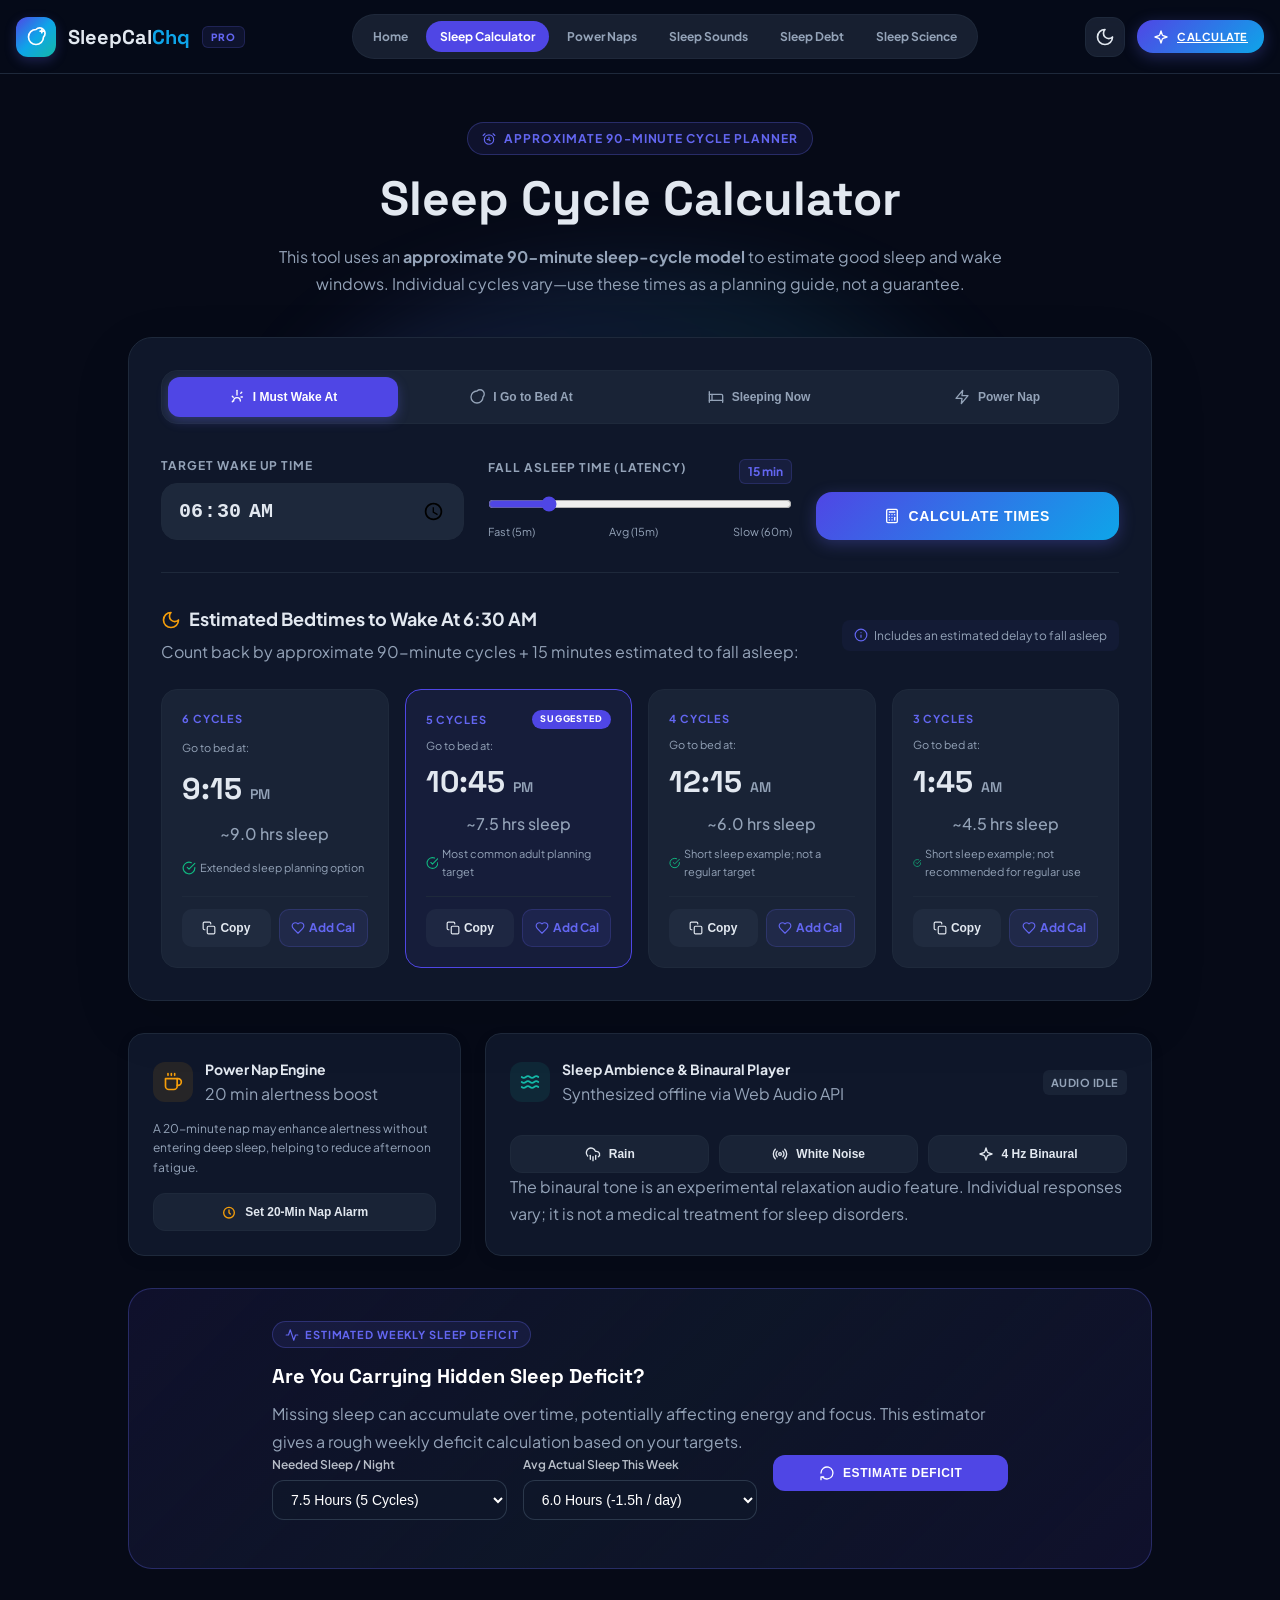
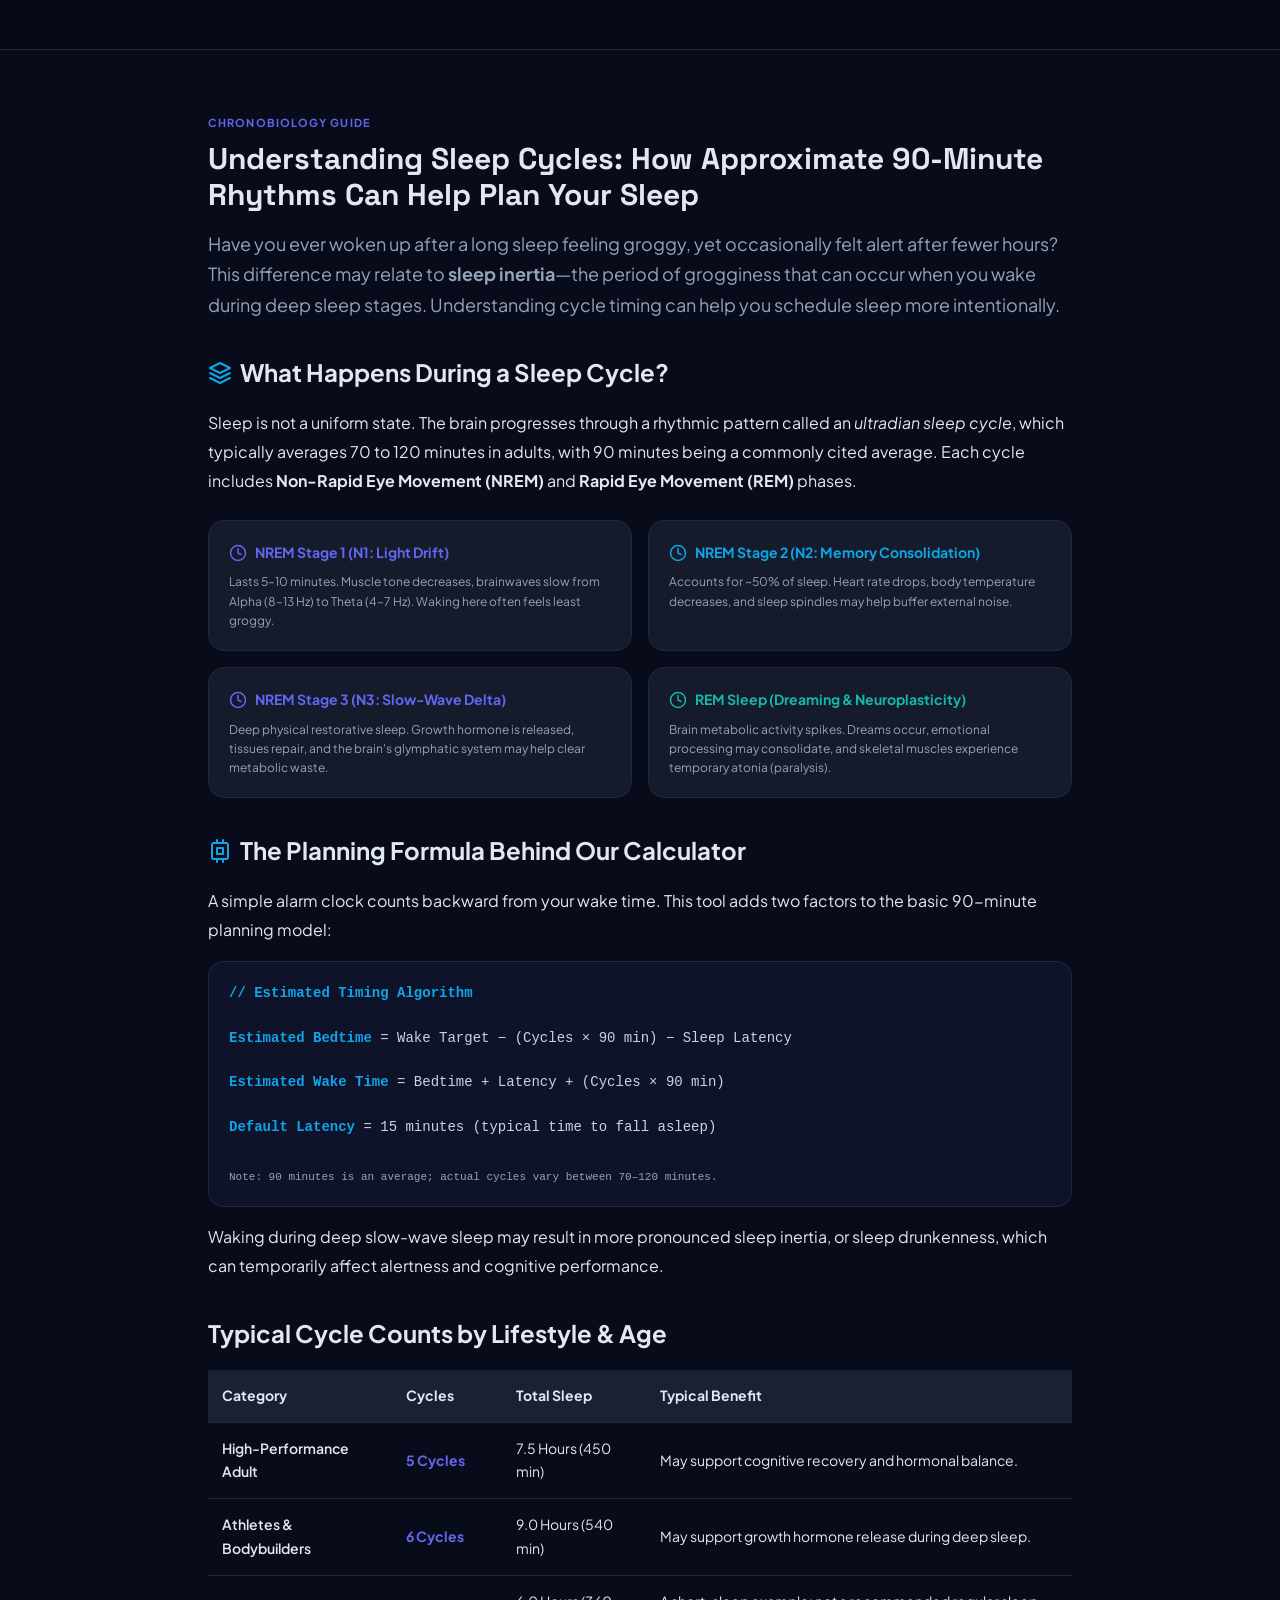
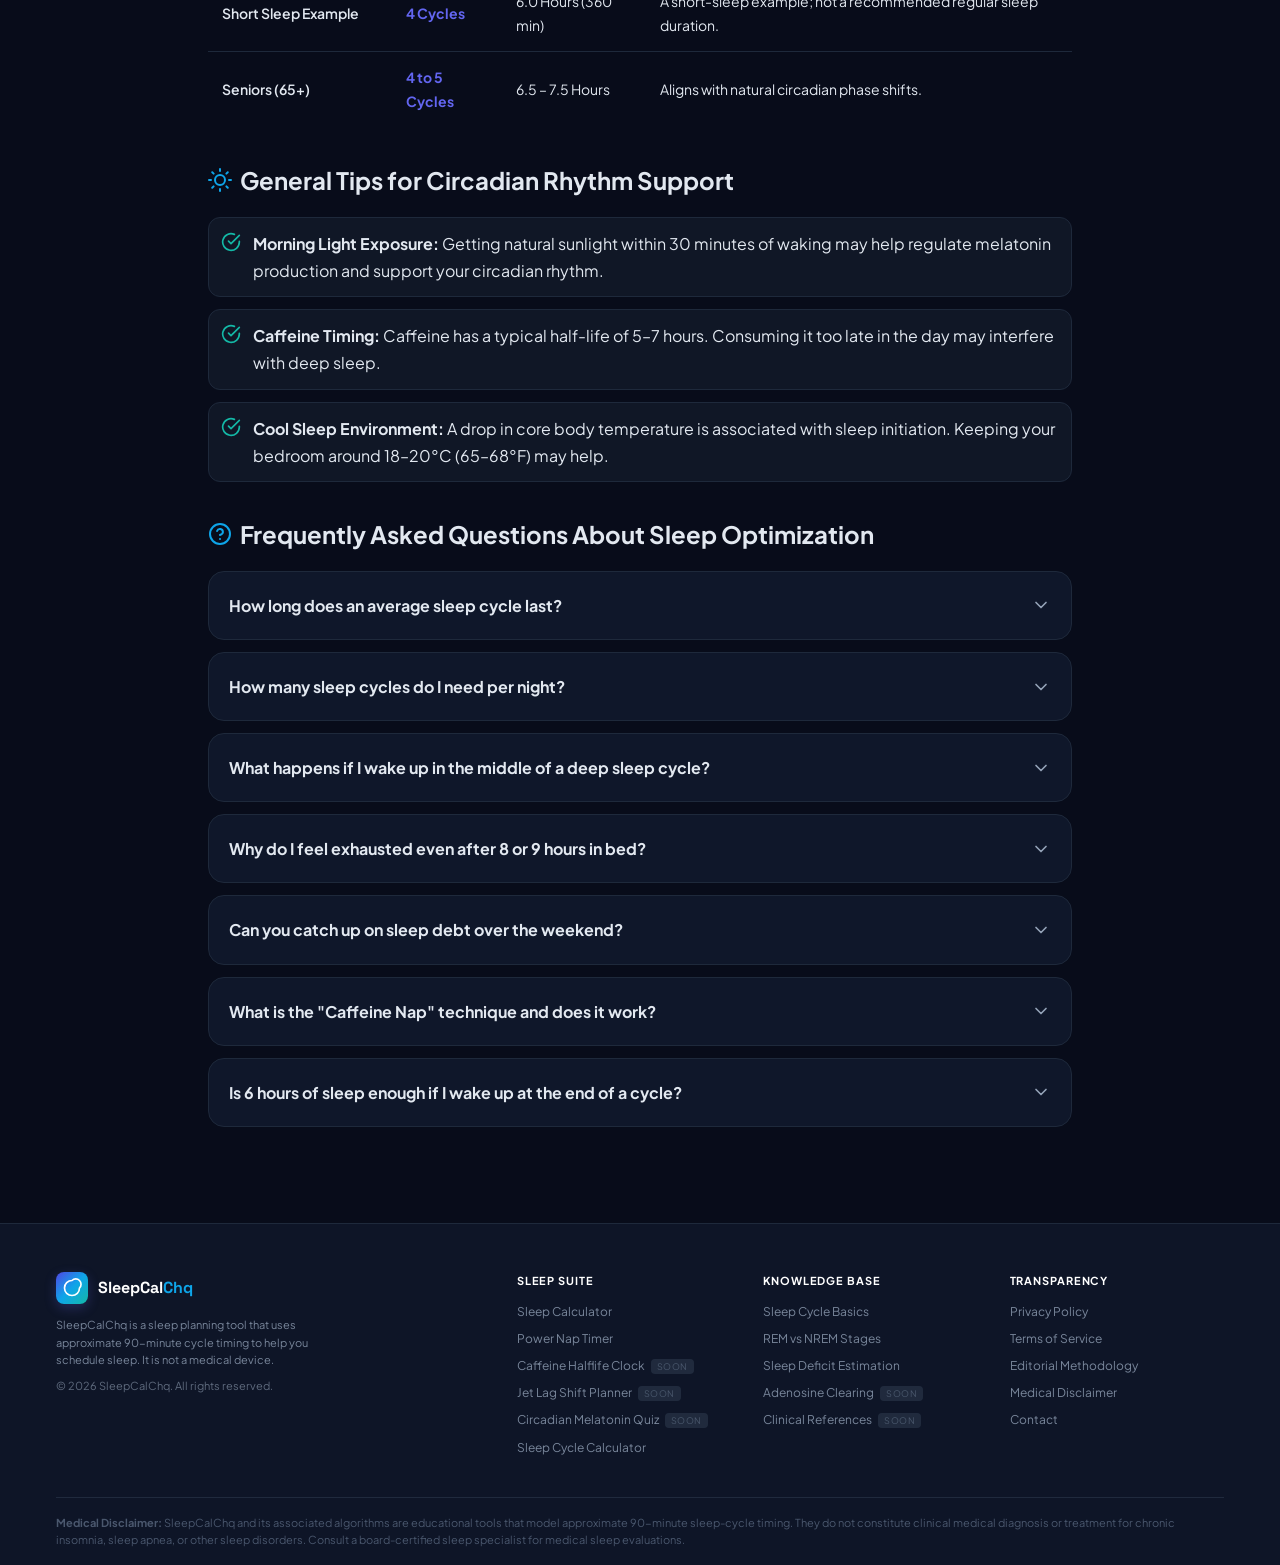
<file: index.html>
<!DOCTYPE html>
<html lang="en" class="dark">
<head>
    <meta charset="UTF-8">
    <meta name="viewport" content="width=device-width, initial-scale=1.0">
    <title>Sleep Cycle Calculator | Bedtime & Wake Up Time Calculator</title>
    <meta name="description" content="Use a sleep cycle calculator to estimate bedtime and wake-up times with an approximate 90-minute sleep-cycle model. Plan your sleep schedule with practical timing estimates.">
    <meta name="keywords" content="sleep cycle calculator, 90 minute sleep cycle, REM sleep calculator, best time to wake up, what time should I go to sleep, sleep debt calculator, circadian rhythm calculator">
    <link rel="canonical" href="https://sleepcalchq.com/">

<!-- Google tag (gtag.js) -->
<script async src="https://www.googletagmanager.com/gtag/js?id=G-QRT7QBW2EH"></script>
<script>
  window.dataLayer = window.dataLayer || [];
  function gtag(){dataLayer.push(arguments);}
  gtag('js', new Date());

  gtag('config', 'G-QRT7QBW2EH');
</script>
    
    <!-- Open Graph / Social Meta -->
    <meta property="og:type" content="website">
    <meta property="og:title" content="Sleep Cycle Calculator | Bedtime & Wake Up Time Calculator">
    <meta property="og:description" content="Use a sleep cycle calculator to estimate bedtime and wake-up times with an approximate 90-minute sleep-cycle model. Plan your sleep schedule with practical timing estimates.">
    <meta property="og:url" content="https://sleepcalchq.com/">
    <meta property="og:image" content="https://sleepcalchq.com/assets/og-preview.png">
    <meta property="og:image:width" content="1200">
    <meta property="og:image:height" content="630">

    <!-- Twitter Card -->
    <meta name="twitter:card" content="summary_large_image">
    <meta name="twitter:title" content="Sleep Cycle Calculator | Bedtime & Wake Up Time Calculator">
    <meta name="twitter:description" content="Use a sleep cycle calculator to estimate bedtime and wake-up times with an approximate 90-minute sleep-cycle model. Plan your sleep schedule with practical timing estimates.">
    <meta name="twitter:image" content="https://sleepcalchq.com/assets/og-preview.png">

    <!-- Favicon (Data URI SVG) -->
    <link rel="icon" type="image/svg+xml" href="data:image/svg+xml,%3Csvg xmlns='http://www.w3.org/2000/svg' viewBox='0 0 24 24' fill='%230284c7'%3E%3Cpath d='M12 3a6 6 0 0 1 9 9 9 9 0 1 1-9-9Z'/%3E%3C/svg%3E">

    <!-- Google Fonts -->
    <link rel="preconnect" href="https://fonts.googleapis.com">
    <link rel="preconnect" href="https://fonts.gstatic.com" crossorigin>
    <link href="https://fonts.googleapis.com/css2?family=Plus+Jakarta+Sans:wght@300;400;500;600;700;800&family=Space+Grotesk:wght@500;700&display=swap" rel="stylesheet">

    <!-- External CSS -->
    <link rel="stylesheet" href="/assets/css/main.css">

    <!-- Inline style for menu fixes (needed for mobile display) -->
    <style>
        /* ===== Home link visibility (Desktop & Mobile) ===== */
        .nav-desktop a[href="/"],
        .mobile-menu a[href="/"] {
            display: inline-flex !important;
            visibility: visible !important;
        }

        /* ===== Mobile menu styling ===== */
        .mobile-menu {
            display: none;
            position: fixed;
            top: 60px;
            left: 0;
            right: 0;
            background: #0f172a;
            padding: 1rem;
            z-index: 9999;
            flex-direction: column;
            gap: 0.5rem;
            border-bottom: 1px solid rgba(148, 163, 184, 0.2);
            box-shadow: 0 8px 24px rgba(0, 0, 0, 0.3);
        }
        .mobile-menu.active {
            display: flex;
        }
        .mobile-menu a {
            color: #e2e8f0;
            padding: 0.75rem 1rem;
            text-decoration: none;
            border-radius: 8px;
            font-size: 0.875rem;
            font-weight: 500;
        }
        .mobile-menu a:hover {
            background: rgba(148, 163, 184, 0.1);
        }

        /* Desktop: hide mobile button & menu */
        @media (min-width: 769px) {
            .mobile-menu-btn {
                display: none !important;
            }
            .mobile-menu {
                display: none !important;
            }
        }
        /* Mobile: hide desktop nav, show hamburger */
        @media (max-width: 768px) {
            .nav-desktop {
                display: none !important;
            }
            .mobile-menu-btn {
                display: inline-flex !important;
            }
        }
    </style>

    <!-- JSON-LD Advanced Schema (fixed with proper closing) -->
    <script type="application/ld+json">
        {
            "@context": "https://schema.org",
            "@graph": [{
                "@type": "WebApplication",
                "name": "SleepCalChq",
                "url": "https://sleepcalchq.com/",
                "applicationCategory": "HealthApplication",
                "operatingSystem": "All",
                "offers": {
                    "@type": "Offer",
                    "price": "0",
                    "priceCurrency": "USD"
                },
                "featureList": [
                    "90-minute sleep cycle estimator",
                    "Wake time bedtime planner",
                    "Power nap optimizer",
                    "Sleep debt calculator",
                    "Ambient sound synthesizer"
                ],
                "browserRequirements": "Requires JavaScript"
            }, {
                "@type": "WebSite",
                "name": "SleepCalChq",
                "url": "https://sleepcalchq.com/",
                "potentialAction": {
                    "@type": "SearchAction",
                    "target": "https://sleepcalchq.com/?q={search_term_string}",
                    "query-input": "required name=search_term_string"
                }
            }, {
                "@type": "Organization",
                "name": "SleepCalChq",
                "url": "https://sleepcalchq.com/",
                "logo": "https://sleepcalchq.com/assets/logo.png",
                "contactPoint": {
                    "@type": "ContactPoint",
                    "email": "supportsleepcalchq@gmail.com",
                    "contactType": "customer support"
                }
            }, {
                "@type": "BreadcrumbList",
                "itemListElement": [{
                    "@type": "ListItem",
                    "position": 1,
                    "name": "Home",
                    "item": "https://sleepcalchq.com/"
                }, {
                    "@type": "ListItem",
                    "position": 2,
                    "name": "Sleep Cycle Calculator",
                    "item": "https://sleepcalchq.com/#calculator-hub"
                }]
            }, {
                "@type": "FAQPage",
                "mainEntity": [{
                    "@type": "Question",
                    "name": "How long does an average sleep cycle last?",
                    "acceptedAnswer": {
                        "@type": "Answer",
                        "text": "Most people experience ultradian sleep cycles lasting between 70 to 120 minutes, with 90 minutes being a commonly cited average. The exact duration varies from person to person and can change throughout the night."
                    }
                }, {
                    "@type": "Question",
                    "name": "How many sleep cycles do I need per night?",
                    "acceptedAnswer": {
                        "@type": "Answer",
                        "text": "The number of cycles varies by individual. Many adults function best with 5 cycles (approximately 7.5 hours) of sleep. Some people feel refreshed after 4 cycles (6 hours), while athletes or those with high physical demands may require 6 cycles (9 hours)."
                    }
                }, {
                    "@type": "Question",
                    "name": "What happens if I wake up in the middle of a deep sleep cycle?",
                    "acceptedAnswer": {
                        "@type": "Answer",
                        "text": "Waking during deep slow-wave (delta) sleep can cause a phenomenon called sleep inertia — a period of grogginess and cognitive impairment. This occurs because the brain is abruptly interrupted during a high-adenosine state, which may take up to an hour to clear."
                    }
                }, {
                    "@type": "Question",
                    "name": "Why do I feel exhausted even after 8 or 9 hours in bed?",
                    "acceptedAnswer": {
                        "@type": "Answer",
                        "text": "Even with enough total sleep, fragmented sleep cycles, sleep apnea, or frequent mid-cycle awakenings can reduce the quality of sleep. The balance between light, deep, and REM sleep is crucial; waking at the wrong time can leave you feeling unrefreshed."
                    }
                }, {
                    "@type": "Question",
                    "name": "Can you catch up on sleep debt over the weekend?",
                    "acceptedAnswer": {
                        "@type": "Answer",
                        "text": "Partially, but not entirely. Sleeping in on Saturday can recover acute fatigue, but may not reverse long-term metabolic disruption from chronic sleep restriction. A healthier approach is going to bed 45 minutes earlier each night rather than sleeping 3 hours later on weekends."
                    }
                }, {
                    "@type": "Question",
                    "name": "What is the 'Caffeine Nap' technique and does it work?",
                    "acceptedAnswer": {
                        "@type": "Answer",
                        "text": "A caffeine nap involves drinking a shot of espresso and immediately lying down for a 20-minute nap. Caffeine takes roughly 20 to 25 minutes to be absorbed, so it may enhance alertness as you wake before entering deep sleep. Many people find it helpful, though individual responses vary."
                    }
                }, {
                    "@type": "Question",
                    "name": "Is 6 hours of sleep enough if I wake up at the end of a cycle?",
                    "acceptedAnswer": {
                        "@type": "Answer",
                        "text": "Waking at the end of a cycle may reduce morning grogginess compared to waking mid-cycle. However, consistently sleeping only 6 hours over long periods is linked to cumulative sleep deficit and reduced cognitive performance. Most adults generally need at least 7 hours of sleep per night, although individual sleep needs vary. The 7.5-hour setting in this calculator is a practical planning example, not a universal target."
                    }
                }]
            }]
        }
    </script>
</head>
<body class="dark">

    <!-- ===================== Header ===================== -->
    <header class="app-header">
        <div class="header-inner">
            <a href="/" class="logo">
                <div class="logo-icon">
                    <!-- moon-star icon -->
                    <svg xmlns="http://www.w3.org/2000/svg" viewBox="0 0 24 24" fill="none" stroke="currentColor" stroke-width="2" stroke-linecap="round" stroke-linejoin="round"><path d="M12 3a6 6 0 0 1 9 9 9 9 0 1 1-9-9Z"/><path d="M19 3v4"/><path d="M21 5h-4"/></svg>
                </div>
                <div class="logo-text">SleepCal<span>Chq</span></div>
                <span class="logo-badge">Pro</span>
            </a>

            <!-- Fixed: added closing </nav> -->
            <nav class="nav-desktop" id="nav-desktop" aria-label="Main navigation">
                <a href="/">Home</a>
                <a href="#calculator-hub" class="active">Sleep Calculator</a>
                <a href="#nap-optimizer">Power Naps</a>
                <a href="#sound-synthesizer">Sleep Sounds</a>
                <a href="#sleep-debt">Sleep Debt</a>
                <a href="#science-guide">Sleep Science</a>
            </nav>

            <div class="header-actions">
                <button id="theme-toggle" class="header-btn" aria-label="Toggle dark/light theme" aria-expanded="false" aria-controls="theme-icon">
                    <svg id="theme-icon" xmlns="http://www.w3.org/2000/svg" viewBox="0 0 24 24" fill="none" stroke="currentColor" stroke-width="2" stroke-linecap="round" stroke-linejoin="round"><path d="M12 3a6 6 0 0 0 9 9 9 9 0 1 1-9-9Z"/></svg>
                </button>
                <button id="mobile-menu-btn" class="header-btn mobile-menu-btn" aria-label="Open menu" aria-expanded="false" aria-controls="mobile-menu">
                    <svg xmlns="http://www.w3.org/2000/svg" viewBox="0 0 24 24" fill="none" stroke="currentColor" stroke-width="2" stroke-linecap="round" stroke-linejoin="round"><line x1="4" y1="6" x2="20" y2="6"/><line x1="4" y1="12" x2="20" y2="12"/><line x1="4" y1="18" x2="20" y2="18"/></svg>
                </button>
                <a href="#calculator-hub" class="calc-btn" style="width:auto; padding:0.5rem 1rem; font-size:0.6875rem;">
                    <svg xmlns="http://www.w3.org/2000/svg" viewBox="0 0 24 24" fill="none" stroke="currentColor" stroke-width="2" stroke-linecap="round" stroke-linejoin="round"><path d="M12 3l1.9 5.8a2 2 0 0 0 1.3 1.3L21 12l-5.8 1.9a2 2 0 0 0-1.3 1.3L12 21l-1.9-5.8a2 2 0 0 0-1.3-1.3L3 12l5.8-1.9a2 2 0 0 0 1.3-1.3L12 3Z"/></svg>
                    Calculate
                </a>
            </div>
        </div>

        <!-- Mobile Navigation Dropdown -->
        <div id="mobile-menu" class="mobile-menu" aria-label="Mobile navigation">
            <a href="/">Home</a>
            <a href="#calculator-hub">Sleep Calculator</a>
            <a href="#nap-optimizer">Power Naps</a>
            <a href="#sound-synthesizer">Sleep Sounds</a>
            <a href="#sleep-debt">Sleep Debt</a>
            <a href="#science-guide">Sleep Science</a>
        </div>
        
    </header>

    <!-- ===================== Main Content ===================== -->
    <main class="flex-1">

        <!-- Hero + Calculator Section -->
        <section class="hero" id="calculator-hub">
            <div class="container">
                <div class="hero-content">
                    <div class="hero-badge">
                        <svg xmlns="http://www.w3.org/2000/svg" viewBox="0 0 24 24" fill="none" stroke="currentColor" stroke-width="2" stroke-linecap="round" stroke-linejoin="round"><circle cx="12" cy="13" r="8"/><path d="M12 9v4l2 2"/><path d="M5 3L2 6"/><path d="M19 3l3 3"/><path d="M9 13h2"/></svg>
                        Approximate 90-Minute Cycle Planner
                    </div>
                    <h1>Sleep Cycle Calculator</h1>
                    <p>This tool uses an <strong>approximate 90-minute sleep-cycle model</strong> to estimate good sleep and wake windows. Individual cycles vary—use these times as a planning guide, not a guarantee.</p>
                </div>

                <!-- Main Calculator Card -->
                <div class="calculator-card">
                    <!-- Mode Tabs -->
                    <div class="tabs" role="tablist" aria-label="Sleep calculator modes">
                        <button onclick="switchMode('wakeAt')" id="tab-wakeAt" class="tab-btn active" role="tab" aria-selected="true" aria-controls="input-container">
                            <svg xmlns="http://www.w3.org/2000/svg" viewBox="0 0 24 24" fill="none" stroke="currentColor" stroke-width="2" stroke-linecap="round" stroke-linejoin="round"><path d="M17 18a5 5 0 0 0-10 0"/><path d="M12 9V2"/><path d="M4.93 10.93l1.41 1.41"/><path d="M20 12h-2"/><path d="M6.34 17.66l-1.41 1.41"/><path d="M19.07 4.93l-1.41 1.41"/></svg>
                            I Must Wake At
                        </button>
                        <button onclick="switchMode('sleepAt')" id="tab-sleepAt" class="tab-btn" role="tab" aria-selected="false">
                            <svg xmlns="http://www.w3.org/2000/svg" viewBox="0 0 24 24" fill="none" stroke="currentColor" stroke-width="2" stroke-linecap="round" stroke-linejoin="round"><path d="M12 3a6 6 0 0 1 9 9 9 9 0 1 1-9-9Z"/></svg>
                            I Go to Bed At
                        </button>
                        <button onclick="switchMode('sleepNow')" id="tab-sleepNow" class="tab-btn" role="tab" aria-selected="false">
                            <svg xmlns="http://www.w3.org/2000/svg" viewBox="0 0 24 24" fill="none" stroke="currentColor" stroke-width="2" stroke-linecap="round" stroke-linejoin="round"><path d="M2 4v16"/><path d="M2 8h18a2 2 0 0 1 2 2v10"/><path d="M2 17h20"/><path d="M6 8v9"/></svg>
                            Sleeping Now
                        </button>
                        <button onclick="switchMode('napMode')" id="tab-napMode" class="tab-btn" role="tab" aria-selected="false">
                            <svg xmlns="http://www.w3.org/2000/svg" viewBox="0 0 24 24" fill="none" stroke="currentColor" stroke-width="2" stroke-linecap="round" stroke-linejoin="round"><path d="M13 2L3 14h9l-1 8 10-12h-9l1-8z"/></svg>
                            Power Nap
                        </button>
                    </div>

                    <!-- Input Section -->
                    <div id="input-container" class="input-grid">
                        <div id="time-input-wrapper" class="input-group">
                            <label for="target-time" id="time-label">Target Wake Up Time</label>
                            <input type="time" id="target-time" value="06:30" aria-label="Target time">
                        </div>

                        <div class="input-group">
                            <div class="latency-label-row">
                                <label for="latency-slider">Fall Asleep Time (Latency)</label>
                                <span id="latency-val" class="latency-value">15 min</span>
                            </div>
                            <input type="range" id="latency-slider" min="5" max="60" value="15" step="5" class="latency-range" oninput="updateLatency(this.value)" aria-label="Sleep latency minutes">
                            <div class="latency-legend">
                                <span>Fast (5m)</span>
                                <span>Avg (15m)</span>
                                <span>Slow (60m)</span>
                            </div>
                        </div>

                        <div class="input-group">
                            <button onclick="calculateCycles()" class="calc-btn">
                                <svg xmlns="http://www.w3.org/2000/svg" viewBox="0 0 24 24" fill="none" stroke="currentColor" stroke-width="2" stroke-linecap="round" stroke-linejoin="round"><rect x="4" y="2" width="16" height="20" rx="2"/><line x1="8" y1="6" x2="16" y2="6"/><line x1="16" y1="14" x2="16" y2="18"/><path d="M8 10h.01"/><path d="M12 10h.01"/><path d="M16 10h.01"/><path d="M8 14h.01"/><path d="M12 14h.01"/><path d="M8 18h.01"/><path d="M12 18h.01"/></svg>
                                Calculate Times
                            </button>
                        </div>
                    </div>

                    <!-- Results Area -->
                    <div id="results-area" class="results-area">
                        <div class="results-header">
                            <div>
                                <h3 id="results-title" class="results-title">
                                    <svg xmlns="http://www.w3.org/2000/svg" viewBox="0 0 24 24" fill="none" stroke="currentColor" stroke-width="2" stroke-linecap="round" stroke-linejoin="round"><path d="M12 3l1.9 5.8a2 2 0 0 0 1.3 1.3L21 12l-5.8 1.9a2 2 0 0 0-1.3 1.3L12 21l-1.9-5.8a2 2 0 0 0-1.3-1.3L3 12l5.8-1.9a2 2 0 0 0 1.3-1.3L12 3Z"/></svg>
                                    Estimated Times to Sleep
                                </h3>
                                <p id="results-subtitle" class="results-subtitle">
                                    These are estimates based on an approximate 90-minute cycle model. Actual cycles vary.
                                </p>
                            </div>
                            <span class="results-info">
                                <svg xmlns="http://www.w3.org/2000/svg" viewBox="0 0 24 24" fill="none" stroke="currentColor" stroke-width="2" stroke-linecap="round" stroke-linejoin="round"><circle cx="12" cy="12" r="10"/><path d="M12 16v-4"/><path d="M12 8h.01"/></svg>
                                Includes an estimated delay to fall asleep
                            </span>
                        </div>

                        <div id="cards-grid" class="cards-grid"></div>
                    </div>
                </div>

                <!-- Quick Tools Grid -->
                <div class="quick-tools">

                    <!-- Power Nap Card -->
                    <div id="nap-optimizer" class="tool-card">
                        <div class="tool-card-header">
                            <div class="tool-icon" style="background: rgba(245, 158, 11, 0.1); color: var(--amber);">
                                <svg xmlns="http://www.w3.org/2000/svg" viewBox="0 0 24 24" fill="none" stroke="currentColor" stroke-width="2" stroke-linecap="round" stroke-linejoin="round"><path d="M17 8h1a4 4 0 0 1 0 8h-1"/><path d="M3 8h14v9a4 4 0 0 1-4 4H7a4 4 0 0 1-4-4Z"/><line x1="6" y1="2" x2="6" y2="4"/><line x1="10" y1="2" x2="10" y2="4"/><line x1="14" y1="2" x2="14" y2="4"/></svg>
                            </div>
                            <div>
                                <h4 class="tool-title">Power Nap Engine</h4>
                                <p class="tool-subtitle">20 min alertness boost</p>
                            </div>
                        </div>
                        <p style="font-size:0.75rem; color:var(--text-muted); line-height:1.6; margin-bottom:1rem;">
                            A 20-minute nap may enhance alertness without entering deep sleep, helping to reduce afternoon fatigue.
                        </p>
                        <button onclick="startQuickNap(20)" class="tool-btn">
                            <svg xmlns="http://www.w3.org/2000/svg" viewBox="0 0 24 24" fill="none" stroke="currentColor" stroke-width="2" stroke-linecap="round" stroke-linejoin="round"><circle cx="12" cy="13" r="8"/><path d="M12 9v4l2 2"/></svg>
                            Set 20-Min Nap Alarm
                        </button>
                    </div>

                    <!-- Ambient Sound Synthesizer -->
                    <div id="sound-synthesizer" class="tool-card" style="grid-column: span 1;">
                        <div style="display:flex; flex-direction:column; gap:0.5rem; margin-bottom:0.75rem;">
                            <div class="tool-card-header">
                                <div class="tool-icon" style="background: rgba(20, 184, 166, 0.1); color: var(--teal);">
                                    <svg xmlns="http://www.w3.org/2000/svg" viewBox="0 0 24 24" fill="none" stroke="currentColor" stroke-width="2" stroke-linecap="round" stroke-linejoin="round"><path d="M2 6c.6.5 1.2 1 2.5 1C7 7 7 5 9.5 5c2.6 0 2.4 2 5 2 2.5 0 2.5-2 5-2 1.3 0 1.9.5 2.5 1"/><path d="M2 12c.6.5 1.2 1 2.5 1 2.5 0 2.5-2 5-2 2.6 0 2.4 2 5 2 2.5 0 2.5-2 5-2 1.3 0 1.9.5 2.5 1"/><path d="M2 18c.6.5 1.2 1 2.5 1 2.5 0 2.5-2 5-2 2.6 0 2.4 2 5 2 2.5 0 2.5-2 5-2 1.3 0 1.9.5 2.5 1"/></svg>
                                </div>
                                <div style="display:flex; justify-content:space-between; align-items:center; width:100%;">
                                    <div>
                                        <h4 class="tool-title">Sleep Ambience & Binaural Player</h4>
                                        <p class="tool-subtitle">Synthesized offline via Web Audio API</p>
                                    </div>
                                    <span id="sound-status" class="sound-status">Audio Idle</span>
                                </div>
                            </div>
                        </div>

                        <div class="sound-grid">
                            <button onclick="toggleAudio('rain')" id="btn-sound-rain" class="sound-btn" aria-label="Play rain sounds">
                                <svg xmlns="http://www.w3.org/2000/svg" viewBox="0 0 24 24" fill="none" stroke="currentColor" stroke-width="2" stroke-linecap="round" stroke-linejoin="round"><path d="M20 16.2A4.5 4.5 0 0 0 17.5 8h-1.8A7 7 0 1 0 4 14.9"/><path d="M16 14v6"/><path d="M8 14v6"/><path d="M12 16v6"/></svg>
                                Rain
                            </button>
                            <button onclick="toggleAudio('white')" id="btn-sound-white" class="sound-btn" aria-label="Play white noise">
                                <svg xmlns="http://www.w3.org/2000/svg" viewBox="0 0 24 24" fill="none" stroke="currentColor" stroke-width="2" stroke-linecap="round" stroke-linejoin="round"><circle cx="12" cy="12" r="2"/><path d="M16.24 7.76a6 6 0 0 1 0 8.49m-8.48-.01a6 6 0 0 1 0-8.49m11.31-2.82a10 10 0 0 1 0 14.14m-14.14 0a10 10 0 0 1 0-14.14"/></svg>
                                White Noise
                            </button>
                            <button onclick="toggleAudio('binaural')" id="btn-sound-binaural" class="sound-btn" aria-label="Play binaural beat">
                                <svg xmlns="http://www.w3.org/2000/svg" viewBox="0 0 24 24" fill="none" stroke="currentColor" stroke-width="2" stroke-linecap="round" stroke-linejoin="round"><path d="M12 3l1.9 5.8a2 2 0 0 0 1.3 1.3L21 12l-5.8 1.9a2 2 0 0 0-1.3 1.3L12 21l-1.9-5.8a2 2 0 0 0-1.3-1.3L3 12l5.8-1.9a2 2 0 0 0 1.3-1.3L12 3Z"/></svg>
                                4 Hz Binaural
                            </button>
                        </div>
                        <p class="sound-note">
                            The binaural tone is an experimental relaxation audio feature. Individual responses vary; it is not a medical treatment for sleep disorders.
                        </p>
                    </div>
                </div>

                <!-- Sleep Debt Interactive Widget -->
                <div id="sleep-debt" class="sleep-debt-section">
                    <div class="container-sm" style="max-width:768px; margin:0 auto;">
                        <div class="debt-badge">
                            <svg xmlns="http://www.w3.org/2000/svg" viewBox="0 0 24 24" fill="none" stroke="currentColor" stroke-width="2" stroke-linecap="round" stroke-linejoin="round"><path d="M22 12h-4l-3 9L9 3l-3 9H2"/></svg>
                            Estimated Weekly Sleep Deficit
                        </div>
                        <h3 class="debt-section-title">Are You Carrying Hidden Sleep Deficit?</h3>
                        <p class="debt-section-desc">
                            Missing sleep can accumulate over time, potentially affecting energy and focus. This estimator gives a rough weekly deficit calculation based on your targets.
                        </p>

                        <div class="debt-grid">
                            <div class="debt-field">
                                <label for="debt-needed">Needed Sleep / Night</label>
                                <select id="debt-needed">
                                    <option value="7">7.0 Hours (Standard)</option>
                                    <option value="7.5" selected>7.5 Hours (5 Cycles)</option>
                                    <option value="8">8.0 Hours</option>
                                    <option value="9">9.0 Hours (Athletes/Teens)</option>
                                </select>
                            </div>
                            <div class="debt-field">
                                <label for="debt-actual">Avg Actual Sleep This Week</label>
                                <select id="debt-actual">
                                    <option value="5">5.0 Hours (-2.5h / day)</option>
                                    <option value="6" selected>6.0 Hours (-1.5h / day)</option>
                                    <option value="6.5">6.5 Hours (-1.0h / day)</option>
                                    <option value="7">7.0 Hours</option>
                                </select>
                            </div>
                            <div class="debt-field">
                                <button onclick="calculateSleepDebt()" class="debt-submit">
                                    <svg xmlns="http://www.w3.org/2000/svg" viewBox="0 0 24 24" fill="none" stroke="currentColor" stroke-width="2" stroke-linecap="round" stroke-linejoin="round"><path d="M3 12a9 9 0 1 1 2.64 6.36"/><path d="M3 22v-4h4"/></svg>
                                    Estimate Deficit
                                </button>
                            </div>
                        </div>

                        <div id="debt-result" class="debt-result">
                            <!-- Injected JS Calculation -->
                        </div>
                    </div>
                </div>

            </div>
        </section>

        <!-- ================================================================= -->
        <!-- 3. DEEP HUMAN-WRITTEN SCIENTIFIC ARTICLE GUIDE                    -->
        <!-- ================================================================= -->
        <article id="science-guide" class="article-section">
            <div class="article-container">
                
                <!-- Section 1: Introduction -->
                <header class="article-header">
                    <span class="article-category">Chronobiology Guide</span>
                    <h2 class="article-title">Understanding Sleep Cycles: How Approximate 90-Minute Rhythms Can Help Plan Your Sleep</h2>
                    <p class="article-intro">
                        Have you ever woken up after a long sleep feeling groggy, yet occasionally felt alert after fewer hours? This difference may relate to <strong>sleep inertia</strong>—the period of grogginess that can occur when you wake during deep sleep stages. Understanding cycle timing can help you schedule sleep more intentionally.
                    </p>
                </header>

                <!-- Section 2: Anatomy of Sleep Cycles -->
                <section style="margin-bottom:2rem;">
                    <h3 class="article-section-title">
                        <svg xmlns="http://www.w3.org/2000/svg" viewBox="0 0 24 24" fill="none" stroke="currentColor" stroke-width="2" stroke-linecap="round" stroke-linejoin="round"><path d="M12 2L2 7l10 5 10-5-10-5z"/><path d="M2 17l10 5 10-5"/><path d="M2 12l10 5 10-5"/></svg>
                        What Happens During a Sleep Cycle?
                    </h3>
                    <p class="article-text">
                        Sleep is not a uniform state. The brain progresses through a rhythmic pattern called an <em>ultradian sleep cycle</em>, which typically averages 70 to 120 minutes in adults, with 90 minutes being a commonly cited average. Each cycle includes <strong>Non-Rapid Eye Movement (NREM)</strong> and <strong>Rapid Eye Movement (REM)</strong> phases.
                    </p>

                    <!-- Cycle Stages Card Box -->
                    <div class="cycle-grid">
                        <div class="cycle-card">
                            <div class="cycle-card-header" style="color: var(--violet);">
                                <svg xmlns="http://www.w3.org/2000/svg" viewBox="0 0 24 24" fill="none" stroke="currentColor" stroke-width="2" stroke-linecap="round" stroke-linejoin="round"><circle cx="12" cy="12" r="10"/><path d="M12 6v6l4 2"/></svg>
                                NREM Stage 1 (N1: Light Drift)
                            </div>
                            <p class="cycle-card-desc">
                                Lasts 5–10 minutes. Muscle tone decreases, brainwaves slow from Alpha (8–13 Hz) to Theta (4–7 Hz). Waking here often feels least groggy.
                            </p>
                        </div>
                        <div class="cycle-card">
                            <div class="cycle-card-header" style="color: var(--sky);">
                                <svg xmlns="http://www.w3.org/2000/svg" viewBox="0 0 24 24" fill="none" stroke="currentColor" stroke-width="2" stroke-linecap="round" stroke-linejoin="round"><circle cx="12" cy="12" r="10"/><path d="M12 6v6l4 2"/></svg>
                                NREM Stage 2 (N2: Memory Consolidation)
                            </div>
                            <p class="cycle-card-desc">
                                Accounts for ~50% of sleep. Heart rate drops, body temperature decreases, and sleep spindles may help buffer external noise.
                            </p>
                        </div>
                        <div class="cycle-card">
                            <div class="cycle-card-header" style="color: var(--violet);">
                                <svg xmlns="http://www.w3.org/2000/svg" viewBox="0 0 24 24" fill="none" stroke="currentColor" stroke-width="2" stroke-linecap="round" stroke-linejoin="round"><circle cx="12" cy="12" r="10"/><path d="M12 6v6l4 2"/></svg>
                                NREM Stage 3 (N3: Slow-Wave Delta)
                            </div>
                            <p class="cycle-card-desc">
                                Deep physical restorative sleep. Growth hormone is released, tissues repair, and the brain's glymphatic system may help clear metabolic waste.
                            </p>
                        </div>
                        <div class="cycle-card">
                            <div class="cycle-card-header" style="color: var(--teal);">
                                <svg xmlns="http://www.w3.org/2000/svg" viewBox="0 0 24 24" fill="none" stroke="currentColor" stroke-width="2" stroke-linecap="round" stroke-linejoin="round"><circle cx="12" cy="12" r="10"/><path d="M12 6v6l4 2"/></svg>
                                REM Sleep (Dreaming & Neuroplasticity)
                            </div>
                            <p class="cycle-card-desc">
                                Brain metabolic activity spikes. Dreams occur, emotional processing may consolidate, and skeletal muscles experience temporary atonia (paralysis).
                            </p>
                        </div>
                    </div>
                </section>

                <!-- Section 3: The Math of Waking Up -->
                <section style="margin-bottom:2rem;">
                    <h3 class="article-section-title">
                        <svg xmlns="http://www.w3.org/2000/svg" viewBox="0 0 24 24" fill="none" stroke="currentColor" stroke-width="2" stroke-linecap="round" stroke-linejoin="round"><rect x="4" y="4" width="16" height="16" rx="2"/><rect x="9" y="9" width="6" height="6"/><line x1="9" y1="1" x2="9" y2="4"/><line x1="15" y1="1" x2="15" y2="4"/><line x1="9" y1="20" x2="9" y2="23"/><line x1="15" y1="20" x2="15" y2="23"/></svg>
                        The Planning Formula Behind Our Calculator
                    </h3>
                    <p class="article-text">
                        A simple alarm clock counts backward from your wake time. This tool adds two factors to the basic 90-minute planning model:
                    </p>
                    <div class="formula-box">
                        <strong>// Estimated Timing Algorithm</strong><br><br>
                        <strong>Estimated Bedtime</strong> = Wake Target − (Cycles × 90 min) − Sleep Latency<br><br>
                        <strong>Estimated Wake Time</strong> = Bedtime + Latency + (Cycles × 90 min)<br><br>
                        <strong>Default Latency</strong> = 15 minutes (typical time to fall asleep)<br><br>
                        <p class="formula-note">Note: 90 minutes is an average; actual cycles vary between 70–120 minutes.</p>
                    </div>
                    <p class="article-text">
                        Waking during deep slow-wave sleep may result in more pronounced sleep inertia, or sleep drunkenness, which can temporarily affect alertness and cognitive performance.
                    </p>
                </section>

                <!-- Section 4: Optimal Cycle Matrix Table -->
                <section style="margin-bottom:2rem;">
                    <h3 class="article-section-title">Typical Cycle Counts by Lifestyle & Age</h3>
                    <div class="table-wrap">
                        <table class="comparison-table">
                            <thead>
                                <tr>
                                    <th>Category</th>
                                    <th>Cycles</th>
                                    <th>Total Sleep</th>
                                    <th>Typical Benefit</th>
                                </tr>
                            </thead>
                            <tbody>
                                <tr>
                                    <td>High-Performance Adult</td>
                                    <td class="highlight">5 Cycles</td>
                                    <td>7.5 Hours (450 min)</td>
                                    <td>May support cognitive recovery and hormonal balance.</td>
                                </tr>
                                <tr>
                                    <td>Athletes & Bodybuilders</td>
                                    <td class="highlight">6 Cycles</td>
                                    <td>9.0 Hours (540 min)</td>
                                    <td>May support growth hormone release during deep sleep.</td>
                                </tr>
                                <tr>
                                    <td>Short Sleep Example</td>
                                    <td class="highlight">4 Cycles</td>
                                    <td>6.0 Hours (360 min)</td>
                                    <td>A short-sleep example; not a recommended regular sleep duration.</td>
                                </tr>
                                <tr>
                                    <td>Seniors (65+)</td>
                                    <td class="highlight">4 to 5 Cycles</td>
                                    <td>6.5 – 7.5 Hours</td>
                                    <td>Aligns with natural circadian phase shifts.</td>
                                </tr>
                            </tbody>
                        </table>
                    </div>
                </section>

                <!-- Section 5: Circadian Rhythm Mastery Protocol -->
                <section style="margin-bottom:2rem;">
                    <h3 class="article-section-title">
                        <svg xmlns="http://www.w3.org/2000/svg" viewBox="0 0 24 24" fill="none" stroke="currentColor" stroke-width="2" stroke-linecap="round" stroke-linejoin="round"><circle cx="12" cy="12" r="5"/><line x1="12" y1="1" x2="12" y2="3"/><line x1="12" y1="21" x2="12" y2="23"/><line x1="4.22" y1="4.22" x2="5.64" y2="5.64"/><line x1="18.36" y1="18.36" x2="19.78" y2="19.78"/><line x1="1" y1="12" x2="3" y2="12"/><line x1="21" y1="12" x2="23" y2="12"/><line x1="4.22" y1="19.78" x2="5.64" y2="18.36"/><line x1="18.36" y1="5.64" x2="19.78" y2="4.22"/></svg>
                        General Tips for Circadian Rhythm Support
                    </h3>
                    <ul class="tip-list">
                        <li>
                            <svg xmlns="http://www.w3.org/2000/svg" viewBox="0 0 24 24" fill="none" stroke="currentColor" stroke-width="2" stroke-linecap="round" stroke-linejoin="round"><path d="M22 11.08V12a10 10 0 1 1-5.93-9.14"/><path d="M22 4L12 14.01l-3-3"/></svg>
                            <div><strong>Morning Light Exposure:</strong> Getting natural sunlight within 30 minutes of waking may help regulate melatonin production and support your circadian rhythm.</div>
                        </li>
                        <li>
                            <svg xmlns="http://www.w3.org/2000/svg" viewBox="0 0 24 24" fill="none" stroke="currentColor" stroke-width="2" stroke-linecap="round" stroke-linejoin="round"><path d="M22 11.08V12a10 10 0 1 1-5.93-9.14"/><path d="M22 4L12 14.01l-3-3"/></svg>
                            <div><strong>Caffeine Timing:</strong> Caffeine has a typical half-life of 5–7 hours. Consuming it too late in the day may interfere with deep sleep.</div>
                        </li>
                        <li>
                            <svg xmlns="http://www.w3.org/2000/svg" viewBox="0 0 24 24" fill="none" stroke="currentColor" stroke-width="2" stroke-linecap="round" stroke-linejoin="round"><path d="M22 11.08V12a10 10 0 1 1-5.93-9.14"/><path d="M22 4L12 14.01l-3-3"/></svg>
                            <div><strong>Cool Sleep Environment:</strong> A drop in core body temperature is associated with sleep initiation. Keeping your bedroom around 18–20°C (65–68°F) may help.</div>
                        </li>
                    </ul>
                </section>

                <!-- Section 6: Frequently Asked Questions (Interactive Accordion) -->
                <section style="margin-bottom:2rem;">
                    <h3 class="article-section-title">
                        <svg xmlns="http://www.w3.org/2000/svg" viewBox="0 0 24 24" fill="none" stroke="currentColor" stroke-width="2" stroke-linecap="round" stroke-linejoin="round"><circle cx="12" cy="12" r="10"/><path d="M9.09 9a3 3 0 0 1 5.83 1c0 2-3 3-3 3"/><path d="M12 17h.01"/></svg>
                        Frequently Asked Questions About Sleep Optimization
                    </h3>
                    
                    <div class="faq-list">
                        <details class="faq-item">
                            <summary>
                                <h4>How long does an average sleep cycle last?</h4>
                                <svg class="chevron" xmlns="http://www.w3.org/2000/svg" viewBox="0 0 24 24" fill="none" stroke="currentColor" stroke-width="2" stroke-linecap="round" stroke-linejoin="round"><path d="M6 9l6 6 6-6"/></svg>
                            </summary>
                            <div class="faq-answer">
                                Most people experience ultradian sleep cycles lasting between 70 to 120 minutes, with 90 minutes being a commonly cited average. The exact duration varies from person to person and can change throughout the night.
                            </div>
                        </details>
                        
                        <details class="faq-item">
                            <summary>
                                <h4>How many sleep cycles do I need per night?</h4>
                                <svg class="chevron" xmlns="http://www.w3.org/2000/svg" viewBox="0 0 24 24" fill="none" stroke="currentColor" stroke-width="2" stroke-linecap="round" stroke-linejoin="round"><path d="M6 9l6 6 6-6"/></svg>
                            </summary>
                            <div class="faq-answer">
                                The number of cycles varies by individual. Many adults function best with 5 cycles (approximately 7.5 hours) of sleep. Some people feel refreshed after 4 cycles (6 hours), while athletes or those with high physical demands may require 6 cycles (9 hours).
                            </div>
                        </details>

                        <details class="faq-item">
                            <summary>
                                <h4>What happens if I wake up in the middle of a deep sleep cycle?</h4>
                                <svg class="chevron" xmlns="http://www.w3.org/2000/svg" viewBox="0 0 24 24" fill="none" stroke="currentColor" stroke-width="2" stroke-linecap="round" stroke-linejoin="round"><path d="M6 9l6 6 6-6"/></svg>
                            </summary>
                            <div class="faq-answer">
                                Waking during deep slow-wave (delta) sleep can cause a phenomenon called sleep inertia — a period of grogginess and cognitive impairment. This occurs because the brain is abruptly interrupted during a high-adenosine state, which may take up to an hour to clear.
                            </div>
                        </details>

                        <details class="faq-item">
                            <summary>
                                <h4>Why do I feel exhausted even after 8 or 9 hours in bed?</h4>
                                <svg class="chevron" xmlns="http://www.w3.org/2000/svg" viewBox="0 0 24 24" fill="none" stroke="currentColor" stroke-width="2" stroke-linecap="round" stroke-linejoin="round"><path d="M6 9l6 6 6-6"/></svg>
                            </summary>
                            <div class="faq-answer">
                                Even with enough total sleep, fragmented sleep cycles, sleep apnea, or frequent mid-cycle awakenings can reduce the quality of sleep. The balance between light, deep, and REM sleep is crucial; waking at the wrong time can leave you feeling unrefreshed.
                            </div>
                        </details>

                        <details class="faq-item">
                            <summary>
                                <h4>Can you catch up on sleep debt over the weekend?</h4>
                                <svg class="chevron" xmlns="http://www.w3.org/2000/svg" viewBox="0 0 24 24" fill="none" stroke="currentColor" stroke-width="2" stroke-linecap="round" stroke-linejoin="round"><path d="M6 9l6 6 6-6"/></svg>
                            </summary>
                            <div class="faq-answer">
                                Partially, but not entirely. Sleeping in on Saturday can recover acute fatigue, but may not reverse long-term metabolic disruption from chronic sleep restriction. A healthier approach is going to bed 45 minutes earlier each night rather than sleeping 3 hours later on weekends.
                            </div>
                        </details>

                        <details class="faq-item">
                            <summary>
                                <h4>What is the "Caffeine Nap" technique and does it work?</h4>
                                <svg class="chevron" xmlns="http://www.w3.org/2000/svg" viewBox="0 0 24 24" fill="none" stroke="currentColor" stroke-width="2" stroke-linecap="round" stroke-linejoin="round"><path d="M6 9l6 6 6-6"/></svg>
                            </summary>
                            <div class="faq-answer">
                                A caffeine nap involves drinking a shot of espresso and immediately lying down for a 20-minute nap. Caffeine takes roughly 20 to 25 minutes to be absorbed, so it may enhance alertness as you wake before entering deep sleep. Many people find it helpful, though individual responses vary.
                            </div>
                        </details>

                        <details class="faq-item">
                            <summary>
                                <h4>Is 6 hours of sleep enough if I wake up at the end of a cycle?</h4>
                                <svg class="chevron" xmlns="http://www.w3.org/2000/svg" viewBox="0 0 24 24" fill="none" stroke="currentColor" stroke-width="2" stroke-linecap="round" stroke-linejoin="round"><path d="M6 9l6 6 6-6"/></svg>
                            </summary>
                            <div class="faq-answer">
                                Waking at the end of a cycle may reduce morning grogginess compared to waking mid-cycle. However, consistently sleeping only 6 hours over long periods is linked to cumulative sleep deficit and reduced cognitive performance. Most adults generally need at least 7 hours of sleep per night, although individual sleep needs vary. The 7.5-hour setting in this calculator is a practical planning example, not a universal target.
                            </div>
                        </details>
                    </div>
                </section>
            </div>
        </article>
    </main>

    <!-- ===================== Footer ===================== -->
    <footer class="app-footer">
        <div class="container">
            <div class="footer-grid">
                <div>
                    <div class="footer-brand">
                        <div class="logo-icon">
                            <svg xmlns="http://www.w3.org/2000/svg" viewBox="0 0 24 24" fill="none" stroke="currentColor" stroke-width="2" stroke-linecap="round" stroke-linejoin="round"><path d="M12 3a6 6 0 0 1 9 9 9 9 0 1 1-9-9Z"/></svg>
                        </div>
                        <div class="footer-brand-text">SleepCal<span>Chq</span></div>
                    </div>
                    <p class="footer-desc">
                        SleepCalChq is a sleep planning tool that uses approximate 90-minute cycle timing to help you schedule sleep. It is not a medical device.
                    </p>
                    <p style="font-size:0.6875rem; color:rgba(148,163,184,0.6); margin-top:0.5rem;">
                        &copy; 2026 SleepCalChq. All rights reserved.
                    </p>
                </div>

                <div class="footer-column">
                    <h5>Sleep Suite</h5>
                    <ul id="footer-tools">
                        <li><a href="#calculator-hub">Sleep Calculator</a></li>
                        <li><a href="#nap-optimizer">Power Nap Timer</a></li>
                        <li><a href="#" onclick="openModal('caffeine'); return false;">Caffeine Halflife Clock <span class="coming-soon"><span>Soon</span></span></a></li>
                        <li><a href="#" onclick="openModal('jetlag'); return false;">Jet Lag Shift Planner <span class="coming-soon"><span>Soon</span></span></a></li>
                        <li><a href="#" onclick="openModal('melatonin'); return false;">Circadian Melatonin Quiz <span class="coming-soon"><span>Soon</span></span></a></li>
                    </ul>
                </div>

                <div class="footer-column">
                    <h5>Knowledge Base</h5>
                    <ul>
                        <li><a href="#science-guide">Sleep Cycle Basics</a></li>
                        <li><a href="#science-guide">REM vs NREM Stages</a></li>
                        <li><a href="#sleep-debt">Sleep Deficit Estimation</a></li>
                        <li><a href="#" onclick="openModal('adenosine'); return false;">Adenosine Clearing <span class="coming-soon"><span>Soon</span></span></a></li>
                        <li><a href="#" onclick="openModal('clinical'); return false;">Clinical References <span class="coming-soon"><span>Soon</span></span></a></li>
                    </ul>
                </div>

                <div class="footer-column">
                    <h5>Transparency</h5>
                    <ul>
                        <li><a href="#" onclick="openModal('privacy'); return false;">Privacy Policy</a></li>
                        <li><a href="#" onclick="openModal('terms'); return false;">Terms of Service</a></li>
                        <li><a href="#" onclick="openModal('methodology'); return false;">Editorial Methodology</a></li>
                        <li><a href="#" onclick="openModal('medical'); return false;">Medical Disclaimer</a></li>
                        <li><a href="#" onclick="openModal('contact'); return false;">Contact</a></li>
                    </ul>
                </div>
            </div>

            <div class="footer-bottom">
                <p>
                    <strong>Medical Disclaimer:</strong> SleepCalChq and its associated algorithms are educational tools that model approximate 90-minute sleep-cycle timing. They do not constitute clinical medical diagnosis or treatment for chronic insomnia, sleep apnea, or other sleep disorders. Consult a board-certified sleep specialist for medical sleep evaluations.
                </p>
            </div>
        </div>
    </footer>

    <!-- ===================== Modals ===================== -->
    <div id="modal-overlay" class="modal-overlay" aria-hidden="true">
        <div class="modal-content" role="dialog" aria-modal="true" aria-label="Modal">
            <button class="modal-close" onclick="closeModal()" aria-label="Close modal">×</button>
            <div id="modal-body">
                <!-- Dynamic content injected via JS -->
            </div>
        </div>
    </div>

    <!-- ===================== External JavaScript ===================== -->
    <script src="/assets/js/main.js"></script>

    <!-- Inline script for mobile menu toggle -->
    <script>
        document.addEventListener('DOMContentLoaded', function() {
            var menuBtn = document.getElementById('mobile-menu-btn');
            var mobileMenu = document.getElementById('mobile-menu');

            if (menuBtn && mobileMenu) {
                menuBtn.addEventListener('click', function(e) {
                    e.stopPropagation();
                    var isExpanded = menuBtn.getAttribute('aria-expanded') === 'true';
                    menuBtn.setAttribute('aria-expanded', !isExpanded);
                    mobileMenu.classList.toggle('active');
                });

                // Close when clicking outside
                document.addEventListener('click', function(event) {
                    if (!event.target.closest('.header-inner') && !event.target.closest('#mobile-menu')) {
                        mobileMenu.classList.remove('active');
                        menuBtn.setAttribute('aria-expanded', 'false');
                    }
                });
            }
        });
    </script>
</body>
</html>
</file>
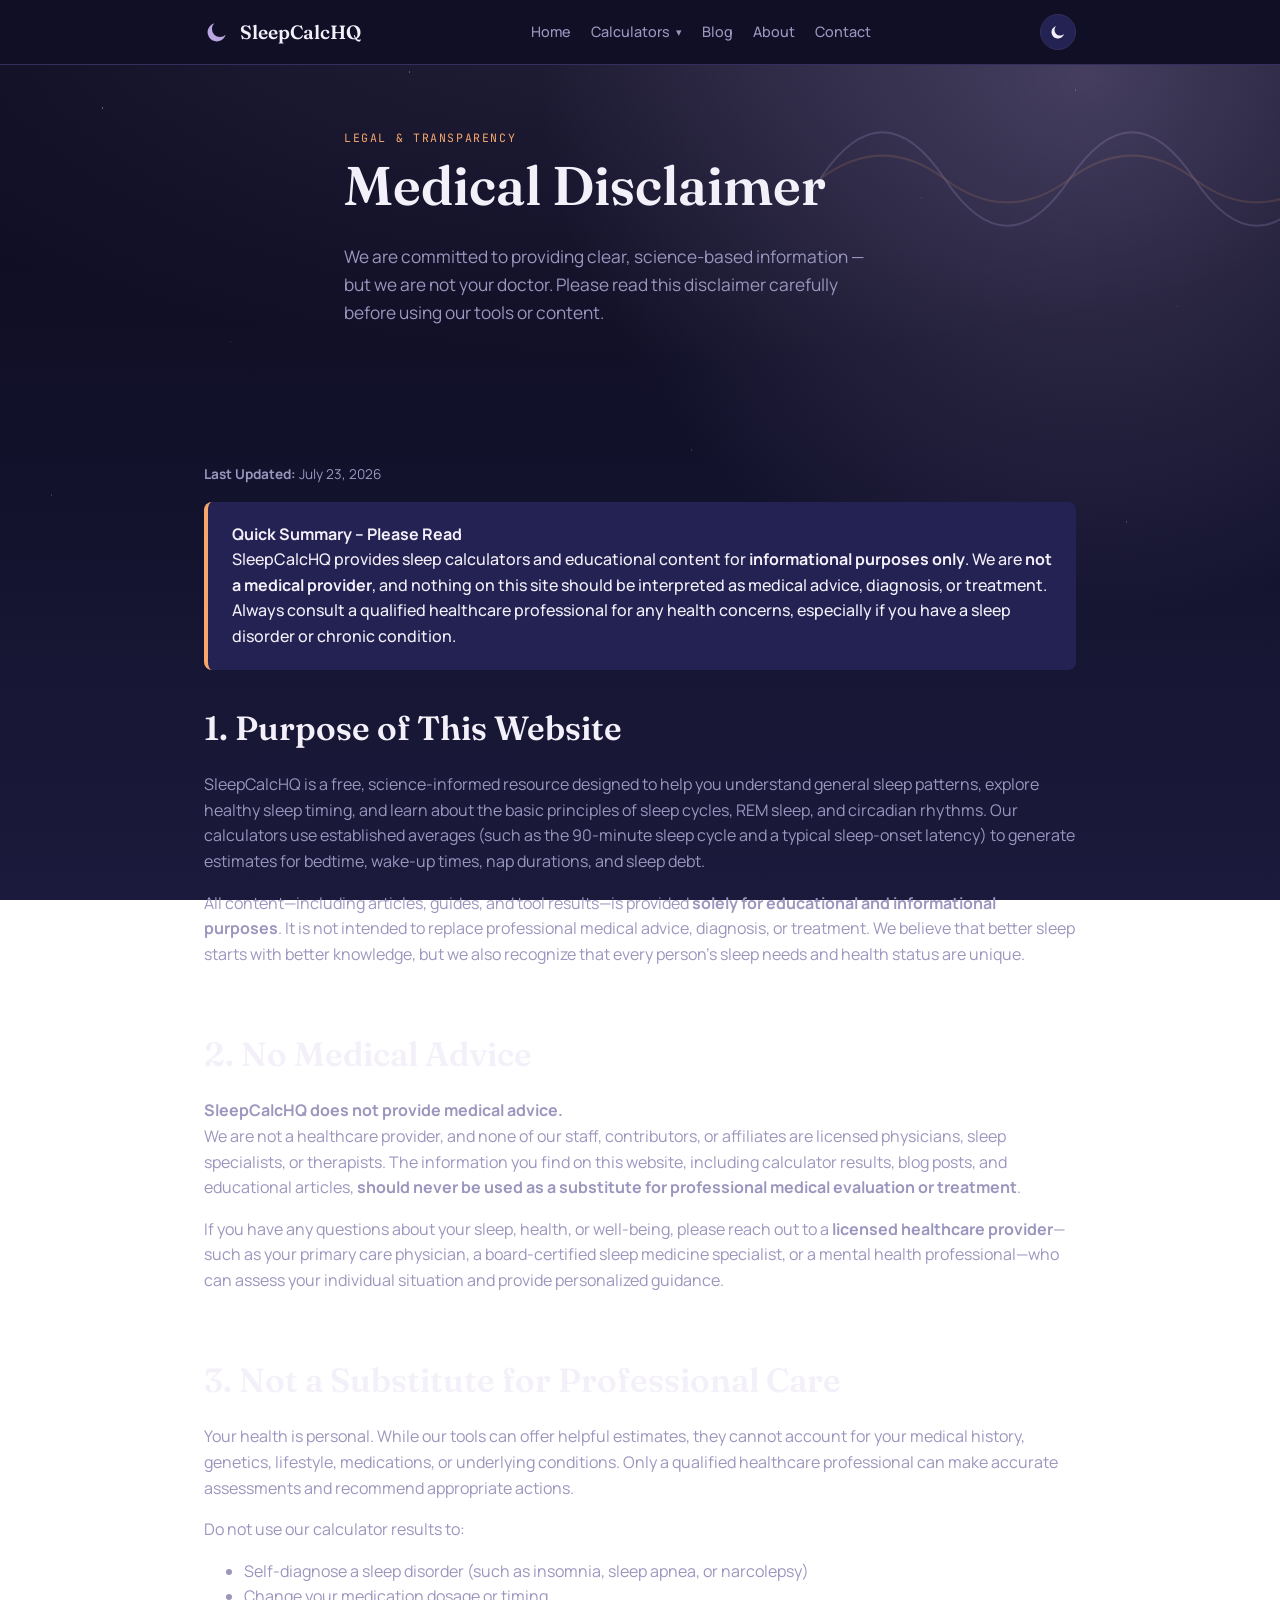
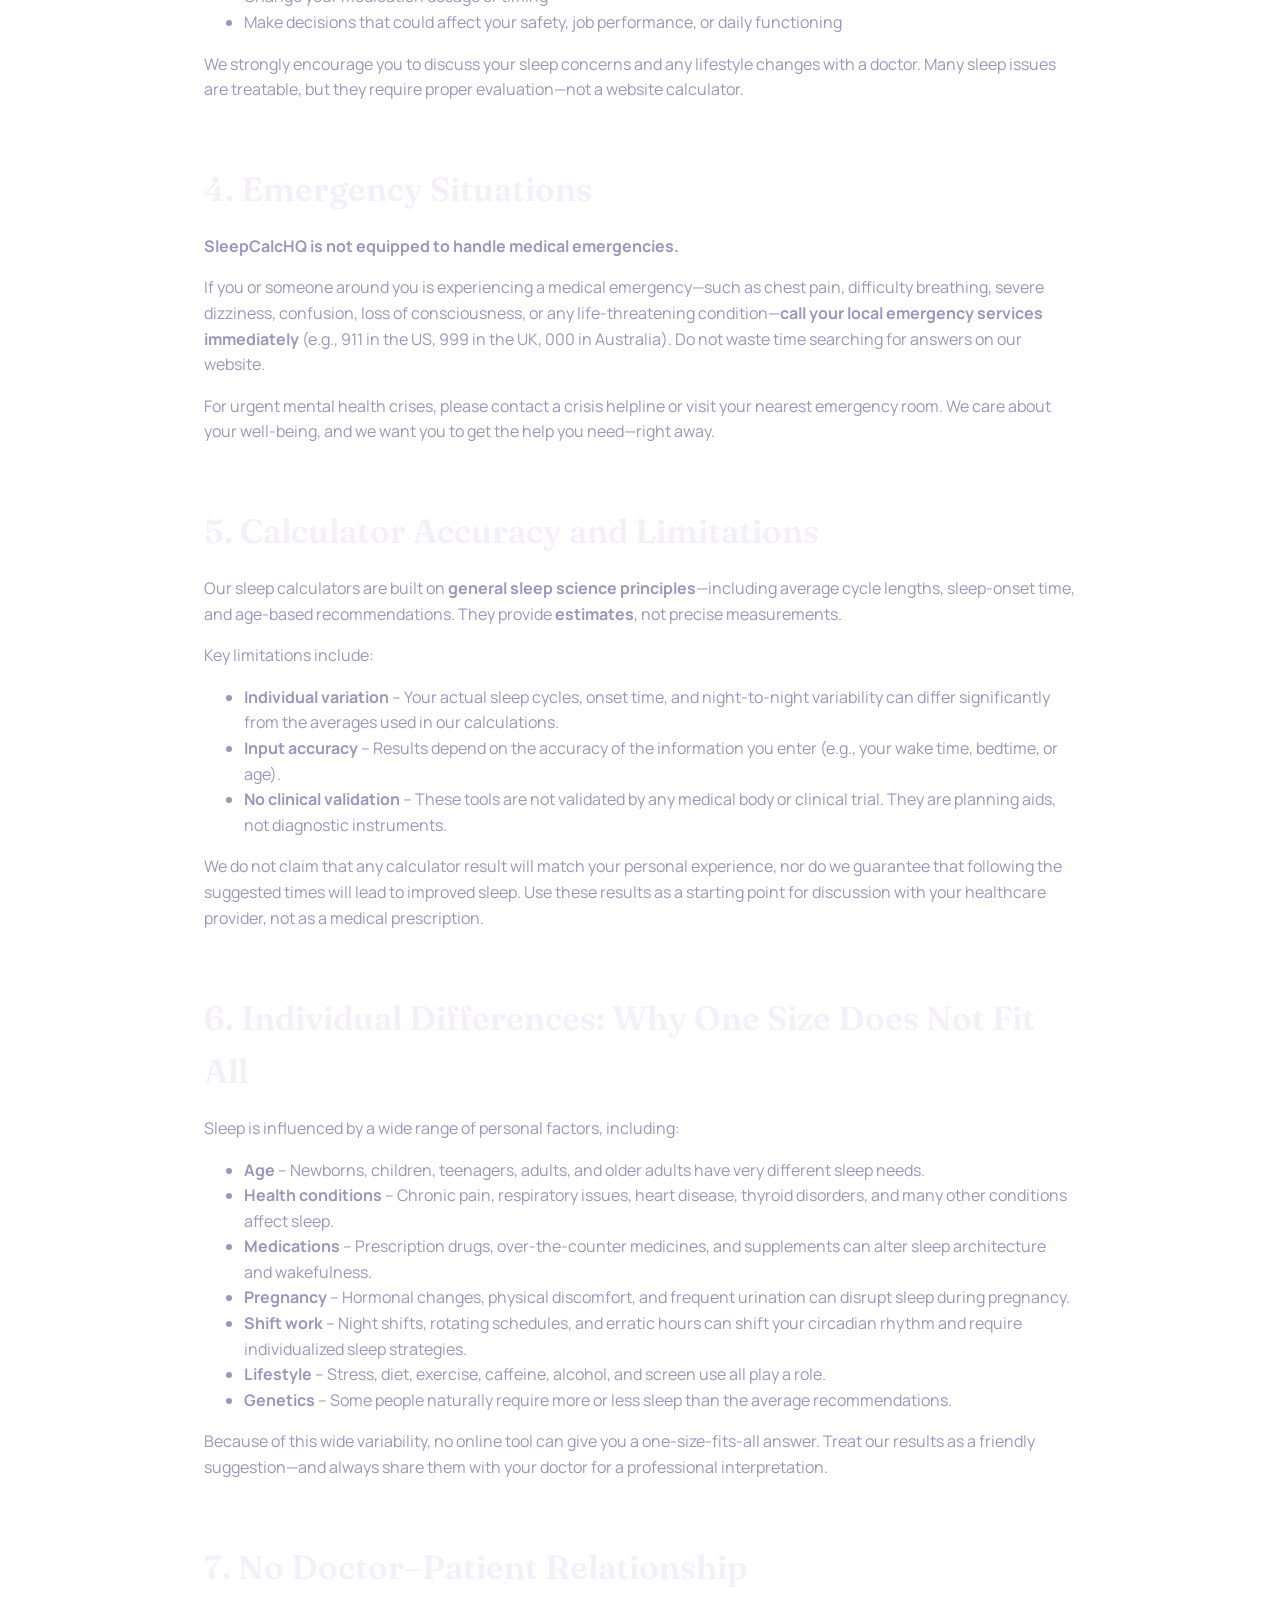
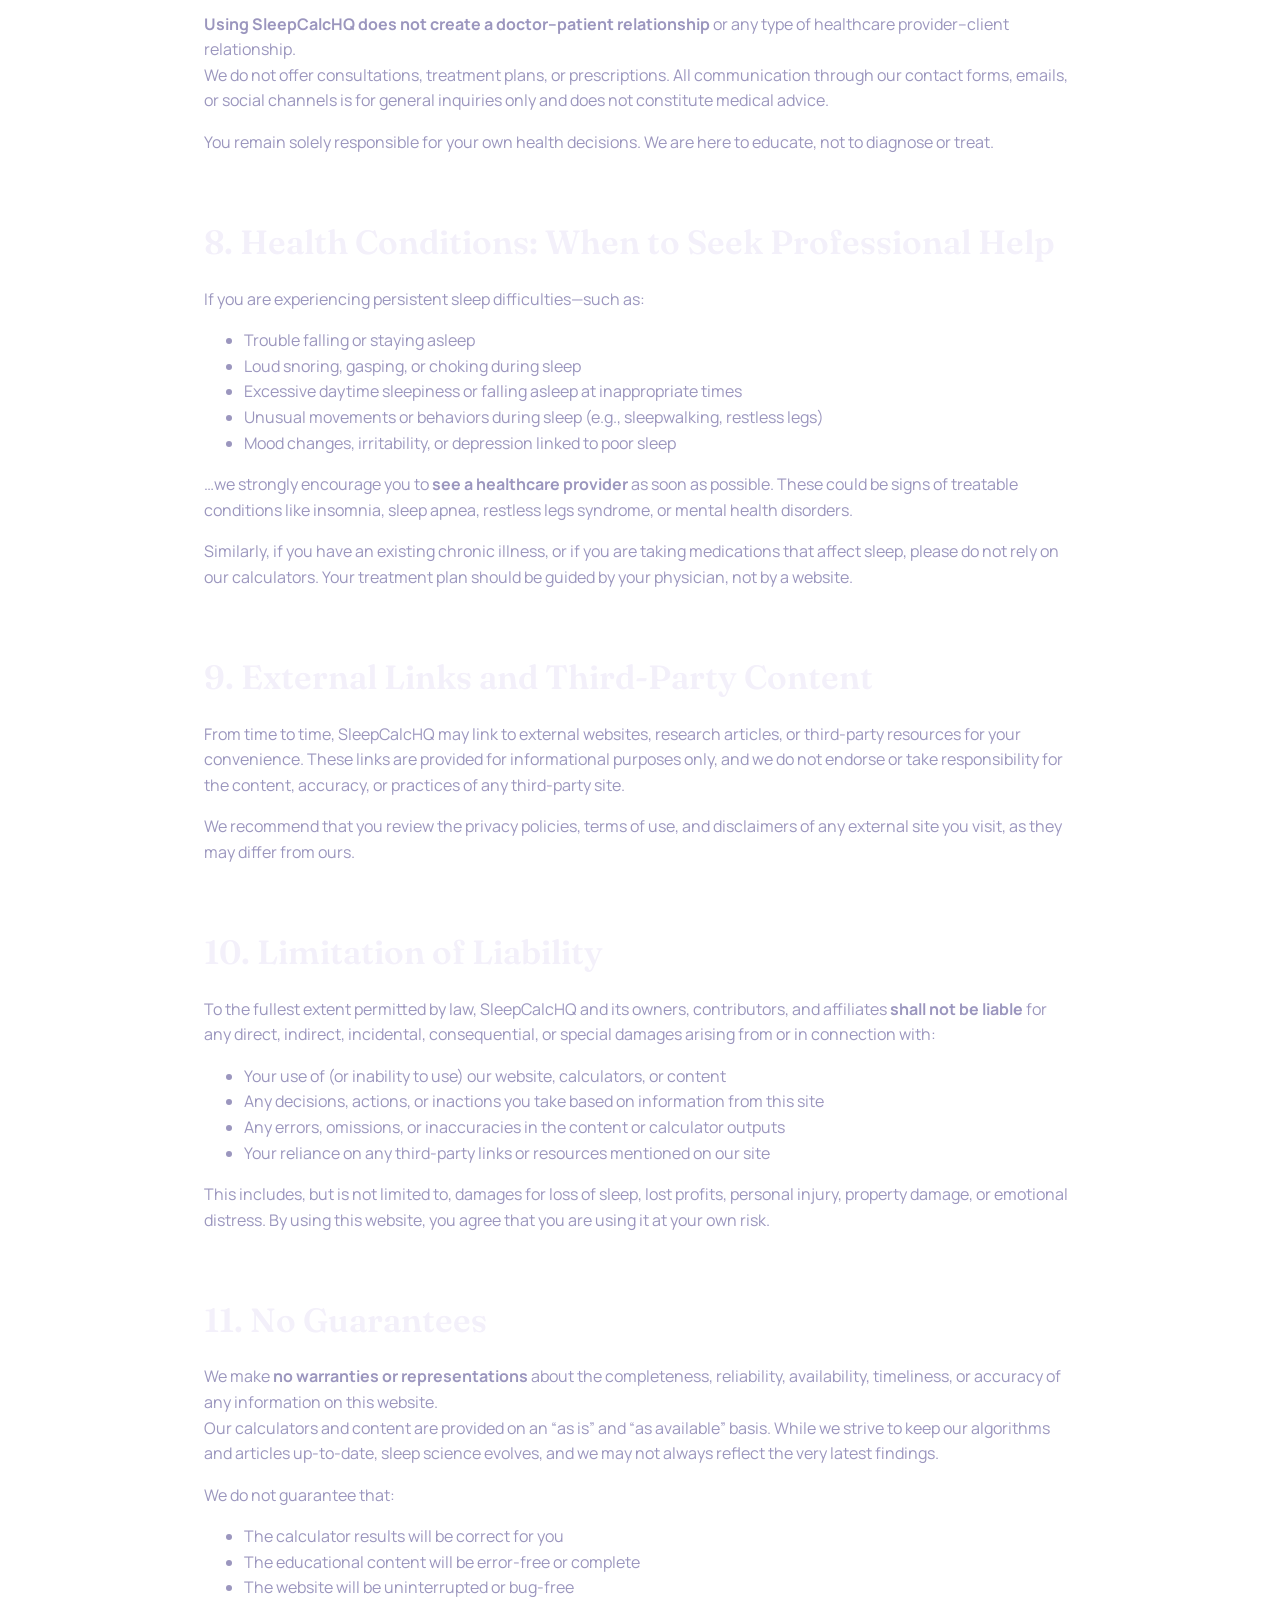
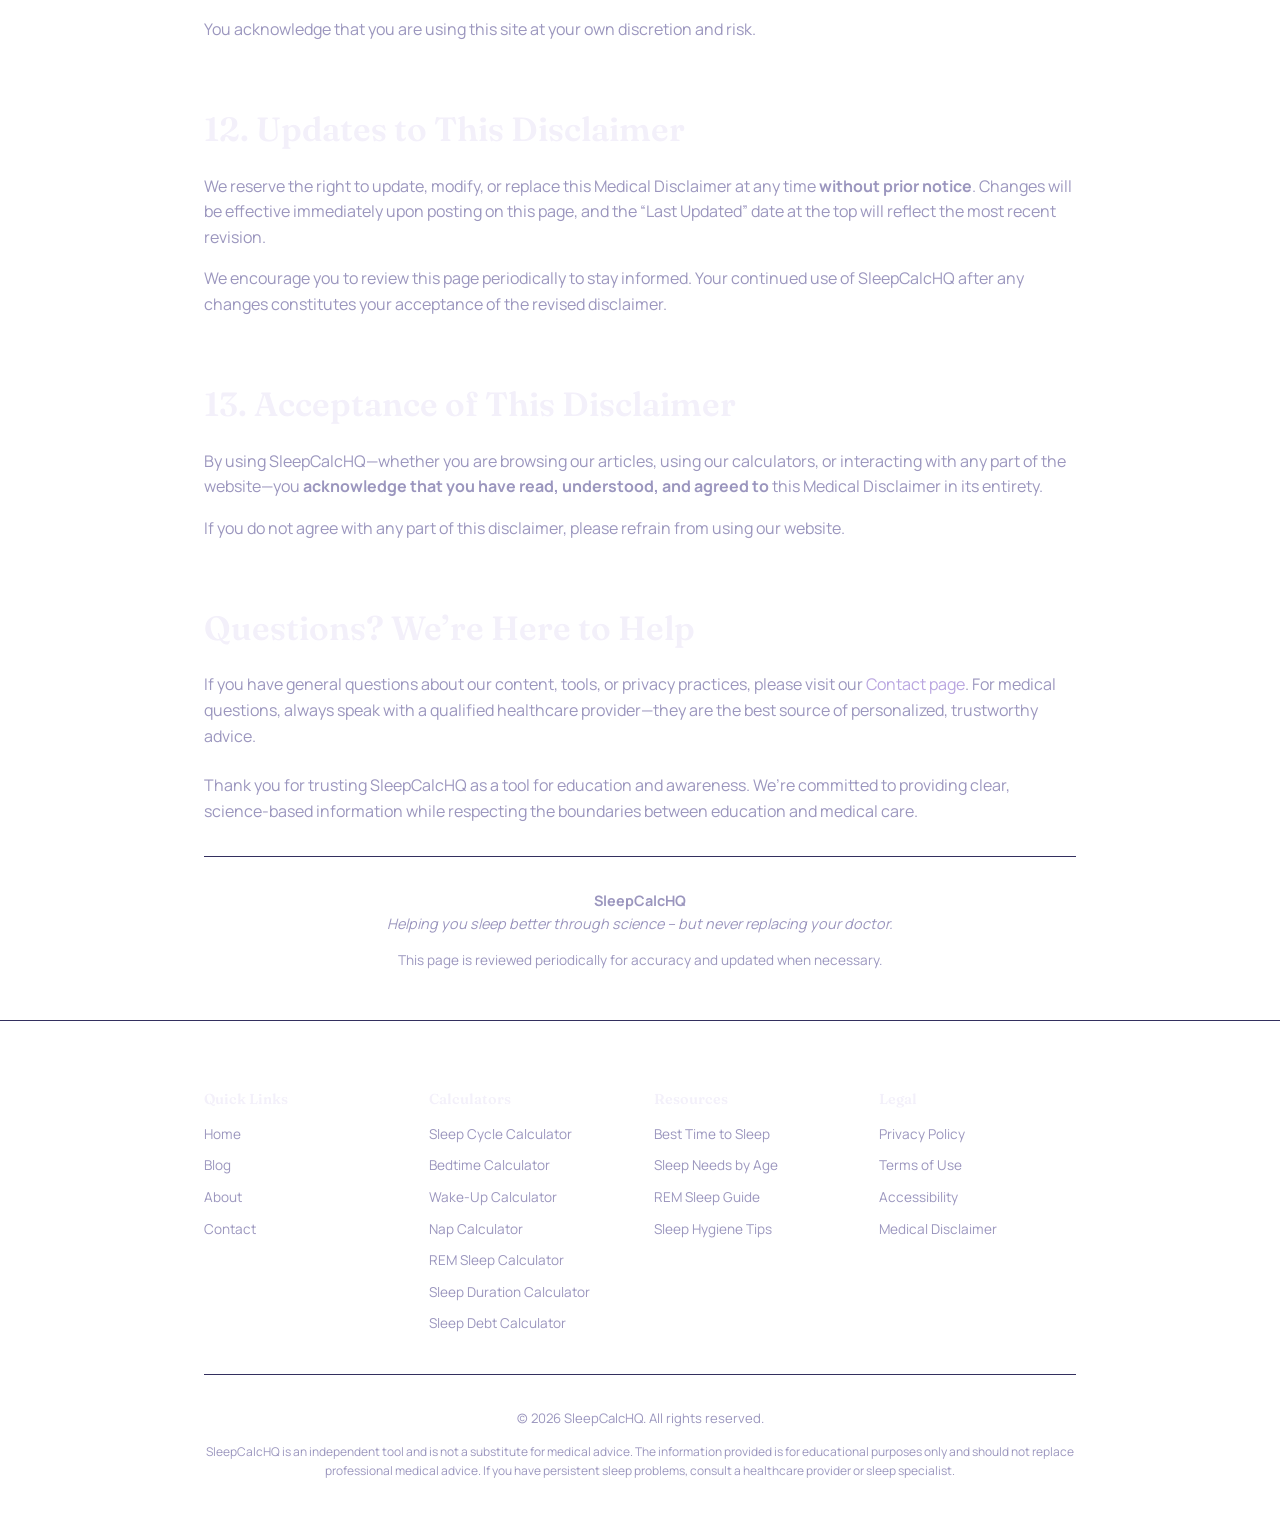
<file: medical-disclaimer/index.html>
<!DOCTYPE html>
<html lang="en">
<head>
    <meta charset="UTF-8">
    <meta name="viewport" content="width=device-width, initial-scale=1.0">
    <title>Medical Disclaimer | SleepCalcHQ</title>
    <meta name="description" content="Read the official medical disclaimer for SleepCalcHQ. Our sleep calculators and content are for educational purposes only and do not replace professional medical advice.">
    <meta name="robots" content="index, follow">
    <link rel="canonical" href="https://sleepcalchq.com/medical-disclaimer/">

    <meta property="og:type" content="website">
    <meta property="og:title" content="Medical Disclaimer | SleepCalcHQ">
    <meta property="og:description" content="Read the official medical disclaimer for SleepCalcHQ. Our sleep calculators and content are for educational purposes only and do not replace professional medical advice.">
    <meta property="og:url" content="https://sleepcalchq.com/medical-disclaimer/">
    <meta property="og:image" content="https://sleepcalchq.com/assets/og-image.jpg">
    <meta name="twitter:card" content="summary_large_image">
    <meta name="twitter:title" content="Medical Disclaimer | SleepCalcHQ">
    <meta name="twitter:description" content="Read the official medical disclaimer for SleepCalcHQ. Our sleep calculators and content are for educational purposes only and do not replace professional medical advice.">
    <meta name="twitter:image" content="https://sleepcalchq.com/assets/og-image.jpg">

    <!-- Favicon -->
    <link rel="icon" href="data:image/svg+xml,%3Csvg xmlns='http://www.w3.org/2000/svg' viewBox='0 0 24 24'%3E%3Cpath d='M20 14.5A8.5 8.5 0 1 1 9.5 4a7 7 0 0 0 10.5 10.5Z' fill='%23B9A6E0'/%3E%3C/svg%3E">

    <link rel="preconnect" href="https://fonts.googleapis.com">
    <link rel="preconnect" href="https://fonts.gstatic.com" crossorigin>
    <link href="https://fonts.googleapis.com/css2?family=Fraunces:opsz,wght@9..144,400;9..144,500;9..144,600;9..144,700&family=Manrope:wght@400;500;600;700;800&family=JetBrains+Mono:wght@400;500;700&display=swap" rel="stylesheet">

    <!-- Schema.org Organization -->
    <script type="application/ld+json">
        {
            "@context": "https://schema.org",
            "@type": "Organization",
            "name": "SleepCalcHQ",
            "url": "https://sleepcalchq.com/",
            "logo": "https://sleepcalchq.com/assets/og-image.jpg",
            "description": "Free sleep calculators and evidence-based sleep education. Helping you sleep better through science-backed tools.",
            "sameAs": []
        }
    </script>

    <style>
        :root {
            --midnight: #100F26;
            --panel: #1B1A3C;
            --panel-soft: #242252;
            --lavender: #B9A6E0;
            --lavender-dim: #8B7BB8;
            --peach: #F5A76C;
            --starlight: #F3F0FA;
            --mist: #9B96BE;
            --line: #332F5E;
            --good: #7FD9B9;
            --radius: 18px;
            --serif: 'Fraunces', serif;
            --sans: 'Manrope', sans-serif;
            --mono: 'JetBrains Mono', monospace;
        }
        * {
            box-sizing: border-box;
        }
        html {
            scroll-behavior: smooth;
        }
        html.light-mode body {
            --midnight: #F7F5FC;
            --panel: #FFFFFF;
            --panel-soft: #F0EDF8;
            --lavender: #7C63B0;
            --lavender-dim: #9B87C4;
            --peach: #E08A4B;
            --starlight: #1F1B33;
            --mist: #6B6584;
            --line: #E0DBEF;
            --good: #2F9C74;
        }
        html.light-mode body input[type="time"]::-webkit-calendar-picker-indicator {
            filter: invert(0.2);
        }
        body {
            margin: 0;
            background:
                radial-gradient(1.4px 1.4px at 8% 12%, rgba(243, 240, 250, 0.85), transparent 60%),
                radial-gradient(1px 1px at 18% 38%, rgba(243, 240, 250, 0.6), transparent 60%),
                radial-gradient(1.3px 1.3px at 32% 8%, rgba(243, 240, 250, 0.8), transparent 60%),
                radial-gradient(1px 1px at 46% 28%, rgba(243, 240, 250, 0.55), transparent 60%),
                radial-gradient(1.4px 1.4px at 60% 6%, rgba(243, 240, 250, 0.8), transparent 60%),
                radial-gradient(1px 1px at 72% 22%, rgba(243, 240, 250, 0.6), transparent 60%),
                radial-gradient(1.3px 1.3px at 84% 10%, rgba(243, 240, 250, 0.75), transparent 60%),
                radial-gradient(1px 1px at 92% 34%, rgba(243, 240, 250, 0.55), transparent 60%),
                radial-gradient(1.3px 1.3px at 4% 55%, rgba(243, 240, 250, 0.65), transparent 60%),
                radial-gradient(1px 1px at 26% 62%, rgba(243, 240, 250, 0.5), transparent 60%),
                radial-gradient(1.3px 1.3px at 54% 50%, rgba(243, 240, 250, 0.6), transparent 60%),
                radial-gradient(1px 1px at 68% 68%, rgba(243, 240, 250, 0.5), transparent 60%),
                radial-gradient(1.3px 1.3px at 88% 58%, rgba(243, 240, 250, 0.6), transparent 60%),
                radial-gradient(ellipse 80% 50% at 50% -10%, rgba(185, 166, 224, 0.16), transparent),
                radial-gradient(circle at 85% 8%, rgba(185, 166, 224, 0.28), transparent 40%),
                linear-gradient(180deg, #0b0a1e 0%, #100F26 35%, #1b1a3c 100%);
            background-attachment: fixed;
            color: var(--starlight);
            font-family: var(--sans);
            line-height: 1.6;
            -webkit-font-smoothing: antialiased;
            transition: background .4s ease;
        }
        html.light-mode body {
            background:
                radial-gradient(circle at 50% 105%, rgba(224, 138, 75, 0.55), transparent 55%),
                radial-gradient(circle at 50% 100%, rgba(255, 201, 140, 0.4), transparent 45%),
                linear-gradient(180deg, #FCE9D8 0%, #FBDFC4 30%, #F6CBA0 55%, #EFB07F 100%);
            background-attachment: fixed;
        }
        img,
        svg {
            max-width: 100%;
            display: block;
        }
        a {
            color: var(--lavender);
            text-decoration: none;
            transition: color .2s ease;
        }
        a:hover {
            color: var(--peach);
        }
        .wrap {
            max-width: 920px;
            margin: 0 auto;
            padding: 0 24px;
        }
        .eyebrow {
            font-family: var(--mono);
            font-size: 0.72rem;
            letter-spacing: 0.14em;
            text-transform: uppercase;
            color: var(--peach);
            margin: 0 0 10px;
        }
        h1,
        h2,
        h3 {
            font-family: var(--serif);
            font-weight: 600;
            color: var(--starlight);
            margin: 0 0 0.5em;
        }
        h1 {
            font-size: clamp(2.1rem, 5vw, 3.4rem);
            line-height: 1.08;
            font-weight: 600;
        }
        h2 {
            font-size: clamp(1.5rem, 3.4vw, 2.1rem);
            margin-top: 1.5em;
        }
        h3 {
            font-size: 1.15rem;
            font-weight: 600;
            margin-top: 1em;
        }
        p {
            color: var(--mist);
            margin-bottom: 1em;
        }
        .card {
            background: var(--panel);
            border: 1px solid var(--line);
            border-radius: var(--radius);
        }

        /* NAV */
        header.site {
            padding: 14px 0;
            border-bottom: 1px solid var(--line);
            position: sticky;
            top: 0;
            z-index: 100;
            background: var(--midnight);
            backdrop-filter: blur(8px);
        }
        html.light-mode body header.site {
            background: #F7F5FC;
        }
        .nav-row {
            display: flex;
            align-items: center;
            justify-content: space-between;
        }
        .brand {
            display: flex;
            align-items: center;
            gap: 10px;
            font-family: var(--serif);
            font-weight: 600;
            font-size: 1.2rem;
            color: var(--starlight);
        }
        .brand .moon {
            width: 26px;
            height: 26px;
        }
        .nav-links {
            display: flex;
            align-items: center;
            gap: 20px;
            list-style: none;
            margin: 0;
            padding: 0;
            font-size: 0.9rem;
            font-weight: 500;
        }
        .nav-links a {
            color: var(--mist);
            transition: color .2s ease;
        }
        .nav-links a:hover {
            color: var(--starlight);
        }
        .nav-links .dropdown {
            position: relative;
        }
        .nav-links .dropdown>a {
            display: flex;
            align-items: center;
            gap: 4px;
            cursor: pointer;
        }
        .nav-links .dropdown>a::after {
            content: '▾';
            font-size: 0.7rem;
            margin-left: 2px;
            transition: transform .2s;
        }
        .nav-links .dropdown:hover>a::after {
            transform: rotate(180deg);
        }
        .dropdown-menu {
            display: none;
            position: absolute;
            top: 100%;
            left: 50%;
            transform: translateX(-50%);
            background: var(--panel);
            border: 1px solid var(--line);
            border-radius: 12px;
            padding: 8px 0;
            min-width: 200px;
            box-shadow: 0 8px 32px rgba(0, 0, 0, 0.5);
            z-index: 200;
            margin-top: 8px;
        }
        .dropdown:hover .dropdown-menu {
            display: block;
        }
        .dropdown-menu li {
            list-style: none;
            padding: 0;
            margin: 0;
        }
        .dropdown-menu a {
            display: block;
            padding: 8px 18px;
            color: var(--mist);
            font-size: 0.85rem;
            transition: background .2s ease, color .2s ease;
        }
        .dropdown-menu a:hover {
            background: var(--panel-soft);
            color: var(--starlight);
        }
        .nav-right {
            display: flex;
            align-items: center;
            gap: 14px;
        }
        .theme-toggle {
            background: var(--panel-soft);
            border: 1px solid var(--line);
            color: var(--starlight);
            width: 36px;
            height: 36px;
            border-radius: 50%;
            display: flex;
            align-items: center;
            justify-content: center;
            cursor: pointer;
            transition: background .2s ease;
            flex-shrink: 0;
        }
        .theme-toggle:hover {
            background: var(--panel);
        }
        .mobile-menu-btn {
            display: none;
            background: transparent;
            border: none;
            color: var(--starlight);
            font-size: 1.5rem;
            cursor: pointer;
            padding: 4px;
        }

        /* HERO */
        .hero {
            padding: 64px 0 48px;
            position: relative;
            overflow: hidden;
        }
        .hero-wave {
            position: absolute;
            top: 10px;
            right: -60px;
            opacity: 0.35;
            width: 520px;
            pointer-events: none;
        }
        .hero-inner {
            position: relative;
            z-index: 1;
            max-width: 640px;
        }
        .hero p.lead {
            font-size: 1.08rem;
            max-width: 520px;
            margin-bottom: 28px;
        }

        /* DISCLAIMER CONTENT */
        .disclaimer-content {
            padding: 48px 0;
        }
        .disclaimer-content .summary-box {
            background: var(--panel-soft);
            border-left: 4px solid var(--peach);
            padding: 20px 24px;
            margin-bottom: 32px;
            border-radius: 8px;
        }
        .disclaimer-content .summary-box p {
            margin: 0;
            color: var(--starlight);
            font-weight: 500;
        }
        .disclaimer-content .last-updated {
            font-size: 0.85rem;
            color: var(--mist);
            margin-bottom: 16px;
        }
        .disclaimer-content h2 {
            margin-top: 1.8em;
        }
        .disclaimer-content h2:first-of-type {
            margin-top: 0;
        }
        .disclaimer-content h3 {
            margin-top: 1.2em;
        }
        .disclaimer-content p:last-child {
            margin-bottom: 0;
        }

        /* FOOTER */
        footer {
            padding: 48px 0 24px;
            border-top: 1px solid var(--line);
        }
        .footer-grid {
            display: grid;
            grid-template-columns: repeat(auto-fit, minmax(160px, 1fr));
            gap: 28px;
            margin-bottom: 32px;
        }
        .footer-col h4 {
            font-family: var(--serif);
            font-size: 0.9rem;
            font-weight: 600;
            color: var(--starlight);
            margin-bottom: 10px;
        }
        .footer-col ul {
            list-style: none;
            padding: 0;
            margin: 0;
        }
        .footer-col ul li {
            margin-bottom: 6px;
        }
        .footer-col ul a {
            font-size: 0.85rem;
            color: var(--mist);
            transition: color .2s ease;
        }
        .footer-col ul a:hover {
            color: var(--starlight);
        }
        .footer-bottom {
            text-align: center;
            padding-top: 20px;
            border-top: 1px solid var(--line);
            font-size: 0.82rem;
            color: var(--mist);
        }

        @media (max-width: 768px) {
            .nav-links {
                display: none;
                flex-direction: column;
                align-items: flex-start;
                gap: 12px;
                padding: 16px 0;
                width: 100%;
            }
            .nav-links.open {
                display: flex;
            }
            .nav-row {
                flex-wrap: wrap;
            }
            .nav-right {
                margin-left: auto;
            }
            .mobile-menu-btn {
                display: block;
            }
            .dropdown-menu {
                position: static;
                transform: none;
                box-shadow: none;
                background: var(--panel-soft);
                border-radius: 8px;
                margin-top: 4px;
                padding: 4px 0;
            }
            .dropdown:hover .dropdown-menu {
                display: none;
            }
            .dropdown.open .dropdown-menu {
                display: block;
            }
            .dropdown.open>a::after {
                transform: rotate(180deg);
            }
            .hero-wave {
                display: none;
            }
        }
        @media (max-width: 480px) {
            .footer-grid {
                grid-template-columns: 1fr 1fr;
            }
        }

        /* PRINT */
        @media print {
            body {
                background: #ffffff !important;
                color: #000000 !important;
                -webkit-print-color-adjust: exact !important;
                print-color-adjust: exact !important;
            }
            .wrap {
                max-width: 100% !important;
                padding: 0 10px !important;
            }
            .nav-links,
            .dropdown-menu,
            .theme-toggle,
            .mobile-menu-btn,
            .hero-wave {
                display: none !important;
            }
            .card {
                border: 1px solid #ccc !important;
                box-shadow: none !important;
                background: #ffffff !important;
            }
            h1,
            h2,
            h3,
            p,
            th,
            td,
            .brand {
                color: #000000 !important;
            }
            .brand .moon {
                fill: #000000 !important;
            }
            footer {
                border-top: 1px solid #ccc !important;
            }
        }
    </style>

    <!-- Theme initialization – prevents FOUC -->
    <script>
        (function() {
            try {
                if (localStorage.getItem('SleepCalcHQ_theme') === 'light') {
                    document.documentElement.classList.add('light-mode');
                }
            } catch (e) {}
        })();
    </script>
</head>

<body>
    <a href="#main-content" style="position:absolute;left:-9999px;top:0;background:var(--peach);color:#2A1B0E;padding:10px 16px;border-radius:8px;z-index:100;" onfocus="this.style.left='16px';this.style.top='16px';" onblur="this.style.left='-9999px';">Skip to main content</a>

    <header class="site">
        <div class="wrap nav-row">
            <div class="brand">
                <svg class="moon" viewBox="0 0 24 24" fill="none" aria-hidden="true" focusable="false"><path d="M20 14.5A8.5 8.5 0 1 1 9.5 4a7 7 0 0 0 10.5 10.5Z" fill="#B9A6E0"/></svg>
                SleepCalcHQ
            </div>
            <button class="mobile-menu-btn" id="mobileMenuBtn" aria-label="Toggle navigation menu" aria-expanded="false">☰</button>
            <ul class="nav-links" id="navLinks" role="navigation" aria-label="Main navigation">
                <li><a href="/">Home</a></li>
                <li class="dropdown">
                    <a href="#" aria-haspopup="true" aria-expanded="false">Calculators</a>
                    <ul class="dropdown-menu" role="menu">
                        <li><a href="/sleep-cycle-calculator">Sleep Cycle Calculator</a></li>
                        <li><a href="/bedtime-calculator">Bedtime Calculator</a></li>
                        <li><a href="/wake-up-calculator">Wake-Up Calculator</a></li>
                        <li><a href="/nap-calculator">Nap Calculator</a></li>
                        <li><a href="/rem-sleep-calculator">REM Sleep Calculator</a></li>
                        <li><a href="/sleep-duration-calculator">Sleep Duration Calculator</a></li>
                        <li><a href="/sleep-debt-calculator">Sleep Debt Calculator</a></li>
                    </ul>
                </li>
                <li><a href="/blog">Blog</a></li>
                <li><a href="/about">About</a></li>
                <li><a href="/contact">Contact</a></li>
            </ul>
            <div class="nav-right">
                <button id="themeToggle" class="theme-toggle" onclick="toggleTheme()" aria-label="Switch to light mode" aria-pressed="false">
                    <svg id="themeIcon" width="18" height="18" viewBox="0 0 24 24" fill="none" aria-hidden="true"><path d="M20 14.5A8.5 8.5 0 1 1 9.5 4a7 7 0 0 0 10.5 10.5Z" fill="currentColor"/></svg>
                </button>
            </div>
        </div>
    </header>

    <main id="main-content">

        <section class="hero">
            <div class="wrap hero-inner">
                <p class="eyebrow">Legal &amp; Transparency</p>
                <h1>Medical Disclaimer</h1>
                <p class="lead">We are committed to providing clear, science‑based information — but we are not your doctor. Please read this disclaimer carefully before using our tools or content.</p>
            </div>
            <svg class="hero-wave" viewBox="0 0 500 200" xmlns="http://www.w3.org/2000/svg" aria-hidden="true" focusable="false">
                <path d="M0 100 C 40 40, 80 40, 120 100 C 160 160, 200 160, 240 100 C 280 40, 320 40, 360 100 C 400 160, 440 160, 480 100" stroke="#B9A6E0" stroke-width="2" fill="none" opacity="0.6"/>
                <path d="M0 100 C 40 70, 80 70, 120 100 C 160 130, 200 130, 240 100 C 280 70, 320 70, 360 100 C 400 130, 440 130, 480 100" stroke="#F5A76C" stroke-width="2" fill="none" opacity="0.4"/>
            </svg>
        </section>

        <section class="disclaimer-content">
            <div class="wrap">

                <p class="last-updated"><strong>Last Updated:</strong> July 23, 2026</p>

                <div class="summary-box">
                    <p><strong>Quick Summary – Please Read</strong><br>
                    SleepCalcHQ provides sleep calculators and educational content for <strong>informational purposes only</strong>. We are <strong>not a medical provider</strong>, and nothing on this site should be interpreted as medical advice, diagnosis, or treatment. Always consult a qualified healthcare professional for any health concerns, especially if you have a sleep disorder or chronic condition.</p>
                </div>

                <h2>1. Purpose of This Website</h2>
                <p>SleepCalcHQ is a free, science‑informed resource designed to help you understand general sleep patterns, explore healthy sleep timing, and learn about the basic principles of sleep cycles, REM sleep, and circadian rhythms. Our calculators use established averages (such as the 90‑minute sleep cycle and a typical sleep‑onset latency) to generate estimates for bedtime, wake‑up times, nap durations, and sleep debt.</p>
                <p>All content—including articles, guides, and tool results—is provided <strong>solely for educational and informational purposes</strong>. It is not intended to replace professional medical advice, diagnosis, or treatment. We believe that better sleep starts with better knowledge, but we also recognize that every person’s sleep needs and health status are unique.</p>

                <h2>2. No Medical Advice</h2>
                <p><strong>SleepCalcHQ does not provide medical advice.</strong><br>
                We are not a healthcare provider, and none of our staff, contributors, or affiliates are licensed physicians, sleep specialists, or therapists. The information you find on this website, including calculator results, blog posts, and educational articles, <strong>should never be used as a substitute for professional medical evaluation or treatment</strong>.</p>
                <p>If you have any questions about your sleep, health, or well‑being, please reach out to a <strong>licensed healthcare provider</strong>—such as your primary care physician, a board‑certified sleep medicine specialist, or a mental health professional—who can assess your individual situation and provide personalized guidance.</p>

                <h2>3. Not a Substitute for Professional Care</h2>
                <p>Your health is personal. While our tools can offer helpful estimates, they cannot account for your medical history, genetics, lifestyle, medications, or underlying conditions. Only a qualified healthcare professional can make accurate assessments and recommend appropriate actions.</p>
                <p>Do not use our calculator results to:</p>
                <ul style="color:var(--mist);margin-bottom:1em;">
                    <li>Self‑diagnose a sleep disorder (such as insomnia, sleep apnea, or narcolepsy)</li>
                    <li>Change your medication dosage or timing</li>
                    <li>Make decisions that could affect your safety, job performance, or daily functioning</li>
                </ul>
                <p>We strongly encourage you to discuss your sleep concerns and any lifestyle changes with a doctor. Many sleep issues are treatable, but they require proper evaluation—not a website calculator.</p>

                <h2>4. Emergency Situations</h2>
                <p><strong>SleepCalcHQ is not equipped to handle medical emergencies.</strong></p>
                <p>If you or someone around you is experiencing a medical emergency—such as chest pain, difficulty breathing, severe dizziness, confusion, loss of consciousness, or any life‑threatening condition—<strong>call your local emergency services immediately</strong> (e.g., 911 in the US, 999 in the UK, 000 in Australia). Do not waste time searching for answers on our website.</p>
                <p>For urgent mental health crises, please contact a crisis helpline or visit your nearest emergency room. We care about your well‑being, and we want you to get the help you need—right away.</p>

                <h2>5. Calculator Accuracy and Limitations</h2>
                <p>Our sleep calculators are built on <strong>general sleep science principles</strong>—including average cycle lengths, sleep‑onset time, and age‑based recommendations. They provide <strong>estimates</strong>, not precise measurements.</p>
                <p>Key limitations include:</p>
                <ul style="color:var(--mist);margin-bottom:1em;">
                    <li><strong>Individual variation</strong> – Your actual sleep cycles, onset time, and night‑to‑night variability can differ significantly from the averages used in our calculations.</li>
                    <li><strong>Input accuracy</strong> – Results depend on the accuracy of the information you enter (e.g., your wake time, bedtime, or age).</li>
                    <li><strong>No clinical validation</strong> – These tools are not validated by any medical body or clinical trial. They are planning aids, not diagnostic instruments.</li>
                </ul>
                <p>We do not claim that any calculator result will match your personal experience, nor do we guarantee that following the suggested times will lead to improved sleep. Use these results as a starting point for discussion with your healthcare provider, not as a medical prescription.</p>

                <h2>6. Individual Differences: Why One Size Does Not Fit All</h2>
                <p>Sleep is influenced by a wide range of personal factors, including:</p>
                <ul style="color:var(--mist);margin-bottom:1em;">
                    <li><strong>Age</strong> – Newborns, children, teenagers, adults, and older adults have very different sleep needs.</li>
                    <li><strong>Health conditions</strong> – Chronic pain, respiratory issues, heart disease, thyroid disorders, and many other conditions affect sleep.</li>
                    <li><strong>Medications</strong> – Prescription drugs, over‑the‑counter medicines, and supplements can alter sleep architecture and wakefulness.</li>
                    <li><strong>Pregnancy</strong> – Hormonal changes, physical discomfort, and frequent urination can disrupt sleep during pregnancy.</li>
                    <li><strong>Shift work</strong> – Night shifts, rotating schedules, and erratic hours can shift your circadian rhythm and require individualized sleep strategies.</li>
                    <li><strong>Lifestyle</strong> – Stress, diet, exercise, caffeine, alcohol, and screen use all play a role.</li>
                    <li><strong>Genetics</strong> – Some people naturally require more or less sleep than the average recommendations.</li>
                </ul>
                <p>Because of this wide variability, no online tool can give you a one‑size‑fits‑all answer. Treat our results as a friendly suggestion—and always share them with your doctor for a professional interpretation.</p>

                <h2>7. No Doctor–Patient Relationship</h2>
                <p><strong>Using SleepCalcHQ does not create a doctor–patient relationship</strong> or any type of healthcare provider–client relationship.<br>
                We do not offer consultations, treatment plans, or prescriptions. All communication through our contact forms, emails, or social channels is for general inquiries only and does not constitute medical advice.</p>
                <p>You remain solely responsible for your own health decisions. We are here to educate, not to diagnose or treat.</p>

                <h2>8. Health Conditions: When to Seek Professional Help</h2>
                <p>If you are experiencing persistent sleep difficulties—such as:</p>
                <ul style="color:var(--mist);margin-bottom:1em;">
                    <li>Trouble falling or staying asleep</li>
                    <li>Loud snoring, gasping, or choking during sleep</li>
                    <li>Excessive daytime sleepiness or falling asleep at inappropriate times</li>
                    <li>Unusual movements or behaviors during sleep (e.g., sleepwalking, restless legs)</li>
                    <li>Mood changes, irritability, or depression linked to poor sleep</li>
                </ul>
                <p>…we strongly encourage you to <strong>see a healthcare provider</strong> as soon as possible. These could be signs of treatable conditions like insomnia, sleep apnea, restless legs syndrome, or mental health disorders.</p>
                <p>Similarly, if you have an existing chronic illness, or if you are taking medications that affect sleep, please do not rely on our calculators. Your treatment plan should be guided by your physician, not by a website.</p>

                <h2>9. External Links and Third‑Party Content</h2>
                <p>From time to time, SleepCalcHQ may link to external websites, research articles, or third‑party resources for your convenience. These links are provided for informational purposes only, and we do not endorse or take responsibility for the content, accuracy, or practices of any third‑party site.</p>
                <p>We recommend that you review the privacy policies, terms of use, and disclaimers of any external site you visit, as they may differ from ours.</p>

                <h2>10. Limitation of Liability</h2>
                <p>To the fullest extent permitted by law, SleepCalcHQ and its owners, contributors, and affiliates <strong>shall not be liable</strong> for any direct, indirect, incidental, consequential, or special damages arising from or in connection with:</p>
                <ul style="color:var(--mist);margin-bottom:1em;">
                    <li>Your use of (or inability to use) our website, calculators, or content</li>
                    <li>Any decisions, actions, or inactions you take based on information from this site</li>
                    <li>Any errors, omissions, or inaccuracies in the content or calculator outputs</li>
                    <li>Your reliance on any third‑party links or resources mentioned on our site</li>
                </ul>
                <p>This includes, but is not limited to, damages for loss of sleep, lost profits, personal injury, property damage, or emotional distress. By using this website, you agree that you are using it at your own risk.</p>

                <h2>11. No Guarantees</h2>
                <p>We make <strong>no warranties or representations</strong> about the completeness, reliability, availability, timeliness, or accuracy of any information on this website.<br>
                Our calculators and content are provided on an “as is” and “as available” basis. While we strive to keep our algorithms and articles up‑to‑date, sleep science evolves, and we may not always reflect the very latest findings.</p>
                <p>We do not guarantee that:</p>
                <ul style="color:var(--mist);margin-bottom:1em;">
                    <li>The calculator results will be correct for you</li>
                    <li>The educational content will be error‑free or complete</li>
                    <li>The website will be uninterrupted or bug‑free</li>
                </ul>
                <p>You acknowledge that you are using this site at your own discretion and risk.</p>

                <h2>12. Updates to This Disclaimer</h2>
                <p>We reserve the right to update, modify, or replace this Medical Disclaimer at any time <strong>without prior notice</strong>. Changes will be effective immediately upon posting on this page, and the “Last Updated” date at the top will reflect the most recent revision.</p>
                <p>We encourage you to review this page periodically to stay informed. Your continued use of SleepCalcHQ after any changes constitutes your acceptance of the revised disclaimer.</p>

                <h2>13. Acceptance of This Disclaimer</h2>
                <p>By using SleepCalcHQ—whether you are browsing our articles, using our calculators, or interacting with any part of the website—you <strong>acknowledge that you have read, understood, and agreed to</strong> this Medical Disclaimer in its entirety.</p>
                <p>If you do not agree with any part of this disclaimer, please refrain from using our website.</p>

                <h2>Questions? We’re Here to Help</h2>
                <p>If you have general questions about our content, tools, or privacy practices, please visit our <a href="/contact">Contact page</a>. For medical questions, always speak with a qualified healthcare provider—they are the best source of personalized, trustworthy advice.</p>
                <p style="margin-top:1.5em;">Thank you for trusting SleepCalcHQ as a tool for education and awareness. We’re committed to providing clear, science‑based information while respecting the boundaries between education and medical care.</p>

                <hr style="border:0;border-top:1px solid var(--line);margin:2em 0;">

                <p style="text-align:center;font-size:0.9rem;color:var(--mist);">
                    <strong>SleepCalcHQ</strong><br>
                    <em>Helping you sleep better through science – but never replacing your doctor.</em>
                </p>

                <p style="text-align:center;font-size:0.85rem;color:var(--mist);margin-top:1em;">
                    This page is reviewed periodically for accuracy and updated when necessary.
                </p>

            </div>
        </section>

    </main>

    <footer>
        <div class="wrap">
            <div class="footer-grid">
                <div class="footer-col">
                    <h4>Quick Links</h4>
                    <ul>
                        <li><a href="/">Home</a></li>
                        <li><a href="/blog">Blog</a></li>
                        <li><a href="/about">About</a></li>
                        <li><a href="/contact">Contact</a></li>
                    </ul>
                </div>
                <div class="footer-col">
                    <h4>Calculators</h4>
                    <ul>
                        <li><a href="/sleep-cycle-calculator">Sleep Cycle Calculator</a></li>
                        <li><a href="/bedtime-calculator">Bedtime Calculator</a></li>
                        <li><a href="/wake-up-calculator">Wake-Up Calculator</a></li>
                        <li><a href="/nap-calculator">Nap Calculator</a></li>
                        <li><a href="/rem-sleep-calculator">REM Sleep Calculator</a></li>
                        <li><a href="/sleep-duration-calculator">Sleep Duration Calculator</a></li>
                        <li><a href="/sleep-debt-calculator">Sleep Debt Calculator</a></li>
                    </ul>
                </div>
                <div class="footer-col">
                    <h4>Resources</h4>
                    <ul>
                        <li><a href="/blog/best-time-to-sleep">Best Time to Sleep</a></li>
                        <li><a href="/blog/how-much-sleep-do-adults-need">Sleep Needs by Age</a></li>
                        <li><a href="/blog/understanding-rem-sleep">REM Sleep Guide</a></li>
                        <li><a href="/blog/sleep-hygiene-tips">Sleep Hygiene Tips</a></li>
                    </ul>
                </div>
                <div class="footer-col">
                    <h4>Legal</h4>
                    <ul>
                        <li><a href="/privacy">Privacy Policy</a></li>
                        <li><a href="/terms">Terms of Use</a></li>
                        <li><a href="/accessibility">Accessibility</a></li>
                        <li><a href="/medical-disclaimer/">Medical Disclaimer</a></li>
                    </ul>
                </div>
            </div>
            <div class="footer-bottom">
                <p>&copy; 2026 SleepCalcHQ. All rights reserved.</p>
                <p style="margin-top:6px;font-size:0.75rem;">SleepCalcHQ is an independent tool and is not a substitute for medical advice. The information provided is for educational purposes only and should not replace professional medical advice. If you have persistent sleep problems, consult a healthcare provider or sleep specialist.</p>
            </div>
        </div>
    </footer>

    <script>
        function toggleTheme() {
            const isLight = document.documentElement.classList.toggle('light-mode');
            try { localStorage.setItem('SleepCalcHQ_theme', isLight ? 'light' : 'dark'); } catch (e) {}
            updateThemeIcon(isLight);
        }

        function updateThemeIcon(isLight) {
            const btn = document.getElementById('themeToggle');
            btn.setAttribute('aria-pressed', isLight ? 'true' : 'false');
            btn.setAttribute('aria-label', isLight ? 'Switch to dark mode' : 'Switch to light mode');
            document.getElementById('themeIcon').innerHTML = isLight ?
                '<circle cx="12" cy="12" r="5" fill="currentColor"/><g stroke="currentColor" stroke-width="2" stroke-linecap="round"><line x1="12" y1="1" x2="12" y2="4"/><line x1="12" y1="20" x2="12" y2="23"/><line x1="4.2" y1="4.2" x2="6.3" y2="6.3"/><line x1="17.7" y1="17.7" x2="19.8" y2="19.8"/><line x1="1" y1="12" x2="4" y2="12"/><line x1="20" y1="12" x2="23" y2="12"/><line x1="4.2" y1="19.8" x2="6.3" y2="17.7"/><line x1="17.7" y1="6.3" x2="19.8" y2="4.2"/></g>' :
                '<path d="M20 14.5A8.5 8.5 0 1 1 9.5 4a7 7 0 0 0 10.5 10.5Z" fill="currentColor"/>';
        }

        // Mobile menu
        const mobileBtn = document.getElementById('mobileMenuBtn');
        const navLinks = document.getElementById('navLinks');
        mobileBtn.addEventListener('click', function() {
            const isOpen = navLinks.classList.toggle('open');
            this.setAttribute('aria-expanded', isOpen);
            this.textContent = isOpen ? '✕' : '☰';
        });

        // Dropdown for mobile
        const dropdowns = document.querySelectorAll('.dropdown');
        dropdowns.forEach(dd => {
            const link = dd.querySelector('a');
            link.addEventListener('click', function(e) {
                if (window.innerWidth <= 768) {
                    e.preventDefault();
                    dd.classList.toggle('open');
                    const expanded = dd.classList.contains('open');
                    this.setAttribute('aria-expanded', expanded);
                }
            });
        });

        // Init theme icon
        try {
            const savedTheme = localStorage.getItem('SleepCalcHQ_theme');
            const isLight = savedTheme === 'light';
            updateThemeIcon(isLight);
        } catch (e) {}
    </script>
</body>
</html>
</file>
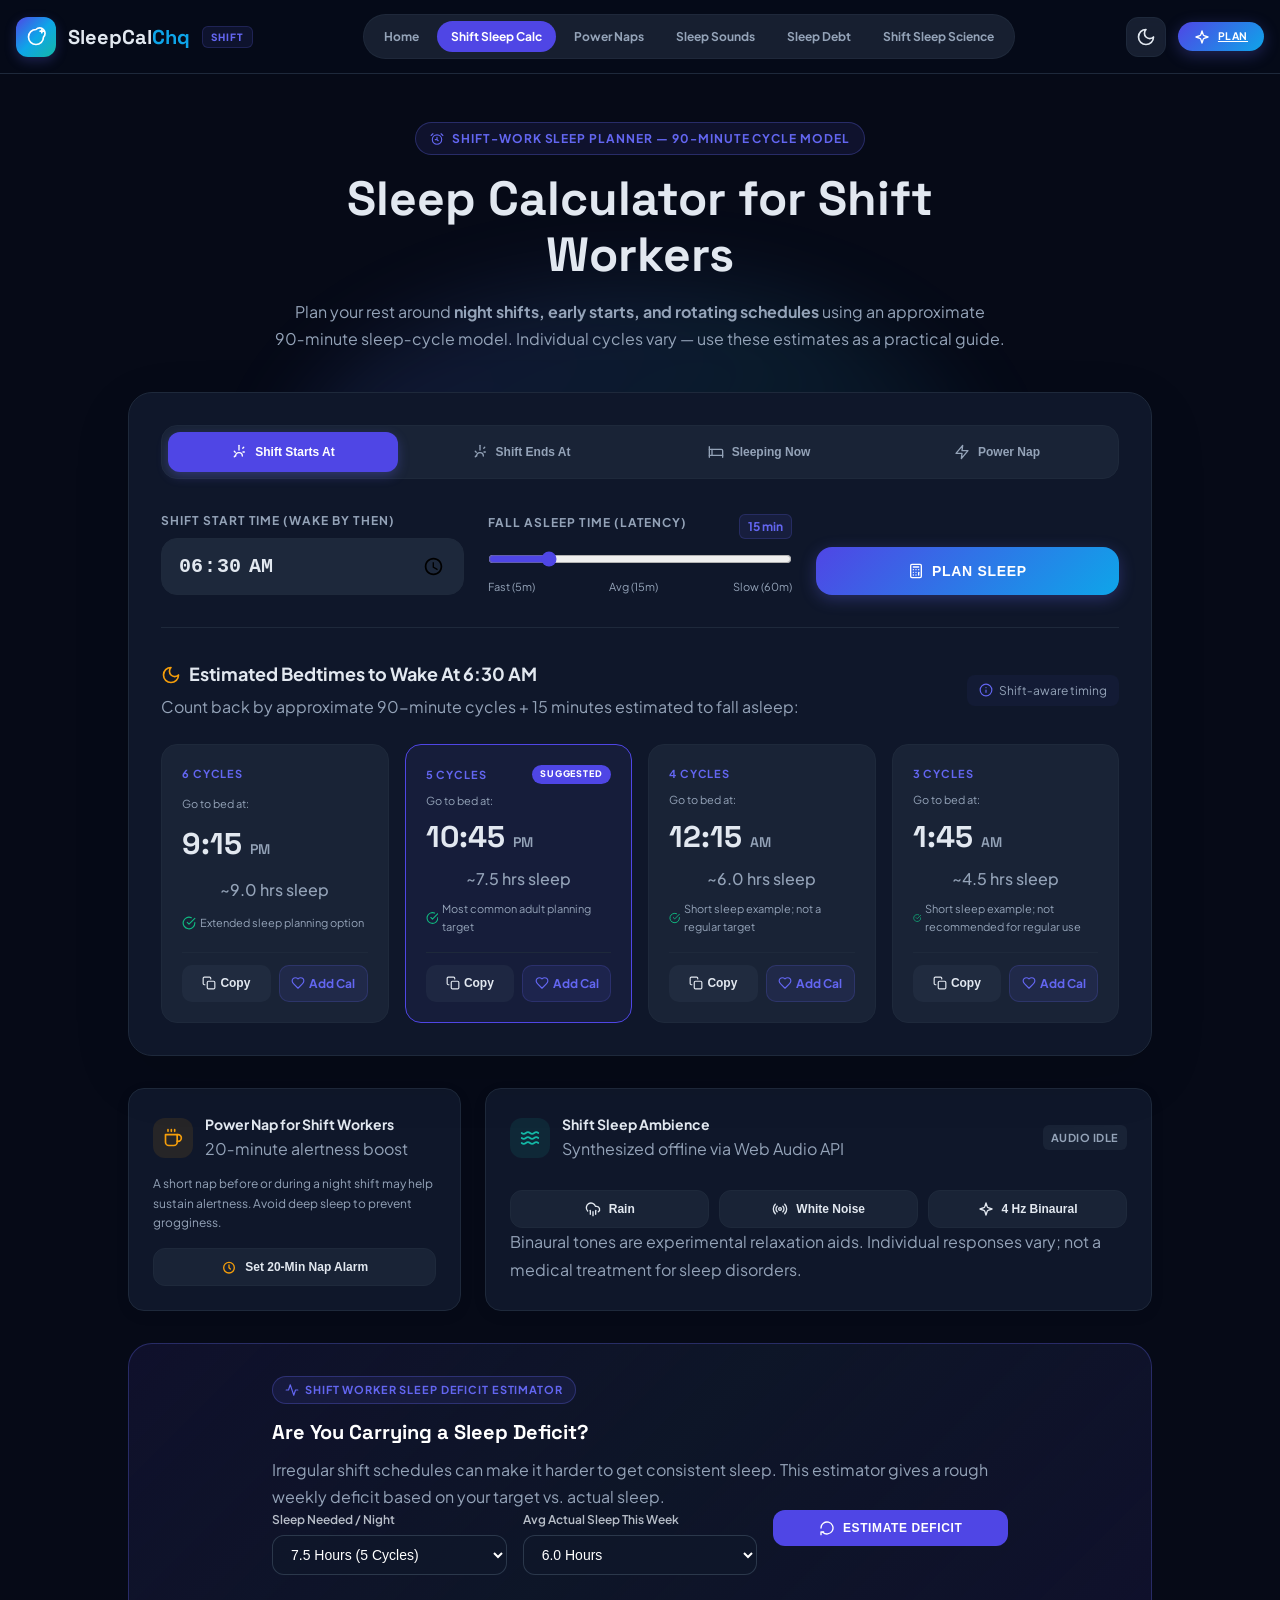
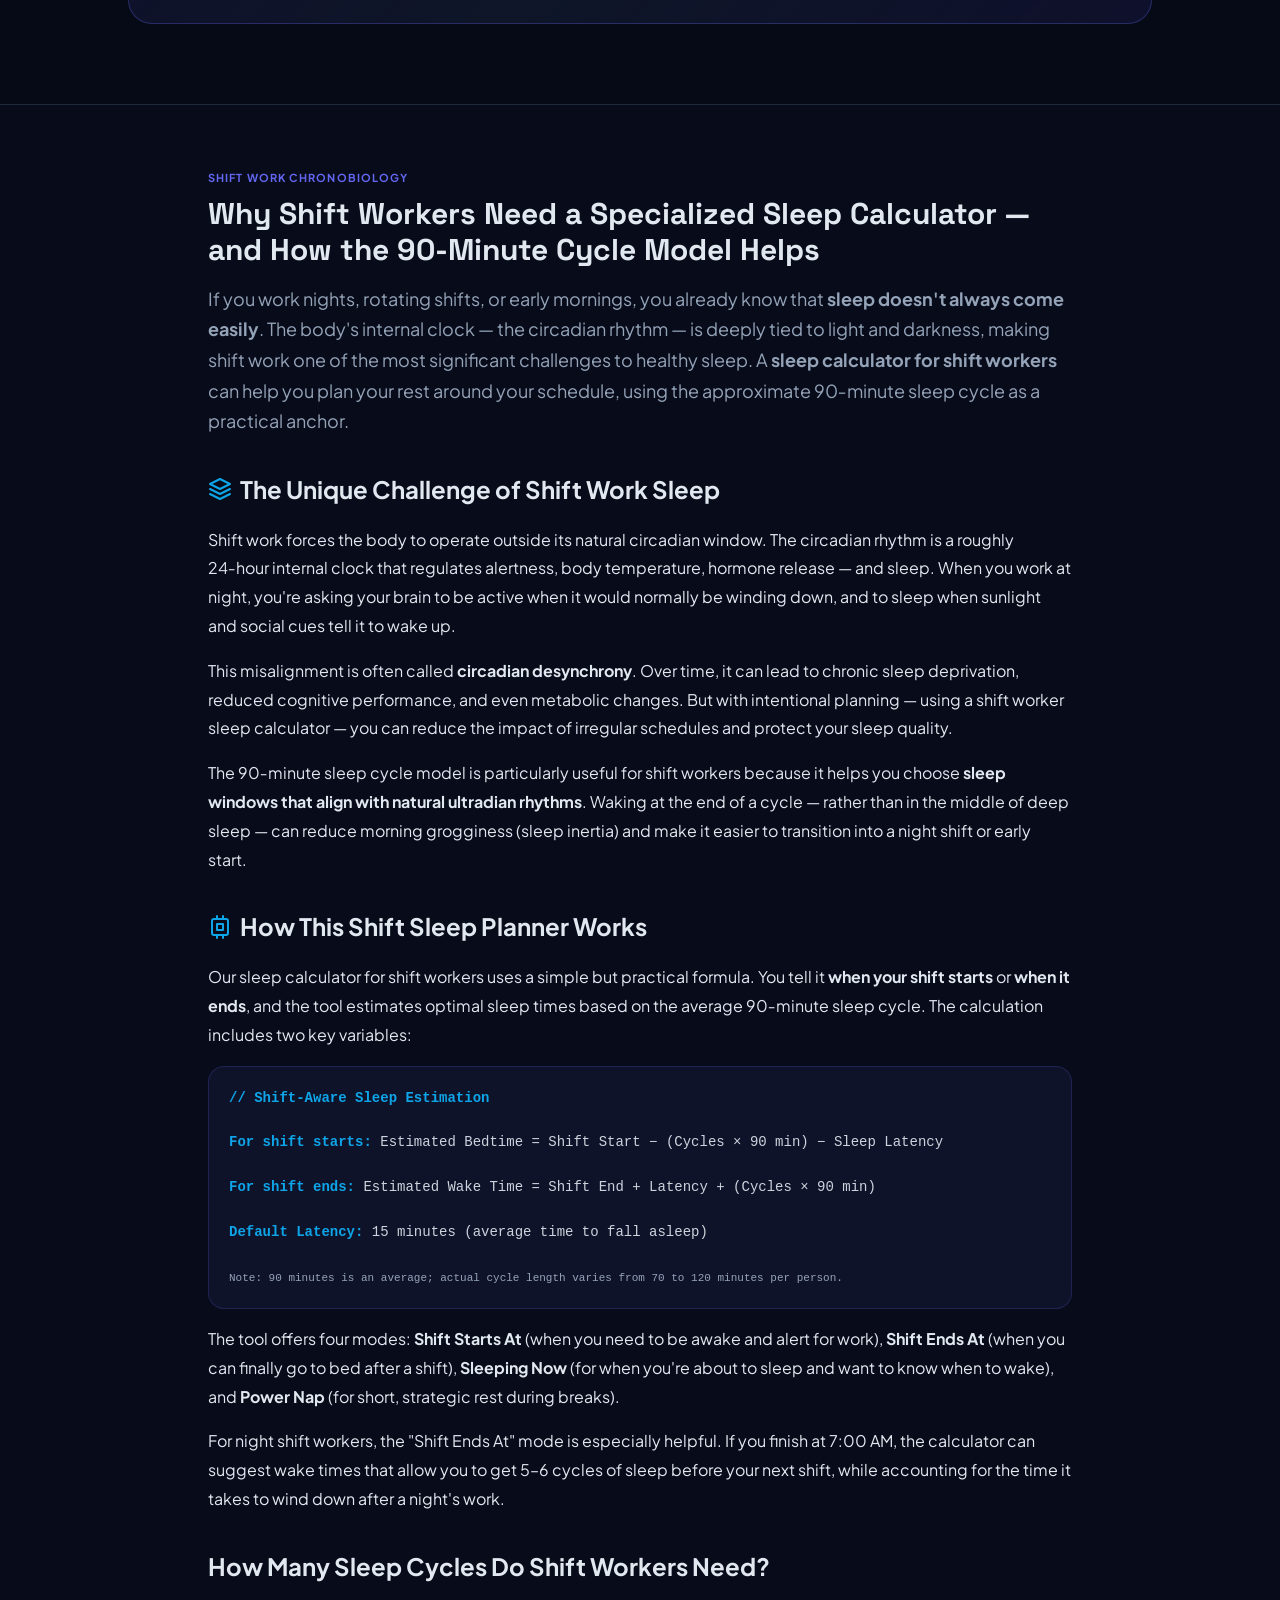
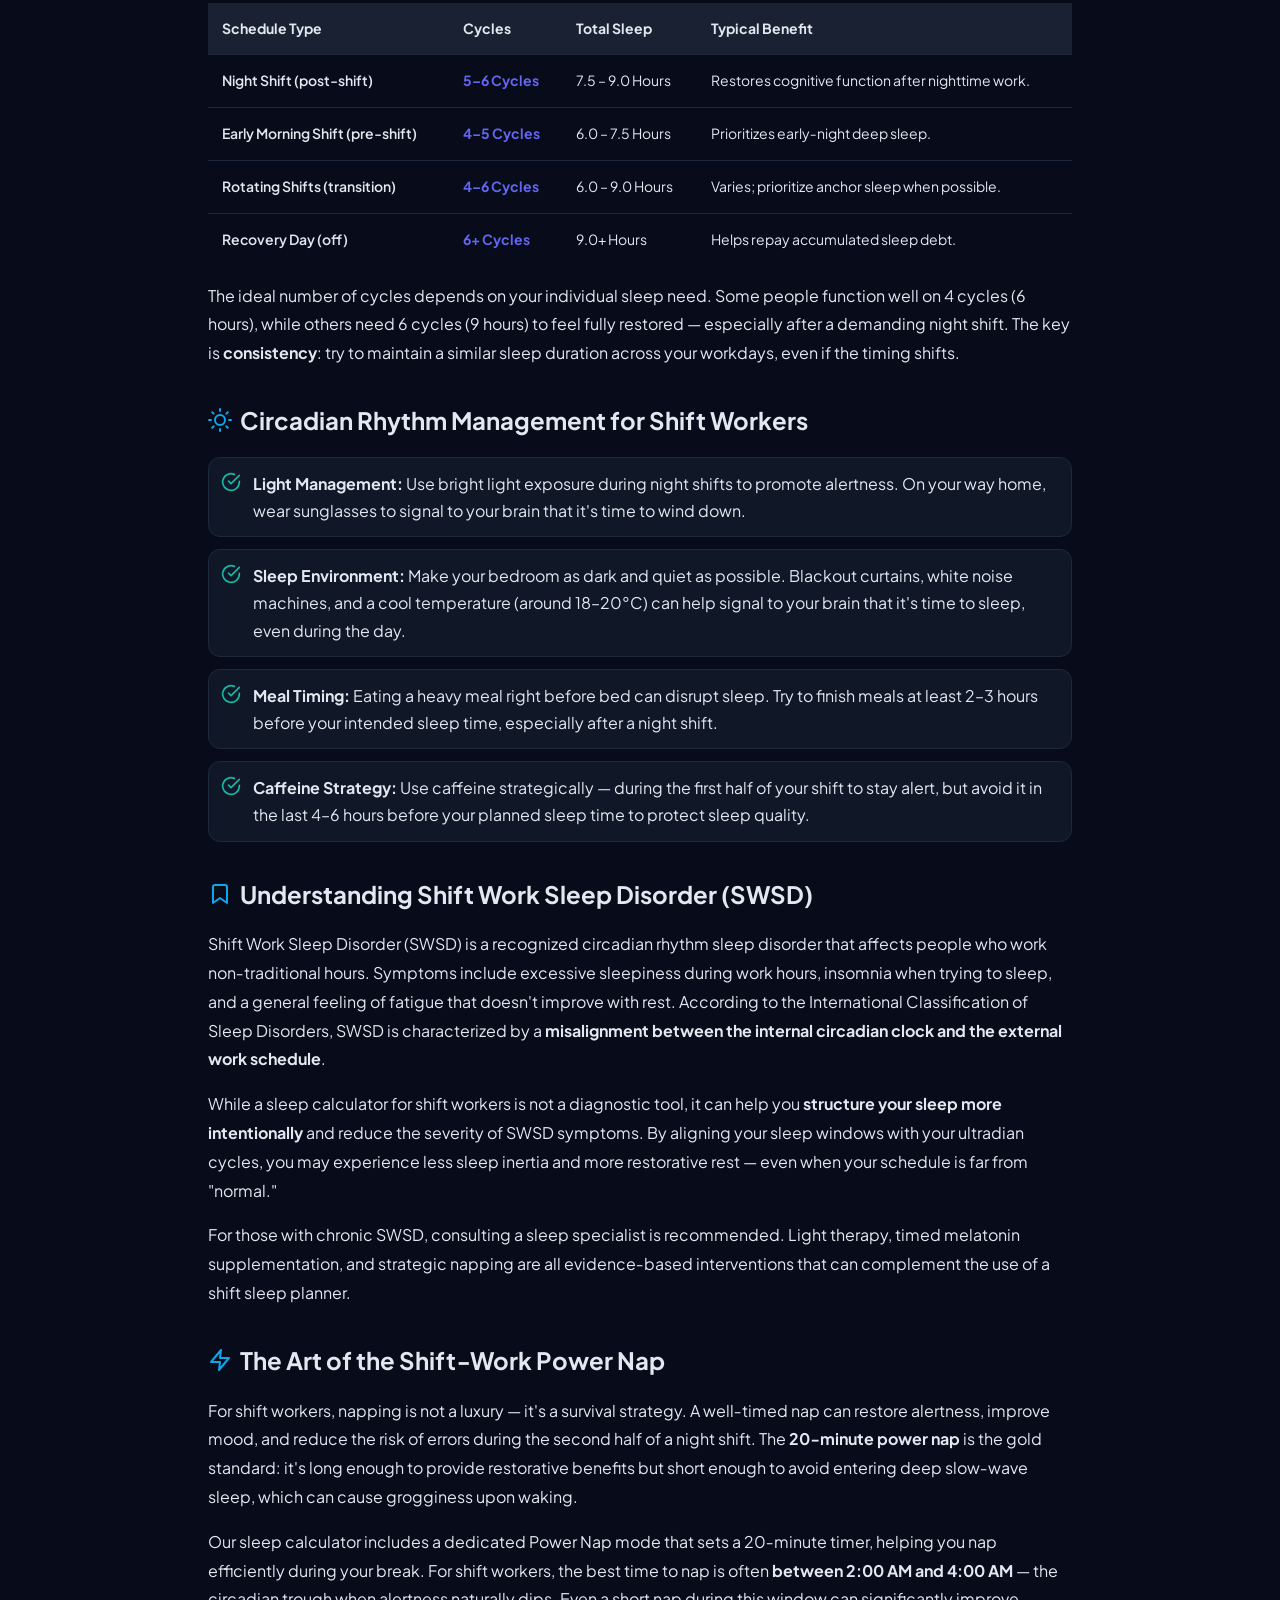
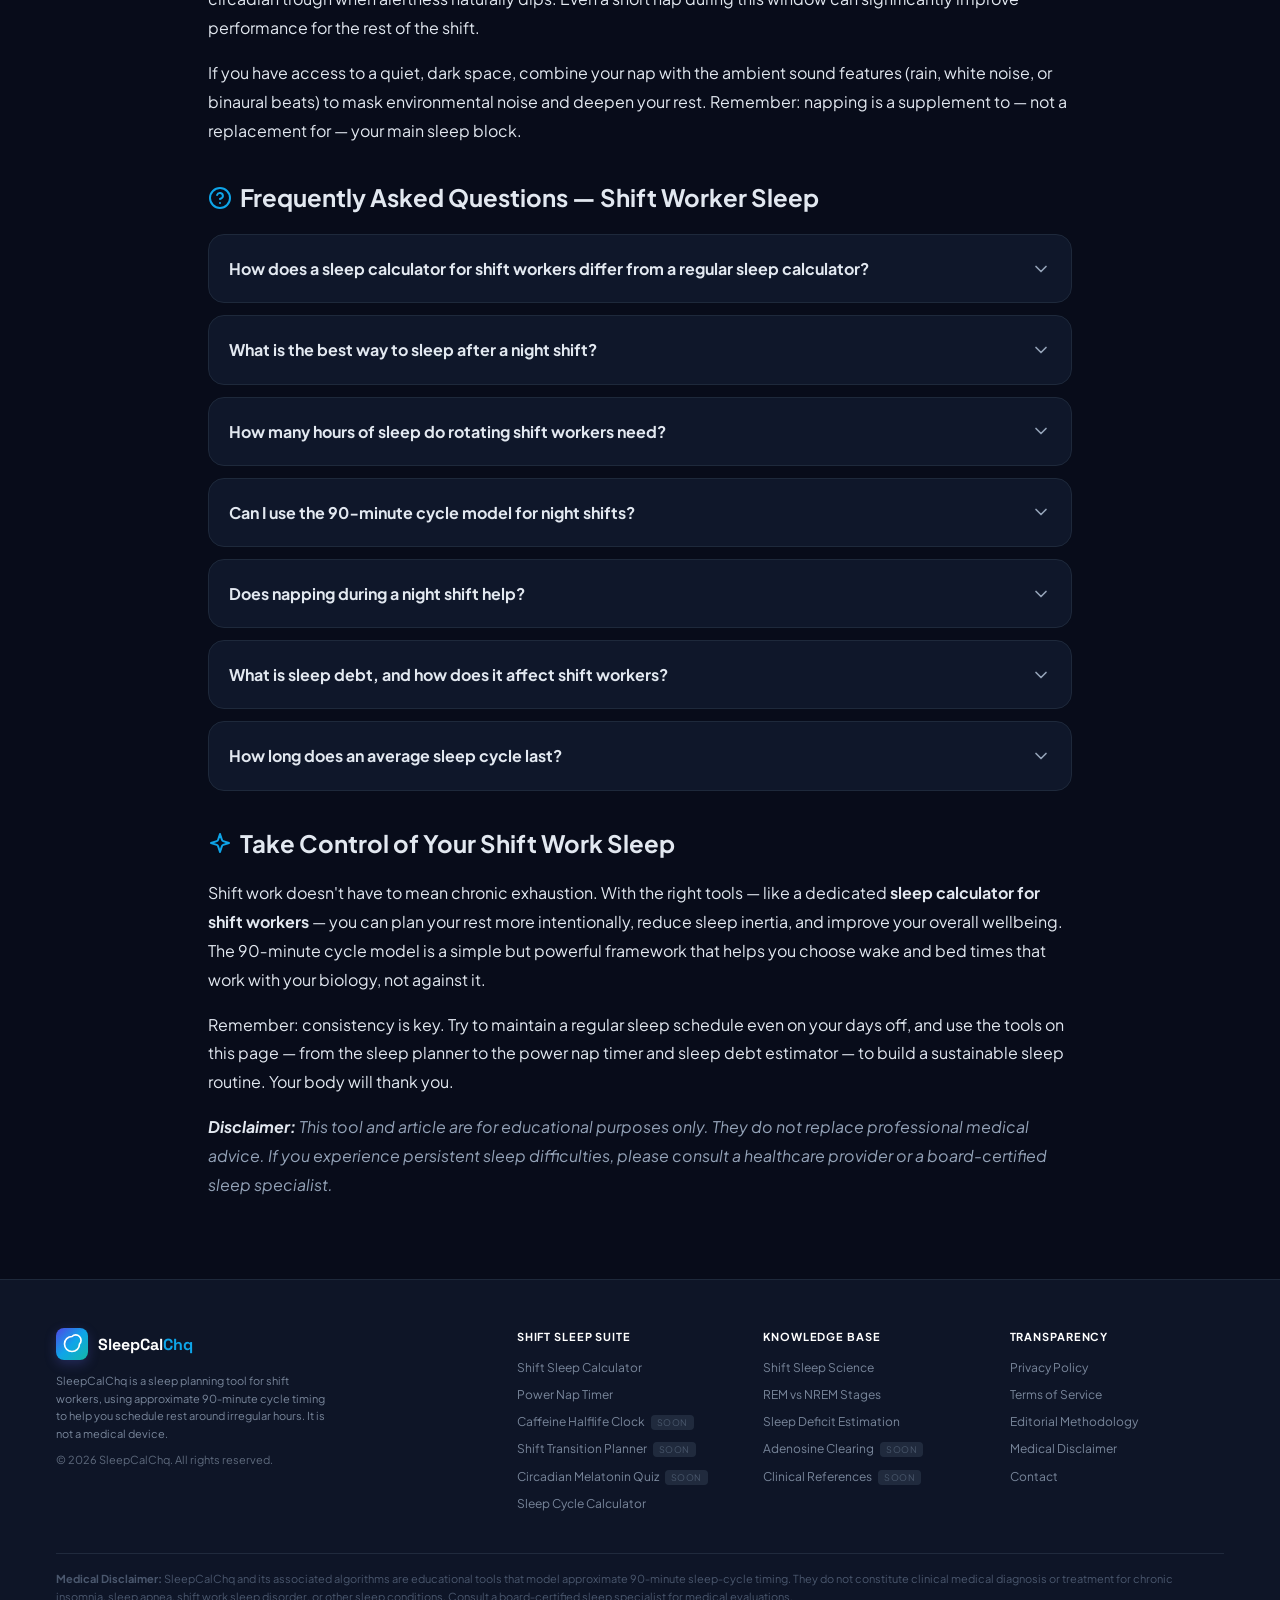
<file: sleep-calculator-shift-workers/index.html>
<!DOCTYPE html>
<html lang="en" class="dark">
<head>
    <meta charset="UTF-8">
    <meta name="viewport" content="width=device-width, initial-scale=1.0">
    <title>Sleep Calculator for Shift Workers | SleepCalChq</title>
    <meta name="description" content="Use a sleep calculator for shift workers to plan rest around night, day, and rotating shifts. Estimate bedtimes and wake times with a 90-minute cycle model.">
    <meta name="keywords" content="sleep calculator for shift workers, shift work sleep calculator, night shift sleep planner, rotating shift sleep schedule, shift worker circadian rhythm">
    <link rel="canonical" href="https://sleepcalchq.com/sleep-calculator-shift-workers/">

    <!-- Google tag (gtag.js) -->
    <script async src="https://www.googletagmanager.com/gtag/js?id=G-QRT7QBW2EH"></script>
    <script>
        window.dataLayer = window.dataLayer || [];
        function gtag(){dataLayer.push(arguments);}
        gtag('js', new Date());
        gtag('config', 'G-QRT7QBW2EH');
    </script>
    
    <!-- Open Graph / Social Meta -->
    <meta property="og:type" content="website">
    <meta property="og:title" content="Sleep Calculator for Shift Workers | SleepCalChq">
    <meta property="og:description" content="Use a sleep calculator for shift workers to plan rest around night, day, and rotating shifts. Estimate bedtimes and wake times with a 90-minute cycle model.">
    <meta property="og:url" content="https://sleepcalchq.com/sleep-calculator-shift-workers/">
    <meta property="og:image" content="https://sleepcalchq.com/assets/og-preview.png">
    <meta property="og:image:width" content="1200">
    <meta property="og:image:height" content="630">

    <!-- Twitter Card -->
    <meta name="twitter:card" content="summary_large_image">
    <meta name="twitter:title" content="Sleep Calculator for Shift Workers | SleepCalChq">
    <meta name="twitter:description" content="Use a sleep calculator for shift workers to plan rest around night, day, and rotating shifts. Estimate bedtimes and wake times with a 90-minute cycle model.">
    <meta name="twitter:image" content="https://sleepcalchq.com/assets/og-preview.png">

    <!-- Favicon (Data URI SVG) -->
    <link rel="icon" type="image/svg+xml" href="data:image/svg+xml,%3Csvg xmlns='http://www.w3.org/2000/svg' viewBox='0 0 24 24' fill='%230284c7'%3E%3Cpath d='M12 3a6 6 0 0 1 9 9 9 9 0 1 1-9-9Z'/%3E%3C/svg%3E">

    <!-- Google Fonts -->
    <link rel="preconnect" href="https://fonts.googleapis.com">
    <link rel="preconnect" href="https://fonts.gstatic.com" crossorigin>
    <link href="https://fonts.googleapis.com/css2?family=Plus+Jakarta+Sans:wght@300;400;500;600;700;800&family=Space+Grotesk:wght@500;700&display=swap" rel="stylesheet">

    <!-- External CSS -->
    <link rel="stylesheet" href="/assets/css/main.css">

    <!-- JSON-LD Advanced Schema -->
    <script type="application/ld+json">
        {
            "@context": "https://schema.org",
            "@graph": [{
                "@type": "WebApplication",
                "name": "Sleep Calculator for Shift Workers",
                "url": "https://sleepcalchq.com/sleep-calculator-shift-workers/",
                "applicationCategory": "HealthApplication",
                "operatingSystem": "All",
                "offers": {
                    "@type": "Offer",
                    "price": "0",
                    "priceCurrency": "USD"
                },
                "featureList": [
                    "Shift worker sleep planner",
                    "90-minute sleep cycle estimator",
                    "Power nap optimizer",
                    "Sleep debt calculator",
                    "Ambient sound synthesizer"
                ],
                "browserRequirements": "Requires JavaScript"
            }, {
                "@type": "WebSite",
                "name": "SleepCalChq",
                "url": "https://sleepcalchq.com/",
                "potentialAction": {
                    "@type": "SearchAction",
                    "target": "https://sleepcalchq.com/?q={search_term_string}",
                    "query-input": "required name=search_term_string"
                }
            }, {
                "@type": "Organization",
                "name": "SleepCalChq",
                "url": "https://sleepcalchq.com/",
                "logo": "https://sleepcalchq.com/assets/logo.png",
                "contactPoint": {
                    "@type": "ContactPoint",
                    "email": "supportsleepcalchq@gmail.com",
                    "contactType": "customer support"
                }
            }, {
                "@type": "BreadcrumbList",
                "itemListElement": [{
                    "@type": "ListItem",
                    "position": 1,
                    "name": "Home",
                    "item": "https://sleepcalchq.com/"
                }, {
                    "@type": "ListItem",
                    "position": 2,
                    "name": "Sleep Calculator for Shift Workers",
                    "item": "https://sleepcalchq.com/sleep-calculator-shift-workers/"
                }]
            }, {
                "@type": "FAQPage",
                "mainEntity": [{
                    "@type": "Question",
                    "name": "How does a sleep calculator for shift workers differ from a regular sleep calculator?",
                    "acceptedAnswer": {
                        "@type": "Answer",
                        "text": "A shift worker calculator is designed around the realities of non-standard schedules. It accounts for shift start and end times, helps you plan sleep around night or early morning work, and includes features like power nap timing and sleep debt estimation that are especially relevant for irregular routines."
                    }
                }, {
                    "@type": "Question",
                    "name": "What is the best way to sleep after a night shift?",
                    "acceptedAnswer": {
                        "@type": "Answer",
                        "text": "After a night shift, try to go to bed as soon as you can, ideally within 60 minutes of getting home. Use blackout curtains, a white noise machine, and a cool room to create a sleep-conducive environment. Aim for at least 5 full sleep cycles (7.5 hours) to recover."
                    }
                }, {
                    "@type": "Question",
                    "name": "How many hours of sleep do rotating shift workers need?",
                    "acceptedAnswer": {
                        "@type": "Answer",
                        "text": "The need varies, but most adults require 7–9 hours of sleep per night. For rotating shift workers, it's especially important to prioritize sleep on transition days. Using a sleep calculator can help you find the best bedtime as your schedule changes."
                    }
                }, {
                    "@type": "Question",
                    "name": "Can I use the 90-minute cycle model for night shifts?",
                    "acceptedAnswer": {
                        "@type": "Answer",
                        "text": "Yes. The 90-minute cycle is a useful heuristic for planning sleep regardless of when it occurs. For night shift workers, it helps you choose wake times that align with cycle endings, reducing sleep inertia and making it easier to transition into the next shift."
                    }
                }, {
                    "@type": "Question",
                    "name": "Does napping during a night shift help?",
                    "acceptedAnswer": {
                        "@type": "Answer",
                        "text": "Yes, a short 15–20 minute nap can significantly boost alertness and cognitive performance during a night shift. It's most effective when taken during the circadian trough (2–4 AM). Our Power Nap mode makes it easy to time your nap accurately."
                    }
                }, {
                    "@type": "Question",
                    "name": "What is sleep debt, and how does it affect shift workers?",
                    "acceptedAnswer": {
                        "@type": "Answer",
                        "text": "Sleep debt is the cumulative difference between the sleep you need and the sleep you actually get. For shift workers, sleep debt builds quickly due to irregular schedules. Our Sleep Deficit Estimator helps you quantify your weekly sleep debt and motivates you to prioritize recovery on your days off."
                    }
                }, {
                    "@type": "Question",
                    "name": "How long does an average sleep cycle last?",
                    "acceptedAnswer": {
                        "@type": "Answer",
                        "text": "Most people experience ultradian sleep cycles lasting between 70 to 120 minutes, with 90 minutes being a commonly cited average. The exact duration varies from person to person and can change throughout the night."
                    }
                }]
            }]
        }
    </script>
</head>
<body class="dark">

    <!-- ===================== Header ===================== -->
    <header class="app-header">
        <div class="header-inner">
            <a href="/" class="logo">
                <div class="logo-icon">
                    <svg xmlns="http://www.w3.org/2000/svg" viewBox="0 0 24 24" fill="none" stroke="currentColor" stroke-width="2" stroke-linecap="round" stroke-linejoin="round"><path d="M12 3a6 6 0 0 1 9 9 9 9 0 1 1-9-9Z"/><path d="M19 3v4"/><path d="M21 5h-4"/></svg>
                </div>
                <div class="logo-text">SleepCal<span>Chq</span></div>
                <span class="logo-badge">Shift</span>
            </a>

            <nav class="nav-desktop" id="nav-desktop" aria-label="Main navigation">
                <a href="/">Home</a>
                <a href="#calculator-hub" class="active">Shift Sleep Calc</a>
                <a href="#nap-optimizer">Power Naps</a>
                <a href="#sound-synthesizer">Sleep Sounds</a>
                <a href="#sleep-debt">Sleep Debt</a>
                <a href="#science-guide">Shift Sleep Science</a>
            </nav>

            <div class="header-actions">
                <button id="theme-toggle" class="header-btn" aria-label="Toggle dark/light theme" aria-expanded="false" aria-controls="theme-icon">
                    <svg id="theme-icon" xmlns="http://www.w3.org/2000/svg" viewBox="0 0 24 24" fill="none" stroke="currentColor" stroke-width="2" stroke-linecap="round" stroke-linejoin="round"><path d="M12 3a6 6 0 0 0 9 9 9 9 0 1 1-9-9Z"/></svg>
                </button>
                <button id="mobile-menu-btn" class="header-btn mobile-menu-btn" aria-label="Open menu" aria-expanded="false" aria-controls="mobile-menu">
                    <svg xmlns="http://www.w3.org/2000/svg" viewBox="0 0 24 24" fill="none" stroke="currentColor" stroke-width="2" stroke-linecap="round" stroke-linejoin="round"><line x1="4" y1="6" x2="20" y2="6"/><line x1="4" y1="12" x2="20" y2="12"/><line x1="4" y1="18" x2="20" y2="18"/></svg>
                </button>
                <a href="#calculator-hub" class="calc-btn" style="width:auto; padding:0.4rem 1rem; font-size:0.65rem;">
                    <svg xmlns="http://www.w3.org/2000/svg" viewBox="0 0 24 24" fill="none" stroke="currentColor" stroke-width="2" stroke-linecap="round" stroke-linejoin="round"><path d="M12 3l1.9 5.8a2 2 0 0 0 1.3 1.3L21 12l-5.8 1.9a2 2 0 0 0-1.3 1.3L12 21l-1.9-5.8a2 2 0 0 0-1.3-1.3L3 12l5.8-1.9a2 2 0 0 0 1.3-1.3L12 3Z"/></svg>
                    Plan
                </a>
            </div>
        </div>

        <!-- Mobile Navigation Dropdown -->
        <nav id="mobile-menu" class="mobile-menu" aria-label="Mobile navigation">
            <a href="/">Home</a>
            <a href="#calculator-hub">Shift Sleep Calc</a>
            <a href="#nap-optimizer">Power Naps</a>
            <a href="#sound-synthesizer">Sleep Sounds</a>
            <a href="#sleep-debt">Sleep Debt</a>
            <a href="#science-guide">Shift Sleep Science</a>
        </nav>
    </header>

    <!-- ===================== Main Content ===================== -->
    <main class="flex-1">

        <!-- Hero + Calculator Section -->
        <section class="hero" id="calculator-hub">
            <div class="container">
                <div class="hero-content">
                    <div class="hero-badge">
                        <svg xmlns="http://www.w3.org/2000/svg" viewBox="0 0 24 24" fill="none" stroke="currentColor" stroke-width="2" stroke-linecap="round" stroke-linejoin="round"><circle cx="12" cy="13" r="8"/><path d="M12 9v4l2 2"/><path d="M5 3L2 6"/><path d="M19 3l3 3"/><path d="M9 13h2"/></svg>
                        Shift-Work Sleep Planner — 90-Minute Cycle Model
                    </div>
                    <h1>Sleep Calculator for Shift Workers</h1>
                    <p>Plan your rest around <strong>night shifts, early starts, and rotating schedules</strong> using an approximate 90‑minute sleep‑cycle model. Individual cycles vary — use these estimates as a practical guide.</p>
                </div>

                <!-- Main Calculator Card -->
                <div class="calculator-card">
                    <!-- Mode Tabs -->
                    <div class="tabs" role="tablist" aria-label="Shift sleep calculator modes">
                        <button onclick="switchMode('wakeAt')" id="tab-wakeAt" class="tab-btn active" role="tab" aria-selected="true" aria-controls="input-container">
                            <svg xmlns="http://www.w3.org/2000/svg" viewBox="0 0 24 24" fill="none" stroke="currentColor" stroke-width="2" stroke-linecap="round" stroke-linejoin="round"><path d="M17 18a5 5 0 0 0-10 0"/><path d="M12 9V2"/><path d="M4.93 10.93l1.41 1.41"/><path d="M20 12h-2"/><path d="M6.34 17.66l-1.41 1.41"/><path d="M19.07 4.93l-1.41 1.41"/></svg>
                            Shift Starts At
                        </button>
                        <button onclick="switchMode('sleepAt')" id="tab-sleepAt" class="tab-btn" role="tab" aria-selected="false" aria-controls="input-container">
                            <svg xmlns="http://www.w3.org/2000/svg" viewBox="0 0 24 24" fill="none" stroke="currentColor" stroke-width="2" stroke-linecap="round" stroke-linejoin="round"><path d="M17 18a5 5 0 0 0-10 0"/><path d="M12 9V2"/><path d="M4.93 10.93l1.41 1.41"/><path d="M20 12h-2"/><path d="M6.34 17.66l-1.41 1.41"/><path d="M19.07 4.93l-1.41 1.41"/></svg>
                            Shift Ends At
                        </button>
                        <button onclick="switchMode('sleepNow')" id="tab-sleepNow" class="tab-btn" role="tab" aria-selected="false" aria-controls="input-container">
                            <svg xmlns="http://www.w3.org/2000/svg" viewBox="0 0 24 24" fill="none" stroke="currentColor" stroke-width="2" stroke-linecap="round" stroke-linejoin="round"><path d="M2 4v16"/><path d="M2 8h18a2 2 0 0 1 2 2v10"/><path d="M2 17h20"/><path d="M6 8v9"/></svg>
                            Sleeping Now
                        </button>
                        <button onclick="switchMode('napMode')" id="tab-napMode" class="tab-btn" role="tab" aria-selected="false" aria-controls="input-container">
                            <svg xmlns="http://www.w3.org/2000/svg" viewBox="0 0 24 24" fill="none" stroke="currentColor" stroke-width="2" stroke-linecap="round" stroke-linejoin="round"><path d="M13 2L3 14h9l-1 8 10-12h-9l1-8z"/></svg>
                            Power Nap
                        </button>
                    </div>

                    <!-- Input Section -->
                    <div id="input-container" class="input-grid">
                        <div id="time-input-wrapper" class="input-group">
                            <label for="target-time" id="time-label">Shift Start Time (wake by then)</label>
                            <input type="time" id="target-time" value="06:30" aria-label="Target time">
                        </div>

                        <div class="input-group">
                            <div class="latency-label-row">
                                <label for="latency-slider">Fall Asleep Time (Latency)</label>
                                <span id="latency-val" class="latency-value">15 min</span>
                            </div>
                            <input type="range" id="latency-slider" min="5" max="60" value="15" step="5" class="latency-range" oninput="updateLatency(this.value)" aria-label="Sleep latency minutes">
                            <div class="latency-legend">
                                <span>Fast (5m)</span>
                                <span>Avg (15m)</span>
                                <span>Slow (60m)</span>
                            </div>
                        </div>

                        <div class="input-group">
                            <button onclick="calculateCycles()" class="calc-btn">
                                <svg xmlns="http://www.w3.org/2000/svg" viewBox="0 0 24 24" fill="none" stroke="currentColor" stroke-width="2" stroke-linecap="round" stroke-linejoin="round"><rect x="4" y="2" width="16" height="20" rx="2"/><line x1="8" y1="6" x2="16" y2="6"/><line x1="16" y1="14" x2="16" y2="18"/><path d="M8 10h.01"/><path d="M12 10h.01"/><path d="M16 10h.01"/><path d="M8 14h.01"/><path d="M12 14h.01"/><path d="M8 18h.01"/><path d="M12 18h.01"/></svg>
                                Plan Sleep
                            </button>
                        </div>
                    </div>

                    <!-- Results Area -->
                    <div id="results-area" class="results-area">
                        <div class="results-header">
                            <div>
                                <div id="results-title" class="results-title">
                                    <svg xmlns="http://www.w3.org/2000/svg" viewBox="0 0 24 24" fill="none" stroke="currentColor" stroke-width="2" stroke-linecap="round" stroke-linejoin="round"><path d="M12 3l1.9 5.8a2 2 0 0 0 1.3 1.3L21 12l-5.8 1.9a2 2 0 0 0-1.3 1.3L12 21l-1.9-5.8a2 2 0 0 0-1.3-1.3L3 12l5.8-1.9a2 2 0 0 0 1.3-1.3L12 3Z"/></svg>
                                    Estimated Sleep Windows
                                </div>
                                <p id="results-subtitle" class="results-subtitle">
                                    Based on a 90‑minute cycle model. Adjust latency to match your typical fall‑asleep time.
                                </p>
                            </div>
                            <span class="results-info">
                                <svg xmlns="http://www.w3.org/2000/svg" viewBox="0 0 24 24" fill="none" stroke="currentColor" stroke-width="2" stroke-linecap="round" stroke-linejoin="round"><circle cx="12" cy="12" r="10"/><path d="M12 16v-4"/><path d="M12 8h.01"/></svg>
                                Shift‑aware timing
                            </span>
                        </div>

                        <div id="cards-grid" class="cards-grid"></div>
                    </div>
                </div>

                <!-- Quick Tools Grid -->
                <div class="quick-tools">

                    <!-- Power Nap Card -->
                    <div id="nap-optimizer" class="tool-card">
                        <div class="tool-card-header">
                            <div class="tool-icon" style="background: rgba(245, 158, 11, 0.1); color: var(--amber);">
                                <svg xmlns="http://www.w3.org/2000/svg" viewBox="0 0 24 24" fill="none" stroke="currentColor" stroke-width="2" stroke-linecap="round" stroke-linejoin="round"><path d="M17 8h1a4 4 0 0 1 0 8h-1"/><path d="M3 8h14v9a4 4 0 0 1-4 4H7a4 4 0 0 1-4-4Z"/><line x1="6" y1="2" x2="6" y2="4"/><line x1="10" y1="2" x2="10" y2="4"/><line x1="14" y1="2" x2="14" y2="4"/></svg>
                            </div>
                            <div>
                                <div class="tool-title">Power Nap for Shift Workers</div>
                                <p class="tool-subtitle">20‑minute alertness boost</p>
                            </div>
                        </div>
                        <p style="font-size:0.75rem; color:var(--text-muted); line-height:1.6; margin-bottom:1rem;">
                            A short nap before or during a night shift may help sustain alertness. Avoid deep sleep to prevent grogginess.
                        </p>
                        <button onclick="startQuickNap(20)" class="tool-btn">
                            <svg xmlns="http://www.w3.org/2000/svg" viewBox="0 0 24 24" fill="none" stroke="currentColor" stroke-width="2" stroke-linecap="round" stroke-linejoin="round"><circle cx="12" cy="13" r="8"/><path d="M12 9v4l2 2"/></svg>
                            Set 20‑Min Nap Alarm
                        </button>
                    </div>

                    <!-- Ambient Sound Synthesizer -->
                    <div id="sound-synthesizer" class="tool-card" style="grid-column: span 1;">
                        <div style="display:flex; flex-direction:column; gap:0.5rem; margin-bottom:0.75rem;">
                            <div class="tool-card-header">
                                <div class="tool-icon" style="background: rgba(20, 184, 166, 0.1); color: var(--teal);">
                                    <svg xmlns="http://www.w3.org/2000/svg" viewBox="0 0 24 24" fill="none" stroke="currentColor" stroke-width="2" stroke-linecap="round" stroke-linejoin="round"><path d="M2 6c.6.5 1.2 1 2.5 1C7 7 7 5 9.5 5c2.6 0 2.4 2 5 2 2.5 0 2.5-2 5-2 1.3 0 1.9.5 2.5 1"/><path d="M2 12c.6.5 1.2 1 2.5 1 2.5 0 2.5-2 5-2 2.6 0 2.4 2 5 2 2.5 0 2.5-2 5-2 1.3 0 1.9.5 2.5 1"/><path d="M2 18c.6.5 1.2 1 2.5 1 2.5 0 2.5-2 5-2 2.6 0 2.4 2 5 2 2.5 0 2.5-2 5-2 1.3 0 1.9.5 2.5 1"/></svg>
                                </div>
                                <div style="display:flex; justify-content:space-between; align-items:center; width:100%;">
                                    <div>
                                        <div class="tool-title">Shift Sleep Ambience</div>
                                        <p class="tool-subtitle">Synthesized offline via Web Audio API</p>
                                    </div>
                                    <span id="sound-status" class="sound-status">Audio Idle</span>
                                </div>
                            </div>
                        </div>

                        <div class="sound-grid">
                            <button onclick="toggleAudio('rain')" id="btn-sound-rain" class="sound-btn" aria-label="Play rain sounds">
                                <svg xmlns="http://www.w3.org/2000/svg" viewBox="0 0 24 24" fill="none" stroke="currentColor" stroke-width="2" stroke-linecap="round" stroke-linejoin="round"><path d="M20 16.2A4.5 4.5 0 0 0 17.5 8h-1.8A7 7 0 1 0 4 14.9"/><path d="M16 14v6"/><path d="M8 14v6"/><path d="M12 16v6"/></svg>
                                Rain
                            </button>
                            <button onclick="toggleAudio('white')" id="btn-sound-white" class="sound-btn" aria-label="Play white noise">
                                <svg xmlns="http://www.w3.org/2000/svg" viewBox="0 0 24 24" fill="none" stroke="currentColor" stroke-width="2" stroke-linecap="round" stroke-linejoin="round"><circle cx="12" cy="12" r="2"/><path d="M16.24 7.76a6 6 0 0 1 0 8.49m-8.48-.01a6 6 0 0 1 0-8.49m11.31-2.82a10 10 0 0 1 0 14.14m-14.14 0a10 10 0 0 1 0-14.14"/></svg>
                                White Noise
                            </button>
                            <button onclick="toggleAudio('binaural')" id="btn-sound-binaural" class="sound-btn" aria-label="Play binaural beat">
                                <svg xmlns="http://www.w3.org/2000/svg" viewBox="0 0 24 24" fill="none" stroke="currentColor" stroke-width="2" stroke-linecap="round" stroke-linejoin="round"><path d="M12 3l1.9 5.8a2 2 0 0 0 1.3 1.3L21 12l-5.8 1.9a2 2 0 0 0-1.3 1.3L12 21l-1.9-5.8a2 2 0 0 0-1.3-1.3L3 12l5.8-1.9a2 2 0 0 0 1.3-1.3L12 3Z"/></svg>
                                4 Hz Binaural
                            </button>
                        </div>
                        <p class="sound-note">
                            Binaural tones are experimental relaxation aids. Individual responses vary; not a medical treatment for sleep disorders.
                        </p>
                    </div>
                </div>

                <!-- Sleep Debt Interactive Widget -->
                <div id="sleep-debt" class="sleep-debt-section">
                    <div class="container-sm" style="max-width:768px; margin:0 auto;">
                        <div class="debt-badge">
                            <svg xmlns="http://www.w3.org/2000/svg" viewBox="0 0 24 24" fill="none" stroke="currentColor" stroke-width="2" stroke-linecap="round" stroke-linejoin="round"><path d="M22 12h-4l-3 9L9 3l-3 9H2"/></svg>
                            Shift Worker Sleep Deficit Estimator
                        </div>
                        <div class="debt-section-title">Are You Carrying a Sleep Deficit?</div>
                        <p class="debt-section-desc">
                            Irregular shift schedules can make it harder to get consistent sleep. This estimator gives a rough weekly deficit based on your target vs. actual sleep.
                        </p>

                        <div class="debt-grid">
                            <div class="debt-field">
                                <label for="debt-needed">Sleep Needed / Night</label>
                                <select id="debt-needed">
                                    <option value="7">7.0 Hours (Minimum)</option>
                                    <option value="7.5" selected>7.5 Hours (5 Cycles)</option>
                                    <option value="8">8.0 Hours</option>
                                    <option value="9">9.0 Hours (Recovery)</option>
                                </select>
                            </div>
                            <div class="debt-field">
                                <label for="debt-actual">Avg Actual Sleep This Week</label>
                                <select id="debt-actual">
                                    <option value="5">5.0 Hours</option>
                                    <option value="6" selected>6.0 Hours</option>
                                    <option value="6.5">6.5 Hours</option>
                                    <option value="7">7.0 Hours</option>
                                </select>
                            </div>
                            <div class="debt-field">
                                <button onclick="calculateSleepDebt()" class="debt-submit">
                                    <svg xmlns="http://www.w3.org/2000/svg" viewBox="0 0 24 24" fill="none" stroke="currentColor" stroke-width="2" stroke-linecap="round" stroke-linejoin="round"><path d="M3 12a9 9 0 1 1 2.64 6.36"/><path d="M3 22v-4h4"/></svg>
                                    Estimate Deficit
                                </button>
                            </div>
                        </div>

                        <div id="debt-result" class="debt-result">
                            <!-- Injected JS Calculation -->
                        </div>
                    </div>
                </div>

            </div>
        </section>

        <!-- ================================================================= -->
        <!-- DEEP HUMAN-WRITTEN SCIENTIFIC ARTICLE GUIDE                       -->
        <!-- ================================================================= -->
        <article id="science-guide" class="article-section">
            <div class="article-container">
                
                <!-- Section 1: Introduction -->
                <header class="article-header">
                    <span class="article-category">Shift Work Chronobiology</span>
                    <h2 class="article-title">Why Shift Workers Need a Specialized Sleep Calculator — and How the 90‑Minute Cycle Model Helps</h2>
                    <p class="article-intro">
                        If you work nights, rotating shifts, or early mornings, you already know that <strong>sleep doesn't always come easily</strong>. The body's internal clock — the circadian rhythm — is deeply tied to light and darkness, making shift work one of the most significant challenges to healthy sleep. A <strong>sleep calculator for shift workers</strong> can help you plan your rest around your schedule, using the approximate 90‑minute sleep cycle as a practical anchor.
                    </p>
                </header>

                <!-- Section 2: The Shift Work Sleep Problem -->
                <section style="margin-bottom:2rem;">
                    <h3 class="article-section-title">
                        <svg xmlns="http://www.w3.org/2000/svg" viewBox="0 0 24 24" fill="none" stroke="currentColor" stroke-width="2" stroke-linecap="round" stroke-linejoin="round"><path d="M12 2L2 7l10 5 10-5-10-5z"/><path d="M2 17l10 5 10-5"/><path d="M2 12l10 5 10-5"/></svg>
                        The Unique Challenge of Shift Work Sleep
                    </h3>
                    <p class="article-text">
                        Shift work forces the body to operate outside its natural circadian window. The circadian rhythm is a roughly 24‑hour internal clock that regulates alertness, body temperature, hormone release — and sleep. When you work at night, you're asking your brain to be active when it would normally be winding down, and to sleep when sunlight and social cues tell it to wake up.
                    </p>
                    <p class="article-text">
                        This misalignment is often called <strong>circadian desynchrony</strong>. Over time, it can lead to chronic sleep deprivation, reduced cognitive performance, and even metabolic changes. But with intentional planning — using a shift worker sleep calculator — you can reduce the impact of irregular schedules and protect your sleep quality.
                    </p>
                    <p class="article-text">
                        The 90‑minute sleep cycle model is particularly useful for shift workers because it helps you choose <strong>sleep windows that align with natural ultradian rhythms</strong>. Waking at the end of a cycle — rather than in the middle of deep sleep — can reduce morning grogginess (sleep inertia) and make it easier to transition into a night shift or early start.
                    </p>
                </section>

                <!-- Section 3: How the Calculator Works -->
                <section style="margin-bottom:2rem;">
                    <h3 class="article-section-title">
                        <svg xmlns="http://www.w3.org/2000/svg" viewBox="0 0 24 24" fill="none" stroke="currentColor" stroke-width="2" stroke-linecap="round" stroke-linejoin="round"><rect x="4" y="4" width="16" height="16" rx="2"/><rect x="9" y="9" width="6" height="6"/><line x1="9" y1="1" x2="9" y2="4"/><line x1="15" y1="1" x2="15" y2="4"/><line x1="9" y1="20" x2="9" y2="23"/><line x1="15" y1="20" x2="15" y2="23"/></svg>
                        How This Shift Sleep Planner Works
                    </h3>
                    <p class="article-text">
                        Our sleep calculator for shift workers uses a simple but practical formula. You tell it <strong>when your shift starts</strong> or <strong>when it ends</strong>, and the tool estimates optimal sleep times based on the average 90‑minute sleep cycle. The calculation includes two key variables:
                    </p>
                    <div class="formula-box">
                        <strong>// Shift‑Aware Sleep Estimation</strong><br><br>
                        <strong>For shift starts:</strong> Estimated Bedtime = Shift Start − (Cycles × 90 min) − Sleep Latency<br><br>
                        <strong>For shift ends:</strong> Estimated Wake Time = Shift End + Latency + (Cycles × 90 min)<br><br>
                        <strong>Default Latency:</strong> 15 minutes (average time to fall asleep)<br><br>
                        <span class="formula-note">Note: 90 minutes is an average; actual cycle length varies from 70 to 120 minutes per person.</span>
                    </div>
                    <p class="article-text">
                        The tool offers four modes: <strong>Shift Starts At</strong> (when you need to be awake and alert for work), <strong>Shift Ends At</strong> (when you can finally go to bed after a shift), <strong>Sleeping Now</strong> (for when you're about to sleep and want to know when to wake), and <strong>Power Nap</strong> (for short, strategic rest during breaks).
                    </p>
                    <p class="article-text">
                        For night shift workers, the "Shift Ends At" mode is especially helpful. If you finish at 7:00 AM, the calculator can suggest wake times that allow you to get 5–6 cycles of sleep before your next shift, while accounting for the time it takes to wind down after a night's work.
                    </p>
                </section>

                <!-- Section 4: Cycle Counts for Shift Workers -->
                <section style="margin-bottom:2rem;">
                    <h3 class="article-section-title">How Many Sleep Cycles Do Shift Workers Need?</h3>
                    <div class="table-wrap">
                        <table class="comparison-table">
                            <thead>
                                <tr>
                                    <th>Schedule Type</th>
                                    <th>Cycles</th>
                                    <th>Total Sleep</th>
                                    <th>Typical Benefit</th>
                                </tr>
                            </thead>
                            <tbody>
                                <tr>
                                    <td>Night Shift (post‑shift)</td>
                                    <td class="highlight">5–6 Cycles</td>
                                    <td>7.5 – 9.0 Hours</td>
                                    <td>Restores cognitive function after nighttime work.</td>
                                </tr>
                                <tr>
                                    <td>Early Morning Shift (pre‑shift)</td>
                                    <td class="highlight">4–5 Cycles</td>
                                    <td>6.0 – 7.5 Hours</td>
                                    <td>Prioritizes early‑night deep sleep.</td>
                                </tr>
                                <tr>
                                    <td>Rotating Shifts (transition)</td>
                                    <td class="highlight">4–6 Cycles</td>
                                    <td>6.0 – 9.0 Hours</td>
                                    <td>Varies; prioritize anchor sleep when possible.</td>
                                </tr>
                                <tr>
                                    <td>Recovery Day (off)</td>
                                    <td class="highlight">6+ Cycles</td>
                                    <td>9.0+ Hours</td>
                                    <td>Helps repay accumulated sleep debt.</td>
                                </tr>
                            </tbody>
                        </table>
                    </div>
                    <p class="article-text">
                        The ideal number of cycles depends on your individual sleep need. Some people function well on 4 cycles (6 hours), while others need 6 cycles (9 hours) to feel fully restored — especially after a demanding night shift. The key is <strong>consistency</strong>: try to maintain a similar sleep duration across your workdays, even if the timing shifts.
                    </p>
                </section>

                <!-- Section 5: Circadian Rhythm Tips -->
                <section style="margin-bottom:2rem;">
                    <h3 class="article-section-title">
                        <svg xmlns="http://www.w3.org/2000/svg" viewBox="0 0 24 24" fill="none" stroke="currentColor" stroke-width="2" stroke-linecap="round" stroke-linejoin="round"><circle cx="12" cy="12" r="5"/><line x1="12" y1="1" x2="12" y2="3"/><line x1="12" y1="21" x2="12" y2="23"/><line x1="4.22" y1="4.22" x2="5.64" y2="5.64"/><line x1="18.36" y1="18.36" x2="19.78" y2="19.78"/><line x1="1" y1="12" x2="3" y2="12"/><line x1="21" y1="12" x2="23" y2="12"/><line x1="4.22" y1="19.78" x2="5.64" y2="18.36"/><line x1="18.36" y1="5.64" x2="19.78" y2="4.22"/></svg>
                        Circadian Rhythm Management for Shift Workers
                    </h3>
                    <ul class="tip-list">
                        <li>
                            <svg xmlns="http://www.w3.org/2000/svg" viewBox="0 0 24 24" fill="none" stroke="currentColor" stroke-width="2" stroke-linecap="round" stroke-linejoin="round"><path d="M22 11.08V12a10 10 0 1 1-5.93-9.14"/><path d="M22 4L12 14.01l-3-3"/></svg>
                            <div><strong>Light Management:</strong> Use bright light exposure during night shifts to promote alertness. On your way home, wear sunglasses to signal to your brain that it's time to wind down.</div>
                        </li>
                        <li>
                            <svg xmlns="http://www.w3.org/2000/svg" viewBox="0 0 24 24" fill="none" stroke="currentColor" stroke-width="2" stroke-linecap="round" stroke-linejoin="round"><path d="M22 11.08V12a10 10 0 1 1-5.93-9.14"/><path d="M22 4L12 14.01l-3-3"/></svg>
                            <div><strong>Sleep Environment:</strong> Make your bedroom as dark and quiet as possible. Blackout curtains, white noise machines, and a cool temperature (around 18–20°C) can help signal to your brain that it's time to sleep, even during the day.</div>
                        </li>
                        <li>
                            <svg xmlns="http://www.w3.org/2000/svg" viewBox="0 0 24 24" fill="none" stroke="currentColor" stroke-width="2" stroke-linecap="round" stroke-linejoin="round"><path d="M22 11.08V12a10 10 0 1 1-5.93-9.14"/><path d="M22 4L12 14.01l-3-3"/></svg>
                            <div><strong>Meal Timing:</strong> Eating a heavy meal right before bed can disrupt sleep. Try to finish meals at least 2–3 hours before your intended sleep time, especially after a night shift.</div>
                        </li>
                        <li>
                            <svg xmlns="http://www.w3.org/2000/svg" viewBox="0 0 24 24" fill="none" stroke="currentColor" stroke-width="2" stroke-linecap="round" stroke-linejoin="round"><path d="M22 11.08V12a10 10 0 1 1-5.93-9.14"/><path d="M22 4L12 14.01l-3-3"/></svg>
                            <div><strong>Caffeine Strategy:</strong> Use caffeine strategically — during the first half of your shift to stay alert, but avoid it in the last 4–6 hours before your planned sleep time to protect sleep quality.</div>
                        </li>
                    </ul>
                </section>

                <!-- Section 6: SWSD -->
                <section style="margin-bottom:2rem;">
                    <h3 class="article-section-title">
                        <svg xmlns="http://www.w3.org/2000/svg" viewBox="0 0 24 24" fill="none" stroke="currentColor" stroke-width="2" stroke-linecap="round" stroke-linejoin="round"><path d="M19 21l-7-5-7 5V5a2 2 0 0 1 2-2h10a2 2 0 0 1 2 2z"/></svg>
                        Understanding Shift Work Sleep Disorder (SWSD)
                    </h3>
                    <p class="article-text">
                        Shift Work Sleep Disorder (SWSD) is a recognized circadian rhythm sleep disorder that affects people who work non‑traditional hours. Symptoms include excessive sleepiness during work hours, insomnia when trying to sleep, and a general feeling of fatigue that doesn't improve with rest. According to the International Classification of Sleep Disorders, SWSD is characterized by a <strong>misalignment between the internal circadian clock and the external work schedule</strong>.
                    </p>
                    <p class="article-text">
                        While a sleep calculator for shift workers is not a diagnostic tool, it can help you <strong>structure your sleep more intentionally</strong> and reduce the severity of SWSD symptoms. By aligning your sleep windows with your ultradian cycles, you may experience less sleep inertia and more restorative rest — even when your schedule is far from "normal."
                    </p>
                    <p class="article-text">
                        For those with chronic SWSD, consulting a sleep specialist is recommended. Light therapy, timed melatonin supplementation, and strategic napping are all evidence‑based interventions that can complement the use of a shift sleep planner.
                    </p>
                </section>

                <!-- Section 7: Power Napping -->
                <section style="margin-bottom:2rem;">
                    <h3 class="article-section-title">
                        <svg xmlns="http://www.w3.org/2000/svg" viewBox="0 0 24 24" fill="none" stroke="currentColor" stroke-width="2" stroke-linecap="round" stroke-linejoin="round"><path d="M13 2L3 14h9l-1 8 10-12h-9l1-8z"/></svg>
                        The Art of the Shift‑Work Power Nap
                    </h3>
                    <p class="article-text">
                        For shift workers, napping is not a luxury — it's a survival strategy. A well‑timed nap can restore alertness, improve mood, and reduce the risk of errors during the second half of a night shift. The <strong>20‑minute power nap</strong> is the gold standard: it's long enough to provide restorative benefits but short enough to avoid entering deep slow‑wave sleep, which can cause grogginess upon waking.
                    </p>
                    <p class="article-text">
                        Our sleep calculator includes a dedicated Power Nap mode that sets a 20‑minute timer, helping you nap efficiently during your break. For shift workers, the best time to nap is often <strong>between 2:00 AM and 4:00 AM</strong> — the circadian trough when alertness naturally dips. Even a short nap during this window can significantly improve performance for the rest of the shift.
                    </p>
                    <p class="article-text">
                        If you have access to a quiet, dark space, combine your nap with the ambient sound features (rain, white noise, or binaural beats) to mask environmental noise and deepen your rest. Remember: napping is a supplement to — not a replacement for — your main sleep block.
                    </p>
                </section>

                <!-- Section 8: FAQ -->
                <section style="margin-bottom:2rem;">
                    <h3 class="article-section-title">
                        <svg xmlns="http://www.w3.org/2000/svg" viewBox="0 0 24 24" fill="none" stroke="currentColor" stroke-width="2" stroke-linecap="round" stroke-linejoin="round"><circle cx="12" cy="12" r="10"/><path d="M9.09 9a3 3 0 0 1 5.83 1c0 2-3 3-3 3"/><path d="M12 17h.01"/></svg>
                        Frequently Asked Questions — Shift Worker Sleep
                    </h3>
                    
                    <div class="faq-list">
                        <details class="faq-item">
                            <summary>
                                <h4>How does a sleep calculator for shift workers differ from a regular sleep calculator?</h4>
                                <svg class="chevron" xmlns="http://www.w3.org/2000/svg" viewBox="0 0 24 24" fill="none" stroke="currentColor" stroke-width="2" stroke-linecap="round" stroke-linejoin="round"><path d="M6 9l6 6 6-6"/></svg>
                            </summary>
                            <div class="faq-answer">
                                A shift worker calculator is designed around the realities of non‑standard schedules. It accounts for shift start and end times, helps you plan sleep around night or early morning work, and includes features like power nap timing and sleep debt estimation that are especially relevant for irregular routines.
                            </div>
                        </details>
                        
                        <details class="faq-item">
                            <summary>
                                <h4>What is the best way to sleep after a night shift?</h4>
                                <svg class="chevron" xmlns="http://www.w3.org/2000/svg" viewBox="0 0 24 24" fill="none" stroke="currentColor" stroke-width="2" stroke-linecap="round" stroke-linejoin="round"><path d="M6 9l6 6 6-6"/></svg>
                            </summary>
                            <div class="faq-answer">
                                After a night shift, try to go to bed as soon as you can, ideally within 60 minutes of getting home. Use blackout curtains, a white noise machine, and a cool room to create a sleep‑conducive environment. Aim for at least 5 full sleep cycles (7.5 hours) to recover. Our "Shift Ends At" mode can help you find the optimal wake time.
                            </div>
                        </details>

                        <details class="faq-item">
                            <summary>
                                <h4>How many hours of sleep do rotating shift workers need?</h4>
                                <svg class="chevron" xmlns="http://www.w3.org/2000/svg" viewBox="0 0 24 24" fill="none" stroke="currentColor" stroke-width="2" stroke-linecap="round" stroke-linejoin="round"><path d="M6 9l6 6 6-6"/></svg>
                            </summary>
                            <div class="faq-answer">
                                The need varies, but most adults require 7–9 hours of sleep per night. For rotating shift workers, it's especially important to prioritize sleep on transition days. Using a sleep calculator can help you find the best bedtime as your schedule changes, even if it means splitting your sleep into two blocks (e.g., a main sleep and a nap).
                            </div>
                        </details>

                        <details class="faq-item">
                            <summary>
                                <h4>Can I use the 90‑minute cycle model for night shifts?</h4>
                                <svg class="chevron" xmlns="http://www.w3.org/2000/svg" viewBox="0 0 24 24" fill="none" stroke="currentColor" stroke-width="2" stroke-linecap="round" stroke-linejoin="round"><path d="M6 9l6 6 6-6"/></svg>
                            </summary>
                            <div class="faq-answer">
                                Yes. The 90‑minute cycle is a useful heuristic for planning sleep regardless of when it occurs. For night shift workers, it helps you choose wake times that align with cycle endings, reducing sleep inertia and making it easier to transition into the next shift.
                            </div>
                        </details>

                        <details class="faq-item">
                            <summary>
                                <h4>Does napping during a night shift help?</h4>
                                <svg class="chevron" xmlns="http://www.w3.org/2000/svg" viewBox="0 0 24 24" fill="none" stroke="currentColor" stroke-width="2" stroke-linecap="round" stroke-linejoin="round"><path d="M6 9l6 6 6-6"/></svg>
                            </summary>
                            <div class="faq-answer">
                                Yes, a short 15‑20 minute nap can significantly boost alertness and cognitive performance during a night shift. It's most effective when taken during the circadian trough (2‑4 AM). Our Power Nap mode makes it easy to time your nap accurately.
                            </div>
                        </details>

                        <details class="faq-item">
                            <summary>
                                <h4>What is sleep debt, and how does it affect shift workers?</h4>
                                <svg class="chevron" xmlns="http://www.w3.org/2000/svg" viewBox="0 0 24 24" fill="none" stroke="currentColor" stroke-width="2" stroke-linecap="round" stroke-linejoin="round"><path d="M6 9l6 6 6-6"/></svg>
                            </summary>
                            <div class="faq-answer">
                                Sleep debt is the cumulative difference between the sleep you need and the sleep you actually get. For shift workers, sleep debt builds quickly due to irregular schedules. Our Sleep Deficit Estimator helps you quantify your weekly sleep debt and motivates you to prioritize recovery on your days off.
                            </div>
                        </details>

                        <details class="faq-item">
                            <summary>
                                <h4>How long does an average sleep cycle last?</h4>
                                <svg class="chevron" xmlns="http://www.w3.org/2000/svg" viewBox="0 0 24 24" fill="none" stroke="currentColor" stroke-width="2" stroke-linecap="round" stroke-linejoin="round"><path d="M6 9l6 6 6-6"/></svg>
                            </summary>
                            <div class="faq-answer">
                                Most people experience ultradian sleep cycles lasting between 70 to 120 minutes, with 90 minutes being a commonly cited average. The exact duration varies from person to person and can change throughout the night.
                            </div>
                        </details>
                    </div>
                </section>

                <!-- Section 9: Conclusion -->
                <section style="margin-bottom:0;">
                    <h3 class="article-section-title">
                        <svg xmlns="http://www.w3.org/2000/svg" viewBox="0 0 24 24" fill="none" stroke="currentColor" stroke-width="2" stroke-linecap="round" stroke-linejoin="round"><path d="M12 3l1.9 5.8a2 2 0 0 0 1.3 1.3L21 12l-5.8 1.9a2 2 0 0 0-1.3 1.3L12 21l-1.9-5.8a2 2 0 0 0-1.3-1.3L3 12l5.8-1.9a2 2 0 0 0 1.3-1.3L12 3Z"/></svg>
                        Take Control of Your Shift Work Sleep
                    </h3>
                    <p class="article-text">
                        Shift work doesn't have to mean chronic exhaustion. With the right tools — like a dedicated <strong>sleep calculator for shift workers</strong> — you can plan your rest more intentionally, reduce sleep inertia, and improve your overall wellbeing. The 90‑minute cycle model is a simple but powerful framework that helps you choose wake and bed times that work with your biology, not against it.
                    </p>
                    <p class="article-text">
                        Remember: consistency is key. Try to maintain a regular sleep schedule even on your days off, and use the tools on this page — from the sleep planner to the power nap timer and sleep debt estimator — to build a sustainable sleep routine. Your body will thank you.
                    </p>
                    <p class="article-text" style="font-style:italic; color:var(--text-muted);">
                        <strong>Disclaimer:</strong> This tool and article are for educational purposes only. They do not replace professional medical advice. If you experience persistent sleep difficulties, please consult a healthcare provider or a board‑certified sleep specialist.
                    </p>
                </section>

            </div>
        </article>
    </main>

    <!-- ===================== Footer ===================== -->
    <footer class="app-footer">
        <div class="container">
            <div class="footer-grid">
                <div>
                    <div class="footer-brand">
                        <div class="logo-icon">
                            <svg xmlns="http://www.w3.org/2000/svg" viewBox="0 0 24 24" fill="none" stroke="currentColor" stroke-width="2" stroke-linecap="round" stroke-linejoin="round"><path d="M12 3a6 6 0 0 1 9 9 9 9 0 1 1-9-9Z"/></svg>
                        </div>
                        <div class="footer-brand-text">SleepCal<span>Chq</span></div>
                    </div>
                    <p class="footer-desc">
                        SleepCalChq is a sleep planning tool for shift workers, using approximate 90‑minute cycle timing to help you schedule rest around irregular hours. It is not a medical device.
                    </p>
                    <p style="font-size:0.6875rem; color:rgba(148,163,184,0.6); margin-top:0.5rem;">
                        &copy; 2026 SleepCalChq. All rights reserved.
                    </p>
                </div>

                <div class="footer-column">
                    <h5>Shift Sleep Suite</h5>
                    <ul id="footer-tools">
                        <li><a href="#calculator-hub">Shift Sleep Calculator</a></li>
                        <li><a href="#nap-optimizer">Power Nap Timer</a></li>
                        <li><a href="#" onclick="openModal('caffeine'); return false;">Caffeine Halflife Clock <span class="coming-soon"><span>Soon</span></span></a></li>
                        <li><a href="#" onclick="openModal('jetlag'); return false;">Shift Transition Planner <span class="coming-soon"><span>Soon</span></span></a></li>
                        <li><a href="#" onclick="openModal('melatonin'); return false;">Circadian Melatonin Quiz <span class="coming-soon"><span>Soon</span></span></a></li>
                    </ul>
                </div>

                <div class="footer-column">
                    <h5>Knowledge Base</h5>
                    <ul>
                        <li><a href="#science-guide">Shift Sleep Science</a></li>
                        <li><a href="#science-guide">REM vs NREM Stages</a></li>
                        <li><a href="#sleep-debt">Sleep Deficit Estimation</a></li>
                        <li><a href="#" onclick="openModal('adenosine'); return false;">Adenosine Clearing <span class="coming-soon"><span>Soon</span></span></a></li>
                        <li><a href="#" onclick="openModal('clinical'); return false;">Clinical References <span class="coming-soon"><span>Soon</span></span></a></li>
                    </ul>
                </div>

                <div class="footer-column">
                    <h5>Transparency</h5>
                    <ul>
                        <li><a href="#" onclick="openModal('privacy'); return false;">Privacy Policy</a></li>
                        <li><a href="#" onclick="openModal('terms'); return false;">Terms of Service</a></li>
                        <li><a href="#" onclick="openModal('methodology'); return false;">Editorial Methodology</a></li>
                        <li><a href="#" onclick="openModal('medical'); return false;">Medical Disclaimer</a></li>
                        <li><a href="#" onclick="openModal('contact'); return false;">Contact</a></li>
                    </ul>
                </div>
            </div>

            <div class="footer-bottom">
                <p>
                    <strong>Medical Disclaimer:</strong> SleepCalChq and its associated algorithms are educational tools that model approximate 90‑minute sleep‑cycle timing. They do not constitute clinical medical diagnosis or treatment for chronic insomnia, sleep apnea, shift work sleep disorder, or other sleep conditions. Consult a board‑certified sleep specialist for medical evaluations.
                </p>
            </div>
        </div>
    </footer>

    <!-- ===================== Modals ===================== -->
    <div id="modal-overlay" class="modal-overlay" aria-hidden="true">
        <div class="modal-content" role="dialog" aria-modal="true" aria-label="Modal">
            <button class="modal-close" onclick="closeModal()" aria-label="Close modal">×</button>
            <div id="modal-body">
                <!-- Dynamic content injected via JS -->
            </div>
        </div>
    </div>

    <!-- ===================== External JavaScript ===================== -->
    <script src="/assets/js/main.js"></script>
</body>
</html>
</file>
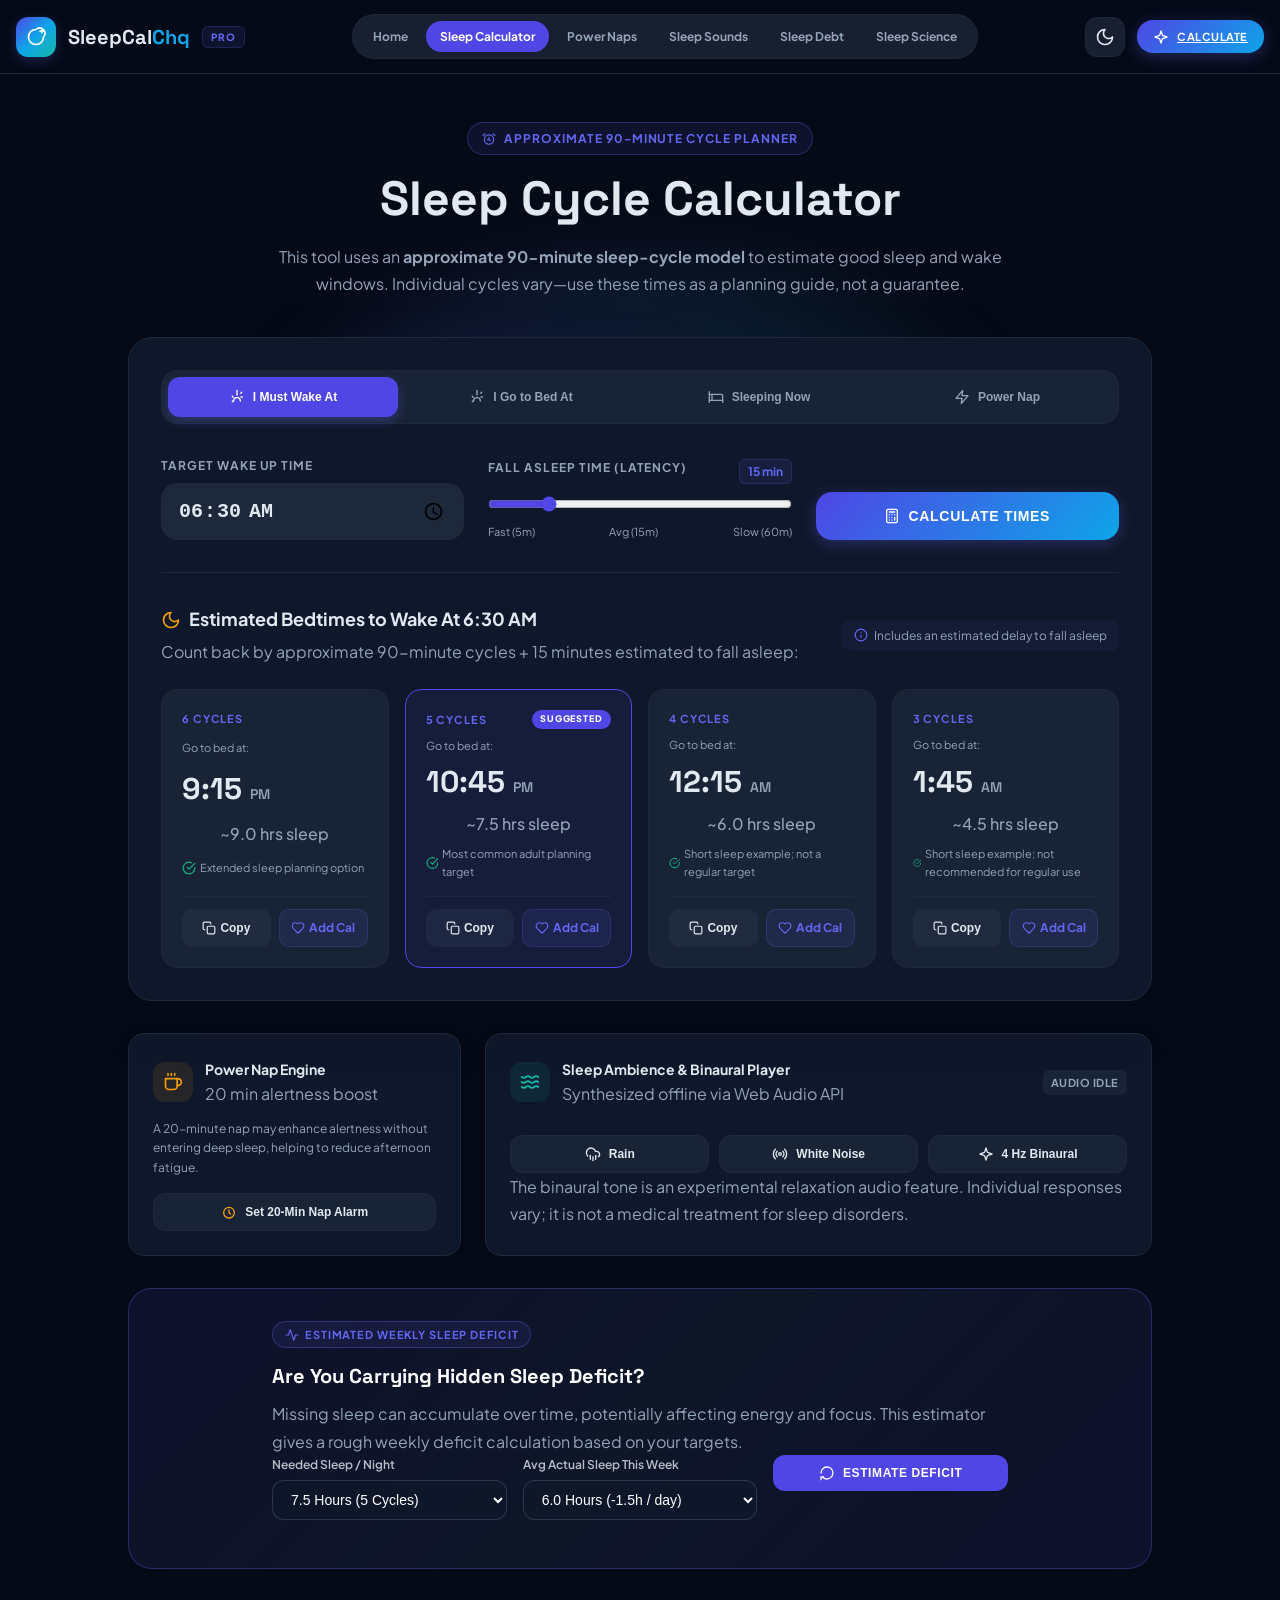
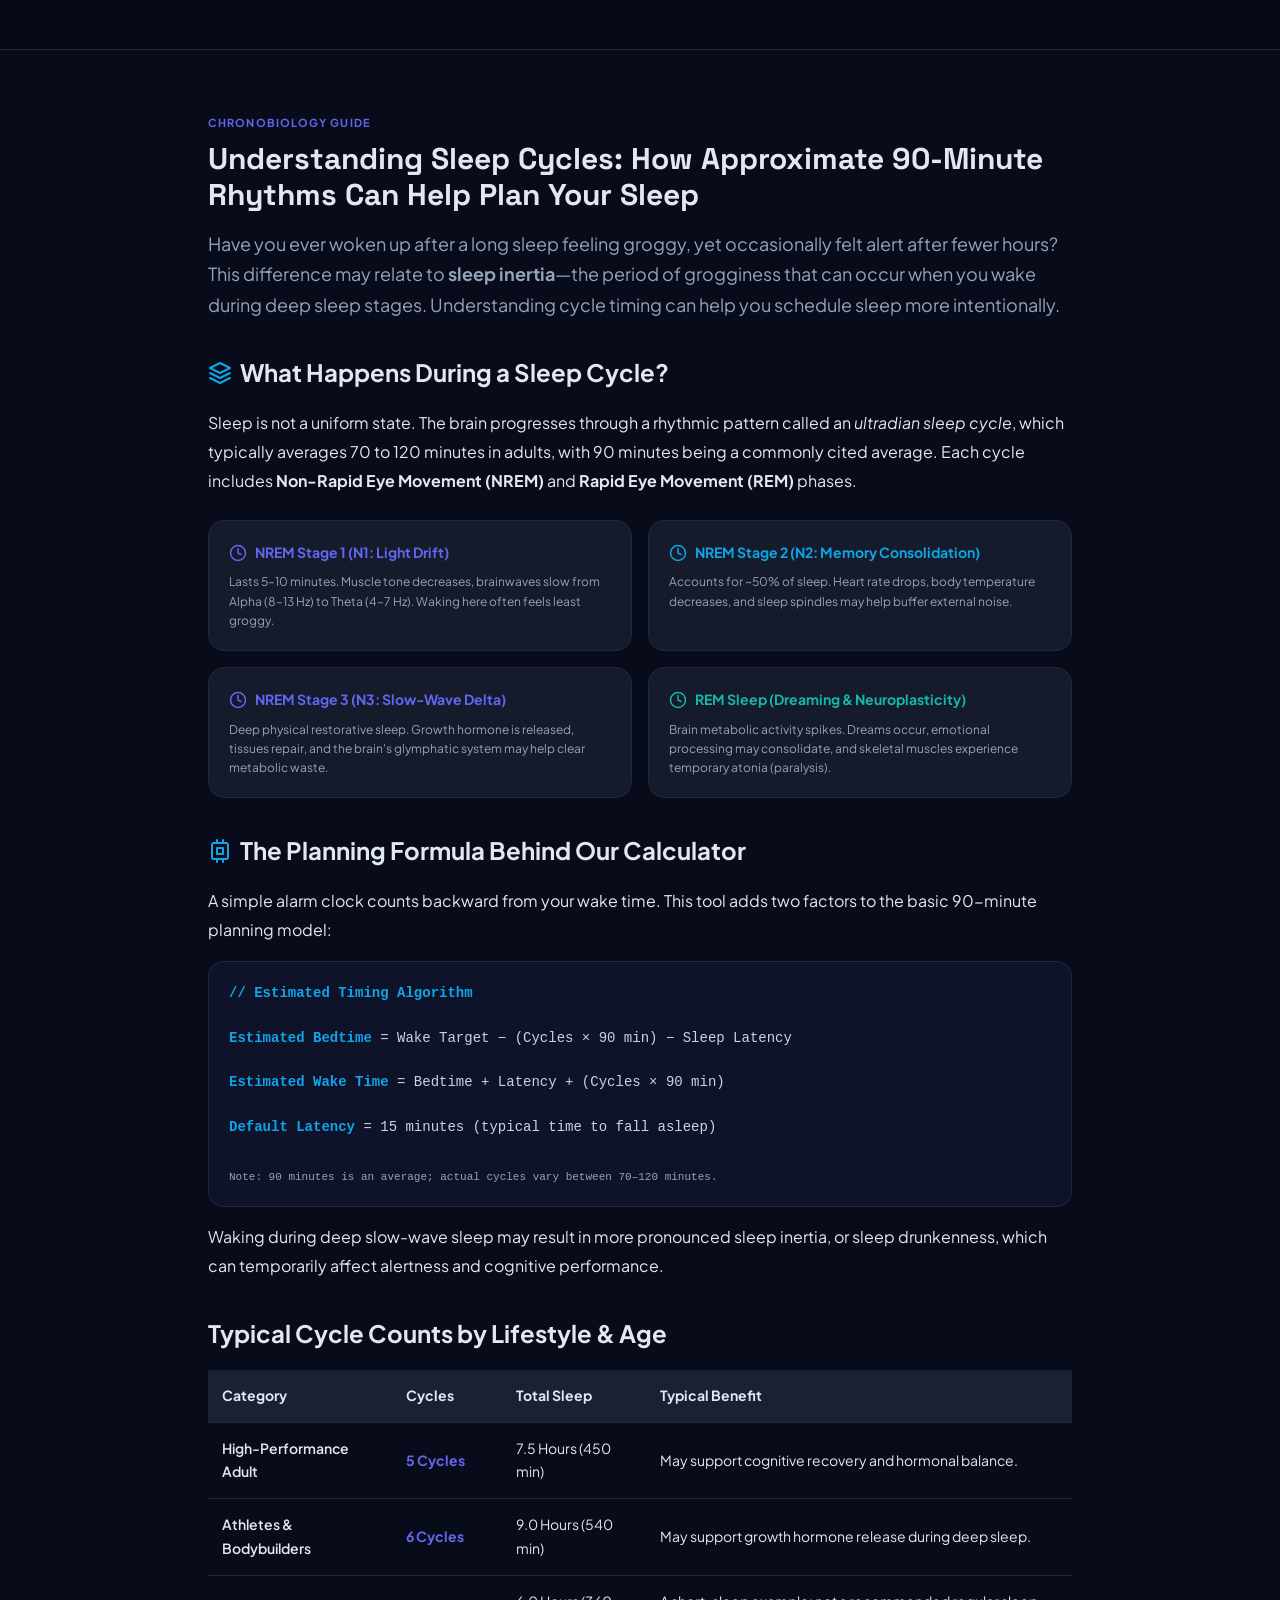
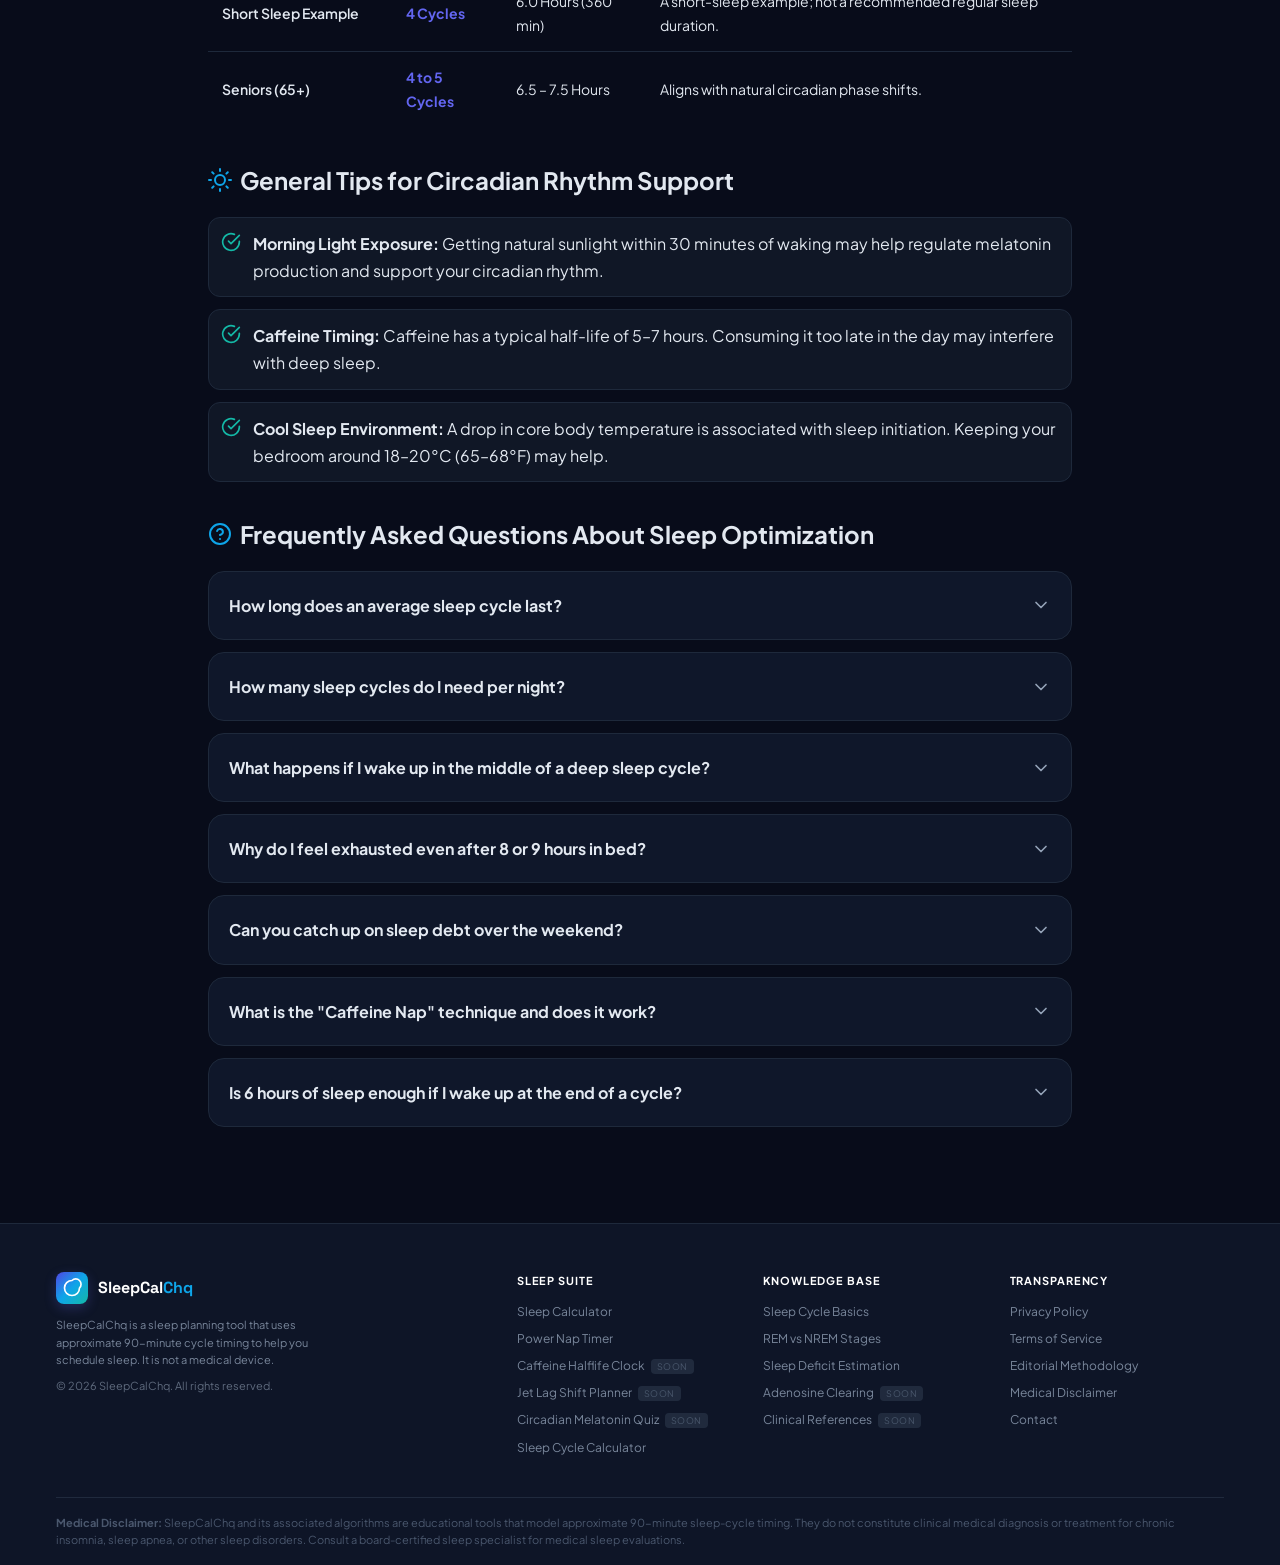
<file: sleep-cycle-calculator/index.html>
<!DOCTYPE html>
<html lang="en" class="dark">
<head>
    <meta charset="UTF-8">
    <meta name="viewport" content="width=device-width, initial-scale=1.0">
    <title>Sleep Cycle Calculator | SleepCalChq</title>
    <meta name="description" content="Use a sleep cycle calculator to estimate bedtime and wake-up times with an approximate 90-minute sleep-cycle model. Plan your sleep schedule with practical timing estimates.">
    <meta name="keywords" content="sleep cycle calculator, 90 minute sleep cycle, REM sleep calculator, best time to wake up, what time should I go to sleep, sleep debt calculator, circadian rhythm calculator">
    <link rel="canonical" href="https://sleepcalchq.com/sleep-cycle-calculator/">

<!-- Google tag (gtag.js) -->
<script async src="https://www.googletagmanager.com/gtag/js?id=G-QRT7QBW2EH"></script>
<script>
  window.dataLayer = window.dataLayer || [];
  function gtag(){dataLayer.push(arguments);}
  gtag('js', new Date());

  gtag('config', 'G-QRT7QBW2EH');
</script>
    
    <!-- Open Graph / Social Meta -->
    <meta property="og:type" content="website">
    <meta property="og:title" content="Sleep Cycle Calculator | SleepCalChq">
    <meta property="og:description" content="Use a sleep cycle calculator to estimate bedtime and wake-up times with an approximate 90-minute sleep-cycle model. Plan your sleep schedule with practical timing estimates.">
    <meta property="og:url" content="https://sleepcalchq.com/sleep-cycle-calculator/">
    <meta property="og:image" content="https://sleepcalchq.com/assets/og-preview.png">
    <meta property="og:image:width" content="1200">
    <meta property="og:image:height" content="630">

    <!-- Twitter Card -->
    <meta name="twitter:card" content="summary_large_image">
    <meta name="twitter:title" content="Sleep Cycle Calculator | SleepCalChq">
    <meta name="twitter:description" content="Use a sleep cycle calculator to estimate bedtime and wake-up times with an approximate 90-minute sleep-cycle model. Plan your sleep schedule with practical timing estimates.">
    <meta name="twitter:image" content="https://sleepcalchq.com/assets/og-preview.png">

    <!-- Favicon (Data URI SVG) -->
    <link rel="icon" type="image/svg+xml" href="data:image/svg+xml,%3Csvg xmlns='http://www.w3.org/2000/svg' viewBox='0 0 24 24' fill='%230284c7'%3E%3Cpath d='M12 3a6 6 0 0 1 9 9 9 9 0 1 1-9-9Z'/%3E%3C/svg%3E">

    <!-- Google Fonts -->
    <link rel="preconnect" href="https://fonts.googleapis.com">
    <link rel="preconnect" href="https://fonts.gstatic.com" crossorigin>
    <link href="https://fonts.googleapis.com/css2?family=Plus+Jakarta+Sans:wght@300;400;500;600;700;800&family=Space+Grotesk:wght@500;700&display=swap" rel="stylesheet">

    <!-- External CSS -->
    <link rel="stylesheet" href="/assets/css/main.css">

    <!-- JSON-LD Advanced Schema -->
    <script type="application/ld+json">
        {
            "@context": "https://schema.org",
            "@graph": [{
                "@type": "WebApplication",
                "name": "Sleep Cycle Calculator",
                "url": "https://sleepcalchq.com/sleep-cycle-calculator/",
                "applicationCategory": "HealthApplication",
                "operatingSystem": "All",
                "offers": {
                    "@type": "Offer",
                    "price": "0",
                    "priceCurrency": "USD"
                },
                "featureList": [
                    "90-minute sleep cycle estimator",
                    "Wake time bedtime planner",
                    "Power nap optimizer",
                    "Sleep debt calculator",
                    "Ambient sound synthesizer"
                ],
                "browserRequirements": "Requires JavaScript"
            }, {
                "@type": "WebSite",
                "name": "SleepCalChq",
                "url": "https://sleepcalchq.com/",
                "potentialAction": {
                    "@type": "SearchAction",
                    "target": "https://sleepcalchq.com/?q={search_term_string}",
                    "query-input": "required name=search_term_string"
                }
            }, {
                "@type": "Organization",
                "name": "SleepCalChq",
                "url": "https://sleepcalchq.com/",
                "logo": "https://sleepcalchq.com/assets/logo.png",
                "contactPoint": {
                    "@type": "ContactPoint",
                    "email": "supportsleepcalchq@gmail.com",
                    "contactType": "customer support"
                }
            }, {
                "@type": "BreadcrumbList",
                "itemListElement": [{
                    "@type": "ListItem",
                    "position": 1,
                    "name": "Home",
                    "item": "https://sleepcalchq.com/"
                }, {
                    "@type": "ListItem",
                    "position": 2,
                    "name": "Sleep Cycle Calculator",
                    "item": "https://sleepcalchq.com/sleep-cycle-calculator/"
                }]
            }, {
                "@type": "FAQPage",
                "mainEntity": [{
                    "@type": "Question",
                    "name": "How long does an average sleep cycle last?",
                    "acceptedAnswer": {
                        "@type": "Answer",
                        "text": "Most people experience ultradian sleep cycles lasting between 70 to 120 minutes, with 90 minutes being a commonly cited average. The exact duration varies from person to person and can change throughout the night."
                    }
                }, {
                    "@type": "Question",
                    "name": "How many sleep cycles do I need per night?",
                    "acceptedAnswer": {
                        "@type": "Answer",
                        "text": "The number of cycles varies by individual. Many adults function best with 5 cycles (approximately 7.5 hours) of sleep. Some people feel refreshed after 4 cycles (6 hours), while athletes or those with high physical demands may require 6 cycles (9 hours)."
                    }
                }, {
                    "@type": "Question",
                    "name": "What happens if I wake up in the middle of a deep sleep cycle?",
                    "acceptedAnswer": {
                        "@type": "Answer",
                        "text": "Waking during deep slow-wave (delta) sleep can cause a phenomenon called sleep inertia — a period of grogginess and cognitive impairment. This occurs because the brain is abruptly interrupted during a high-adenosine state, which may take up to an hour to clear."
                    }
                }, {
                    "@type": "Question",
                    "name": "Why do I feel exhausted even after 8 or 9 hours in bed?",
                    "acceptedAnswer": {
                        "@type": "Answer",
                        "text": "Even with enough total sleep, fragmented sleep cycles, sleep apnea, or frequent mid-cycle awakenings can reduce the quality of sleep. The balance between light, deep, and REM sleep is crucial; waking at the wrong time can leave you feeling unrefreshed."
                    }
                }, {
                    "@type": "Question",
                    "name": "Can you catch up on sleep debt over the weekend?",
                    "acceptedAnswer": {
                        "@type": "Answer",
                        "text": "Partially, but not entirely. Sleeping in on Saturday can recover acute fatigue, but may not reverse long-term metabolic disruption from chronic sleep restriction. A healthier approach is going to bed 45 minutes earlier each night rather than sleeping 3 hours later on weekends."
                    }
                }, {
                    "@type": "Question",
                    "name": "What is the 'Caffeine Nap' technique and does it work?",
                    "acceptedAnswer": {
                        "@type": "Answer",
                        "text": "A caffeine nap involves drinking a shot of espresso and immediately lying down for a 20-minute nap. Caffeine takes roughly 20 to 25 minutes to be absorbed, so it may enhance alertness as you wake before entering deep sleep. Many people find it helpful, though individual responses vary."
                    }
                }, {
                    "@type": "Question",
                    "name": "Is 6 hours of sleep enough if I wake up at the end of a cycle?",
                    "acceptedAnswer": {
                        "@type": "Answer",
                        "text": "Waking at the end of a cycle may reduce morning grogginess compared to waking mid-cycle. However, consistently sleeping only 6 hours over long periods is linked to cumulative sleep deficit and reduced cognitive performance. Most adults generally need at least 7 hours of sleep per night, although individual sleep needs vary. The 7.5-hour setting in this calculator is a practical planning example, not a universal target."
                    }
                }]
            }]
        }
    </script>
</head>
<body class="dark">

    <!-- ===================== Header ===================== -->
    <header class="app-header">
        <div class="header-inner">
            <!-- Logo ab home page par le jayega -->
            <a href="/" class="logo">
                <div class="logo-icon">
                    <!-- moon-star icon -->
                    <svg xmlns="http://www.w3.org/2000/svg" viewBox="0 0 24 24" fill="none" stroke="currentColor" stroke-width="2" stroke-linecap="round" stroke-linejoin="round"><path d="M12 3a6 6 0 0 1 9 9 9 9 0 1 1-9-9Z"/><path d="M19 3v4"/><path d="M21 5h-4"/></svg>
                </div>
                <div class="logo-text">SleepCal<span>Chq</span></div>
                <span class="logo-badge">Pro</span>
            </a>

            <nav class="nav-desktop" id="nav-desktop" aria-label="Main navigation">
                <!-- Home Button (desktop) -->
                <a href="/">Home</a>
                <a href="#calculator-hub" class="active">Sleep Calculator</a>
                <a href="#nap-optimizer">Power Naps</a>
                <a href="#sound-synthesizer">Sleep Sounds</a>
                <a href="#sleep-debt">Sleep Debt</a>
                <a href="#science-guide">Sleep Science</a>
                <!-- Dynamic links will be injected here via main.js (id="nav-tools") -->
            </nav>

            <div class="header-actions">
                <button id="theme-toggle" class="header-btn" aria-label="Toggle dark/light theme" aria-expanded="false" aria-controls="theme-icon">
                    <svg id="theme-icon" xmlns="http://www.w3.org/2000/svg" viewBox="0 0 24 24" fill="none" stroke="currentColor" stroke-width="2" stroke-linecap="round" stroke-linejoin="round"><path d="M12 3a6 6 0 0 0 9 9 9 9 0 1 1-9-9Z"/></svg>
                </button>
                <button id="mobile-menu-btn" class="header-btn mobile-menu-btn" aria-label="Open menu" aria-expanded="false" aria-controls="mobile-menu">
                    <svg xmlns="http://www.w3.org/2000/svg" viewBox="0 0 24 24" fill="none" stroke="currentColor" stroke-width="2" stroke-linecap="round" stroke-linejoin="round"><line x1="4" y1="6" x2="20" y2="6"/><line x1="4" y1="12" x2="20" y2="12"/><line x1="4" y1="18" x2="20" y2="18"/></svg>
                </button>
                <a href="#calculator-hub" class="calc-btn" style="width:auto; padding:0.5rem 1rem; font-size:0.6875rem;">
                    <svg xmlns="http://www.w3.org/2000/svg" viewBox="0 0 24 24" fill="none" stroke="currentColor" stroke-width="2" stroke-linecap="round" stroke-linejoin="round"><path d="M12 3l1.9 5.8a2 2 0 0 0 1.3 1.3L21 12l-5.8 1.9a2 2 0 0 0-1.3 1.3L12 21l-1.9-5.8a2 2 0 0 0-1.3-1.3L3 12l5.8-1.9a2 2 0 0 0 1.3-1.3L12 3Z"/></svg>
                    Calculate
                </a>
            </div>
        </div>

        <!-- Mobile Navigation Dropdown -->
        <div id="mobile-menu" class="mobile-menu" aria-label="Mobile navigation">
            <!-- Home Button (mobile) -->
            <a href="/">Home</a>
            <a href="#calculator-hub">Sleep Calculator</a>
            <a href="#nap-optimizer">Power Naps</a>
            <a href="#sound-synthesizer">Sleep Sounds</a>
            <a href="#sleep-debt">Sleep Debt</a>
            <a href="#science-guide">Sleep Science</a>
        </div>
    </header>

    <!-- ===================== Main Content ===================== -->
    <main class="flex-1">

        <!-- Hero + Calculator Section -->
        <section class="hero" id="calculator-hub">
            <div class="container">
                <div class="hero-content">
                    <div class="hero-badge">
                        <svg xmlns="http://www.w3.org/2000/svg" viewBox="0 0 24 24" fill="none" stroke="currentColor" stroke-width="2" stroke-linecap="round" stroke-linejoin="round"><circle cx="12" cy="13" r="8"/><path d="M12 9v4l2 2"/><path d="M5 3L2 6"/><path d="M19 3l3 3"/><path d="M9 13h2"/></svg>
                        Approximate 90-Minute Cycle Planner
                    </div>
                    <h1>Sleep Cycle Calculator</h1>
                    <p>This tool uses an <strong>approximate 90-minute sleep-cycle model</strong> to estimate good sleep and wake windows. Individual cycles vary—use these times as a planning guide, not a guarantee.</p>
                </div>

                <!-- Main Calculator Card -->
                <div class="calculator-card">
                    <!-- Mode Tabs -->
                    <div class="tabs" role="tablist" aria-label="Sleep calculator modes">
                        <button onclick="switchMode('wakeAt')" id="tab-wakeAt" class="tab-btn active" role="tab" aria-selected="true" aria-controls="input-container">
                            <svg xmlns="http://www.w3.org/2000/svg" viewBox="0 0 24 24" fill="none" stroke="currentColor" stroke-width="2" stroke-linecap="round" stroke-linejoin="round"><path d="M17 18a5 5 0 0 0-10 0"/><path d="M12 9V2"/><path d="M4.93 10.93l1.41 1.41"/><path d="M20 12h-2"/><path d="M6.34 17.66l-1.41 1.41"/><path d="M19.07 4.93l-1.41 1.41"/></svg>
                            I Must Wake At
                        </button>
                        <button onclick="switchMode('sleepAt')" id="tab-sleepAt" class="tab-btn" role="tab" aria-selected="false">
                            <svg xmlns="http://www.w3.org/2000/svg" viewBox="0 0 24 24" fill="none" stroke="currentColor" stroke-width="2" stroke-linecap="round" stroke-linejoin="round"><path d="M17 18a5 5 0 0 0-10 0"/><path d="M12 9V2"/><path d="M4.93 10.93l1.41 1.41"/><path d="M20 12h-2"/><path d="M6.34 17.66l-1.41 1.41"/><path d="M19.07 4.93l-1.41 1.41"/></svg>
                            I Go to Bed At
                        </button>
                        <button onclick="switchMode('sleepNow')" id="tab-sleepNow" class="tab-btn" role="tab" aria-selected="false">
                            <svg xmlns="http://www.w3.org/2000/svg" viewBox="0 0 24 24" fill="none" stroke="currentColor" stroke-width="2" stroke-linecap="round" stroke-linejoin="round"><path d="M2 4v16"/><path d="M2 8h18a2 2 0 0 1 2 2v10"/><path d="M2 17h20"/><path d="M6 8v9"/></svg>
                            Sleeping Now
                        </button>
                        <button onclick="switchMode('napMode')" id="tab-napMode" class="tab-btn" role="tab" aria-selected="false">
                            <svg xmlns="http://www.w3.org/2000/svg" viewBox="0 0 24 24" fill="none" stroke="currentColor" stroke-width="2" stroke-linecap="round" stroke-linejoin="round"><path d="M13 2L3 14h9l-1 8 10-12h-9l1-8z"/></svg>
                            Power Nap
                        </button>
                    </div>

                    <!-- Input Section -->
                    <div id="input-container" class="input-grid">
                        <div id="time-input-wrapper" class="input-group">
                            <label for="target-time" id="time-label">Target Wake Up Time</label>
                            <input type="time" id="target-time" value="06:30" aria-label="Target time">
                        </div>

                        <div class="input-group">
                            <div class="latency-label-row">
                                <label for="latency-slider">Fall Asleep Time (Latency)</label>
                                <span id="latency-val" class="latency-value">15 min</span>
                            </div>
                            <input type="range" id="latency-slider" min="5" max="60" value="15" step="5" class="latency-range" oninput="updateLatency(this.value)" aria-label="Sleep latency minutes">
                            <div class="latency-legend">
                                <span>Fast (5m)</span>
                                <span>Avg (15m)</span>
                                <span>Slow (60m)</span>
                            </div>
                        </div>

                        <div class="input-group">
                            <button onclick="calculateCycles()" class="calc-btn">
                                <svg xmlns="http://www.w3.org/2000/svg" viewBox="0 0 24 24" fill="none" stroke="currentColor" stroke-width="2" stroke-linecap="round" stroke-linejoin="round"><rect x="4" y="2" width="16" height="20" rx="2"/><line x1="8" y1="6" x2="16" y2="6"/><line x1="16" y1="14" x2="16" y2="18"/><path d="M8 10h.01"/><path d="M12 10h.01"/><path d="M16 10h.01"/><path d="M8 14h.01"/><path d="M12 14h.01"/><path d="M8 18h.01"/><path d="M12 18h.01"/></svg>
                                Calculate Times
                            </button>
                        </div>
                    </div>

                    <!-- Results Area -->
                    <div id="results-area" class="results-area">
                        <div class="results-header">
                            <div>
                                <h3 id="results-title" class="results-title">
                                    <svg xmlns="http://www.w3.org/2000/svg" viewBox="0 0 24 24" fill="none" stroke="currentColor" stroke-width="2" stroke-linecap="round" stroke-linejoin="round"><path d="M12 3l1.9 5.8a2 2 0 0 0 1.3 1.3L21 12l-5.8 1.9a2 2 0 0 0-1.3 1.3L12 21l-1.9-5.8a2 2 0 0 0-1.3-1.3L3 12l5.8-1.9a2 2 0 0 0 1.3-1.3L12 3Z"/></svg>
                                    Estimated Times to Sleep
                                </h3>
                                <p id="results-subtitle" class="results-subtitle">
                                    These are estimates based on an approximate 90-minute cycle model. Actual cycles vary.
                                </p>
                            </div>
                            <span class="results-info">
                                <svg xmlns="http://www.w3.org/2000/svg" viewBox="0 0 24 24" fill="none" stroke="currentColor" stroke-width="2" stroke-linecap="round" stroke-linejoin="round"><circle cx="12" cy="12" r="10"/><path d="M12 16v-4"/><path d="M12 8h.01"/></svg>
                                Includes an estimated delay to fall asleep
                            </span>
                        </div>

                        <div id="cards-grid" class="cards-grid"></div>
                    </div>
                </div>

                <!-- Quick Tools Grid -->
                <div class="quick-tools">

                    <!-- Power Nap Card -->
                    <div id="nap-optimizer" class="tool-card">
                        <div class="tool-card-header">
                            <div class="tool-icon" style="background: rgba(245, 158, 11, 0.1); color: var(--amber);">
                                <svg xmlns="http://www.w3.org/2000/svg" viewBox="0 0 24 24" fill="none" stroke="currentColor" stroke-width="2" stroke-linecap="round" stroke-linejoin="round"><path d="M17 8h1a4 4 0 0 1 0 8h-1"/><path d="M3 8h14v9a4 4 0 0 1-4 4H7a4 4 0 0 1-4-4Z"/><line x1="6" y1="2" x2="6" y2="4"/><line x1="10" y1="2" x2="10" y2="4"/><line x1="14" y1="2" x2="14" y2="4"/></svg>
                            </div>
                            <div>
                                <h4 class="tool-title">Power Nap Engine</h4>
                                <p class="tool-subtitle">20 min alertness boost</p>
                            </div>
                        </div>
                        <p style="font-size:0.75rem; color:var(--text-muted); line-height:1.6; margin-bottom:1rem;">
                            A 20-minute nap may enhance alertness without entering deep sleep, helping to reduce afternoon fatigue.
                        </p>
                        <button onclick="startQuickNap(20)" class="tool-btn">
                            <svg xmlns="http://www.w3.org/2000/svg" viewBox="0 0 24 24" fill="none" stroke="currentColor" stroke-width="2" stroke-linecap="round" stroke-linejoin="round"><circle cx="12" cy="13" r="8"/><path d="M12 9v4l2 2"/></svg>
                            Set 20-Min Nap Alarm
                        </button>
                    </div>

                    <!-- Ambient Sound Synthesizer -->
                    <div id="sound-synthesizer" class="tool-card" style="grid-column: span 1;">
                        <div style="display:flex; flex-direction:column; gap:0.5rem; margin-bottom:0.75rem;">
                            <div class="tool-card-header">
                                <div class="tool-icon" style="background: rgba(20, 184, 166, 0.1); color: var(--teal);">
                                    <svg xmlns="http://www.w3.org/2000/svg" viewBox="0 0 24 24" fill="none" stroke="currentColor" stroke-width="2" stroke-linecap="round" stroke-linejoin="round"><path d="M2 6c.6.5 1.2 1 2.5 1C7 7 7 5 9.5 5c2.6 0 2.4 2 5 2 2.5 0 2.5-2 5-2 1.3 0 1.9.5 2.5 1"/><path d="M2 12c.6.5 1.2 1 2.5 1 2.5 0 2.5-2 5-2 2.6 0 2.4 2 5 2 2.5 0 2.5-2 5-2 1.3 0 1.9.5 2.5 1"/><path d="M2 18c.6.5 1.2 1 2.5 1 2.5 0 2.5-2 5-2 2.6 0 2.4 2 5 2 2.5 0 2.5-2 5-2 1.3 0 1.9.5 2.5 1"/></svg>
                                </div>
                                <div style="display:flex; justify-content:space-between; align-items:center; width:100%;">
                                    <div>
                                        <h4 class="tool-title">Sleep Ambience & Binaural Player</h4>
                                        <p class="tool-subtitle">Synthesized offline via Web Audio API</p>
                                    </div>
                                    <span id="sound-status" class="sound-status">Audio Idle</span>
                                </div>
                            </div>
                        </div>

                        <div class="sound-grid">
                            <button onclick="toggleAudio('rain')" id="btn-sound-rain" class="sound-btn" aria-label="Play rain sounds">
                                <svg xmlns="http://www.w3.org/2000/svg" viewBox="0 0 24 24" fill="none" stroke="currentColor" stroke-width="2" stroke-linecap="round" stroke-linejoin="round"><path d="M20 16.2A4.5 4.5 0 0 0 17.5 8h-1.8A7 7 0 1 0 4 14.9"/><path d="M16 14v6"/><path d="M8 14v6"/><path d="M12 16v6"/></svg>
                                Rain
                            </button>
                            <button onclick="toggleAudio('white')" id="btn-sound-white" class="sound-btn" aria-label="Play white noise">
                                <svg xmlns="http://www.w3.org/2000/svg" viewBox="0 0 24 24" fill="none" stroke="currentColor" stroke-width="2" stroke-linecap="round" stroke-linejoin="round"><circle cx="12" cy="12" r="2"/><path d="M16.24 7.76a6 6 0 0 1 0 8.49m-8.48-.01a6 6 0 0 1 0-8.49m11.31-2.82a10 10 0 0 1 0 14.14m-14.14 0a10 10 0 0 1 0-14.14"/></svg>
                                White Noise
                            </button>
                            <button onclick="toggleAudio('binaural')" id="btn-sound-binaural" class="sound-btn" aria-label="Play binaural beat">
                                <svg xmlns="http://www.w3.org/2000/svg" viewBox="0 0 24 24" fill="none" stroke="currentColor" stroke-width="2" stroke-linecap="round" stroke-linejoin="round"><path d="M12 3l1.9 5.8a2 2 0 0 0 1.3 1.3L21 12l-5.8 1.9a2 2 0 0 0-1.3 1.3L12 21l-1.9-5.8a2 2 0 0 0-1.3-1.3L3 12l5.8-1.9a2 2 0 0 0 1.3-1.3L12 3Z"/></svg>
                                4 Hz Binaural
                            </button>
                        </div>
                        <p class="sound-note">
                            The binaural tone is an experimental relaxation audio feature. Individual responses vary; it is not a medical treatment for sleep disorders.
                        </p>
                    </div>
                </div>

                <!-- Sleep Debt Interactive Widget -->
                <div id="sleep-debt" class="sleep-debt-section">
                    <div class="container-sm" style="max-width:768px; margin:0 auto;">
                        <div class="debt-badge">
                            <svg xmlns="http://www.w3.org/2000/svg" viewBox="0 0 24 24" fill="none" stroke="currentColor" stroke-width="2" stroke-linecap="round" stroke-linejoin="round"><path d="M22 12h-4l-3 9L9 3l-3 9H2"/></svg>
                            Estimated Weekly Sleep Deficit
                        </div>
                        <h3 class="debt-section-title">Are You Carrying Hidden Sleep Deficit?</h3>
                        <p class="debt-section-desc">
                            Missing sleep can accumulate over time, potentially affecting energy and focus. This estimator gives a rough weekly deficit calculation based on your targets.
                        </p>

                        <div class="debt-grid">
                            <div class="debt-field">
                                <label for="debt-needed">Needed Sleep / Night</label>
                                <select id="debt-needed">
                                    <option value="7">7.0 Hours (Standard)</option>
                                    <option value="7.5" selected>7.5 Hours (5 Cycles)</option>
                                    <option value="8">8.0 Hours</option>
                                    <option value="9">9.0 Hours (Athletes/Teens)</option>
                                </select>
                            </div>
                            <div class="debt-field">
                                <label for="debt-actual">Avg Actual Sleep This Week</label>
                                <select id="debt-actual">
                                    <option value="5">5.0 Hours (-2.5h / day)</option>
                                    <option value="6" selected>6.0 Hours (-1.5h / day)</option>
                                    <option value="6.5">6.5 Hours (-1.0h / day)</option>
                                    <option value="7">7.0 Hours</option>
                                </select>
                            </div>
                            <div class="debt-field">
                                <button onclick="calculateSleepDebt()" class="debt-submit">
                                    <svg xmlns="http://www.w3.org/2000/svg" viewBox="0 0 24 24" fill="none" stroke="currentColor" stroke-width="2" stroke-linecap="round" stroke-linejoin="round"><path d="M3 12a9 9 0 1 1 2.64 6.36"/><path d="M3 22v-4h4"/></svg>
                                    Estimate Deficit
                                </button>
                            </div>
                        </div>

                        <div id="debt-result" class="debt-result">
                            <!-- Injected JS Calculation -->
                        </div>
                    </div>
                </div>

            </div>
        </section>

        <!-- ================================================================= -->
        <!-- 3. DEEP HUMAN-WRITTEN SCIENTIFIC ARTICLE GUIDE                    -->
        <!-- ================================================================= -->
        <article id="science-guide" class="article-section">
            <div class="article-container">
                
                <!-- Section 1: Introduction -->
                <header class="article-header">
                    <span class="article-category">Chronobiology Guide</span>
                    <h2 class="article-title">Understanding Sleep Cycles: How Approximate 90-Minute Rhythms Can Help Plan Your Sleep</h2>
                    <p class="article-intro">
                        Have you ever woken up after a long sleep feeling groggy, yet occasionally felt alert after fewer hours? This difference may relate to <strong>sleep inertia</strong>—the period of grogginess that can occur when you wake during deep sleep stages. Understanding cycle timing can help you schedule sleep more intentionally.
                    </p>
                </header>

                <!-- Section 2: Anatomy of Sleep Cycles -->
                <section style="margin-bottom:2rem;">
                    <h3 class="article-section-title">
                        <svg xmlns="http://www.w3.org/2000/svg" viewBox="0 0 24 24" fill="none" stroke="currentColor" stroke-width="2" stroke-linecap="round" stroke-linejoin="round"><path d="M12 2L2 7l10 5 10-5-10-5z"/><path d="M2 17l10 5 10-5"/><path d="M2 12l10 5 10-5"/></svg>
                        What Happens During a Sleep Cycle?
                    </h3>
                    <p class="article-text">
                        Sleep is not a uniform state. The brain progresses through a rhythmic pattern called an <em>ultradian sleep cycle</em>, which typically averages 70 to 120 minutes in adults, with 90 minutes being a commonly cited average. Each cycle includes <strong>Non-Rapid Eye Movement (NREM)</strong> and <strong>Rapid Eye Movement (REM)</strong> phases.
                    </p>

                    <!-- Cycle Stages Card Box -->
                    <div class="cycle-grid">
                        <div class="cycle-card">
                            <div class="cycle-card-header" style="color: var(--violet);">
                                <svg xmlns="http://www.w3.org/2000/svg" viewBox="0 0 24 24" fill="none" stroke="currentColor" stroke-width="2" stroke-linecap="round" stroke-linejoin="round"><circle cx="12" cy="12" r="10"/><path d="M12 6v6l4 2"/></svg>
                                NREM Stage 1 (N1: Light Drift)
                            </div>
                            <p class="cycle-card-desc">
                                Lasts 5–10 minutes. Muscle tone decreases, brainwaves slow from Alpha (8–13 Hz) to Theta (4–7 Hz). Waking here often feels least groggy.
                            </p>
                        </div>
                        <div class="cycle-card">
                            <div class="cycle-card-header" style="color: var(--sky);">
                                <svg xmlns="http://www.w3.org/2000/svg" viewBox="0 0 24 24" fill="none" stroke="currentColor" stroke-width="2" stroke-linecap="round" stroke-linejoin="round"><circle cx="12" cy="12" r="10"/><path d="M12 6v6l4 2"/></svg>
                                NREM Stage 2 (N2: Memory Consolidation)
                            </div>
                            <p class="cycle-card-desc">
                                Accounts for ~50% of sleep. Heart rate drops, body temperature decreases, and sleep spindles may help buffer external noise.
                            </p>
                        </div>
                        <div class="cycle-card">
                            <div class="cycle-card-header" style="color: var(--violet);">
                                <svg xmlns="http://www.w3.org/2000/svg" viewBox="0 0 24 24" fill="none" stroke="currentColor" stroke-width="2" stroke-linecap="round" stroke-linejoin="round"><circle cx="12" cy="12" r="10"/><path d="M12 6v6l4 2"/></svg>
                                NREM Stage 3 (N3: Slow-Wave Delta)
                            </div>
                            <p class="cycle-card-desc">
                                Deep physical restorative sleep. Growth hormone is released, tissues repair, and the brain's glymphatic system may help clear metabolic waste.
                            </p>
                        </div>
                        <div class="cycle-card">
                            <div class="cycle-card-header" style="color: var(--teal);">
                                <svg xmlns="http://www.w3.org/2000/svg" viewBox="0 0 24 24" fill="none" stroke="currentColor" stroke-width="2" stroke-linecap="round" stroke-linejoin="round"><circle cx="12" cy="12" r="10"/><path d="M12 6v6l4 2"/></svg>
                                REM Sleep (Dreaming & Neuroplasticity)
                            </div>
                            <p class="cycle-card-desc">
                                Brain metabolic activity spikes. Dreams occur, emotional processing may consolidate, and skeletal muscles experience temporary atonia (paralysis).
                            </p>
                        </div>
                    </div>
                </section>

                <!-- Section 3: The Math of Waking Up -->
                <section style="margin-bottom:2rem;">
                    <h3 class="article-section-title">
                        <svg xmlns="http://www.w3.org/2000/svg" viewBox="0 0 24 24" fill="none" stroke="currentColor" stroke-width="2" stroke-linecap="round" stroke-linejoin="round"><rect x="4" y="4" width="16" height="16" rx="2"/><rect x="9" y="9" width="6" height="6"/><line x1="9" y1="1" x2="9" y2="4"/><line x1="15" y1="1" x2="15" y2="4"/><line x1="9" y1="20" x2="9" y2="23"/><line x1="15" y1="20" x2="15" y2="23"/></svg>
                        The Planning Formula Behind Our Calculator
                    </h3>
                    <p class="article-text">
                        A simple alarm clock counts backward from your wake time. This tool adds two factors to the basic 90-minute planning model:
                    </p>
                    <div class="formula-box">
                        <strong>// Estimated Timing Algorithm</strong><br><br>
                        <strong>Estimated Bedtime</strong> = Wake Target − (Cycles × 90 min) − Sleep Latency<br><br>
                        <strong>Estimated Wake Time</strong> = Bedtime + Latency + (Cycles × 90 min)<br><br>
                        <strong>Default Latency</strong> = 15 minutes (typical time to fall asleep)<br><br>
                        <p class="formula-note">Note: 90 minutes is an average; actual cycles vary between 70–120 minutes.</p>
                    </div>
                    <p class="article-text">
                        Waking during deep slow-wave sleep may result in more pronounced sleep inertia, or sleep drunkenness, which can temporarily affect alertness and cognitive performance.
                    </p>
                </section>

                <!-- Section 4: Optimal Cycle Matrix Table -->
                <section style="margin-bottom:2rem;">
                    <h3 class="article-section-title">Typical Cycle Counts by Lifestyle & Age</h3>
                    <div class="table-wrap">
                        <table class="comparison-table">
                            <thead>
                                <tr>
                                    <th>Category</th>
                                    <th>Cycles</th>
                                    <th>Total Sleep</th>
                                    <th>Typical Benefit</th>
                                </tr>
                            </thead>
                            <tbody>
                                <tr>
                                    <td>High-Performance Adult</td>
                                    <td class="highlight">5 Cycles</td>
                                    <td>7.5 Hours (450 min)</td>
                                    <td>May support cognitive recovery and hormonal balance.</td>
                                </tr>
                                <tr>
                                    <td>Athletes & Bodybuilders</td>
                                    <td class="highlight">6 Cycles</td>
                                    <td>9.0 Hours (540 min)</td>
                                    <td>May support growth hormone release during deep sleep.</td>
                                </tr>
                                <tr>
                                    <td>Short Sleep Example</td>
                                    <td class="highlight">4 Cycles</td>
                                    <td>6.0 Hours (360 min)</td>
                                    <td>A short-sleep example; not a recommended regular sleep duration.</td>
                                </tr>
                                <tr>
                                    <td>Seniors (65+)</td>
                                    <td class="highlight">4 to 5 Cycles</td>
                                    <td>6.5 – 7.5 Hours</td>
                                    <td>Aligns with natural circadian phase shifts.</td>
                                </tr>
                            </tbody>
                        </table>
                    </div>
                </section>

                <!-- Section 5: Circadian Rhythm Mastery Protocol -->
                <section style="margin-bottom:2rem;">
                    <h3 class="article-section-title">
                        <svg xmlns="http://www.w3.org/2000/svg" viewBox="0 0 24 24" fill="none" stroke="currentColor" stroke-width="2" stroke-linecap="round" stroke-linejoin="round"><circle cx="12" cy="12" r="5"/><line x1="12" y1="1" x2="12" y2="3"/><line x1="12" y1="21" x2="12" y2="23"/><line x1="4.22" y1="4.22" x2="5.64" y2="5.64"/><line x1="18.36" y1="18.36" x2="19.78" y2="19.78"/><line x1="1" y1="12" x2="3" y2="12"/><line x1="21" y1="12" x2="23" y2="12"/><line x1="4.22" y1="19.78" x2="5.64" y2="18.36"/><line x1="18.36" y1="5.64" x2="19.78" y2="4.22"/></svg>
                        General Tips for Circadian Rhythm Support
                    </h3>
                    <ul class="tip-list">
                        <li>
                            <svg xmlns="http://www.w3.org/2000/svg" viewBox="0 0 24 24" fill="none" stroke="currentColor" stroke-width="2" stroke-linecap="round" stroke-linejoin="round"><path d="M22 11.08V12a10 10 0 1 1-5.93-9.14"/><path d="M22 4L12 14.01l-3-3"/></svg>
                            <div><strong>Morning Light Exposure:</strong> Getting natural sunlight within 30 minutes of waking may help regulate melatonin production and support your circadian rhythm.</div>
                        </li>
                        <li>
                            <svg xmlns="http://www.w3.org/2000/svg" viewBox="0 0 24 24" fill="none" stroke="currentColor" stroke-width="2" stroke-linecap="round" stroke-linejoin="round"><path d="M22 11.08V12a10 10 0 1 1-5.93-9.14"/><path d="M22 4L12 14.01l-3-3"/></svg>
                            <div><strong>Caffeine Timing:</strong> Caffeine has a typical half-life of 5–7 hours. Consuming it too late in the day may interfere with deep sleep.</div>
                        </li>
                        <li>
                            <svg xmlns="http://www.w3.org/2000/svg" viewBox="0 0 24 24" fill="none" stroke="currentColor" stroke-width="2" stroke-linecap="round" stroke-linejoin="round"><path d="M22 11.08V12a10 10 0 1 1-5.93-9.14"/><path d="M22 4L12 14.01l-3-3"/></svg>
                            <div><strong>Cool Sleep Environment:</strong> A drop in core body temperature is associated with sleep initiation. Keeping your bedroom around 18–20°C (65–68°F) may help.</div>
                        </li>
                    </ul>
                </section>

                <!-- Section 6: Frequently Asked Questions (Interactive Accordion) -->
                <section style="margin-bottom:2rem;">
                    <h3 class="article-section-title">
                        <svg xmlns="http://www.w3.org/2000/svg" viewBox="0 0 24 24" fill="none" stroke="currentColor" stroke-width="2" stroke-linecap="round" stroke-linejoin="round"><circle cx="12" cy="12" r="10"/><path d="M9.09 9a3 3 0 0 1 5.83 1c0 2-3 3-3 3"/><path d="M12 17h.01"/></svg>
                        Frequently Asked Questions About Sleep Optimization
                    </h3>
                    
                    <div class="faq-list">
                        <details class="faq-item">
                            <summary>
                                <h4>How long does an average sleep cycle last?</h4>
                                <svg class="chevron" xmlns="http://www.w3.org/2000/svg" viewBox="0 0 24 24" fill="none" stroke="currentColor" stroke-width="2" stroke-linecap="round" stroke-linejoin="round"><path d="M6 9l6 6 6-6"/></svg>
                            </summary>
                            <div class="faq-answer">
                                Most people experience ultradian sleep cycles lasting between 70 to 120 minutes, with 90 minutes being a commonly cited average. The exact duration varies from person to person and can change throughout the night.
                            </div>
                        </details>
                        
                        <details class="faq-item">
                            <summary>
                                <h4>How many sleep cycles do I need per night?</h4>
                                <svg class="chevron" xmlns="http://www.w3.org/2000/svg" viewBox="0 0 24 24" fill="none" stroke="currentColor" stroke-width="2" stroke-linecap="round" stroke-linejoin="round"><path d="M6 9l6 6 6-6"/></svg>
                            </summary>
                            <div class="faq-answer">
                                The number of cycles varies by individual. Many adults function best with 5 cycles (approximately 7.5 hours) of sleep. Some people feel refreshed after 4 cycles (6 hours), while athletes or those with high physical demands may require 6 cycles (9 hours).
                            </div>
                        </details>

                        <details class="faq-item">
                            <summary>
                                <h4>What happens if I wake up in the middle of a deep sleep cycle?</h4>
                                <svg class="chevron" xmlns="http://www.w3.org/2000/svg" viewBox="0 0 24 24" fill="none" stroke="currentColor" stroke-width="2" stroke-linecap="round" stroke-linejoin="round"><path d="M6 9l6 6 6-6"/></svg>
                            </summary>
                            <div class="faq-answer">
                                Waking during deep slow-wave (delta) sleep can cause a phenomenon called sleep inertia — a period of grogginess and cognitive impairment. This occurs because the brain is abruptly interrupted during a high-adenosine state, which may take up to an hour to clear.
                            </div>
                        </details>

                        <details class="faq-item">
                            <summary>
                                <h4>Why do I feel exhausted even after 8 or 9 hours in bed?</h4>
                                <svg class="chevron" xmlns="http://www.w3.org/2000/svg" viewBox="0 0 24 24" fill="none" stroke="currentColor" stroke-width="2" stroke-linecap="round" stroke-linejoin="round"><path d="M6 9l6 6 6-6"/></svg>
                            </summary>
                            <div class="faq-answer">
                                Even with enough total sleep, fragmented sleep cycles, sleep apnea, or frequent mid-cycle awakenings can reduce the quality of sleep. The balance between light, deep, and REM sleep is crucial; waking at the wrong time can leave you feeling unrefreshed.
                            </div>
                        </details>

                        <details class="faq-item">
                            <summary>
                                <h4>Can you catch up on sleep debt over the weekend?</h4>
                                <svg class="chevron" xmlns="http://www.w3.org/2000/svg" viewBox="0 0 24 24" fill="none" stroke="currentColor" stroke-width="2" stroke-linecap="round" stroke-linejoin="round"><path d="M6 9l6 6 6-6"/></svg>
                            </summary>
                            <div class="faq-answer">
                                Partially, but not entirely. Sleeping in on Saturday can recover acute fatigue, but may not reverse long-term metabolic disruption from chronic sleep restriction. A healthier approach is going to bed 45 minutes earlier each night rather than sleeping 3 hours later on weekends.
                            </div>
                        </details>

                        <details class="faq-item">
                            <summary>
                                <h4>What is the "Caffeine Nap" technique and does it work?</h4>
                                <svg class="chevron" xmlns="http://www.w3.org/2000/svg" viewBox="0 0 24 24" fill="none" stroke="currentColor" stroke-width="2" stroke-linecap="round" stroke-linejoin="round"><path d="M6 9l6 6 6-6"/></svg>
                            </summary>
                            <div class="faq-answer">
                                A caffeine nap involves drinking a shot of espresso and immediately lying down for a 20-minute nap. Caffeine takes roughly 20 to 25 minutes to be absorbed, so it may enhance alertness as you wake before entering deep sleep. Many people find it helpful, though individual responses vary.
                            </div>
                        </details>

                        <details class="faq-item">
                            <summary>
                                <h4>Is 6 hours of sleep enough if I wake up at the end of a cycle?</h4>
                                <svg class="chevron" xmlns="http://www.w3.org/2000/svg" viewBox="0 0 24 24" fill="none" stroke="currentColor" stroke-width="2" stroke-linecap="round" stroke-linejoin="round"><path d="M6 9l6 6 6-6"/></svg>
                            </summary>
                            <div class="faq-answer">
                                Waking at the end of a cycle may reduce morning grogginess compared to waking mid-cycle. However, consistently sleeping only 6 hours over long periods is linked to cumulative sleep deficit and reduced cognitive performance. Most adults generally need at least 7 hours of sleep per night, although individual sleep needs vary. The 7.5-hour setting in this calculator is a practical planning example, not a universal target.
                            </div>
                        </details>
                    </div>
                </section>
            </div>
        </article>
    </main>

    <!-- ===================== Footer ===================== -->
    <footer class="app-footer">
        <div class="container">
            <div class="footer-grid">
                <div>
                    <div class="footer-brand">
                        <div class="logo-icon">
                            <svg xmlns="http://www.w3.org/2000/svg" viewBox="0 0 24 24" fill="none" stroke="currentColor" stroke-width="2" stroke-linecap="round" stroke-linejoin="round"><path d="M12 3a6 6 0 0 1 9 9 9 9 0 1 1-9-9Z"/></svg>
                        </div>
                        <div class="footer-brand-text">SleepCal<span>Chq</span></div>
                    </div>
                    <p class="footer-desc">
                        SleepCalChq is a sleep planning tool that uses approximate 90-minute cycle timing to help you schedule sleep. It is not a medical device.
                    </p>
                    <p style="font-size:0.6875rem; color:rgba(148,163,184,0.6); margin-top:0.5rem;">
                        &copy; 2026 SleepCalChq. All rights reserved.
                    </p>
                </div>

                <div class="footer-column">
                    <h5>Sleep Suite</h5>
                    <ul id="footer-tools">
                        <li><a href="#calculator-hub">Sleep Calculator</a></li>
                        <li><a href="#nap-optimizer">Power Nap Timer</a></li>
                        <li><a href="#" onclick="openModal('caffeine'); return false;">Caffeine Halflife Clock <span class="coming-soon"><span>Soon</span></span></a></li>
                        <li><a href="#" onclick="openModal('jetlag'); return false;">Jet Lag Shift Planner <span class="coming-soon"><span>Soon</span></span></a></li>
                        <li><a href="#" onclick="openModal('melatonin'); return false;">Circadian Melatonin Quiz <span class="coming-soon"><span>Soon</span></span></a></li>
                    </ul>
                </div>

                <div class="footer-column">
                    <h5>Knowledge Base</h5>
                    <ul>
                        <li><a href="#science-guide">Sleep Cycle Basics</a></li>
                        <li><a href="#science-guide">REM vs NREM Stages</a></li>
                        <li><a href="#sleep-debt">Sleep Deficit Estimation</a></li>
                        <li><a href="#" onclick="openModal('adenosine'); return false;">Adenosine Clearing <span class="coming-soon"><span>Soon</span></span></a></li>
                        <li><a href="#" onclick="openModal('clinical'); return false;">Clinical References <span class="coming-soon"><span>Soon</span></span></a></li>
                    </ul>
                </div>

                <div class="footer-column">
                    <h5>Transparency</h5>
                    <ul>
                        <li><a href="#" onclick="openModal('privacy'); return false;">Privacy Policy</a></li>
                        <li><a href="#" onclick="openModal('terms'); return false;">Terms of Service</a></li>
                        <li><a href="#" onclick="openModal('methodology'); return false;">Editorial Methodology</a></li>
                        <li><a href="#" onclick="openModal('medical'); return false;">Medical Disclaimer</a></li>
                        <li><a href="#" onclick="openModal('contact'); return false;">Contact</a></li>
                    </ul>
                </div>
            </div>

            <div class="footer-bottom">
                <p>
                    <strong>Medical Disclaimer:</strong> SleepCalChq and its associated algorithms are educational tools that model approximate 90-minute sleep-cycle timing. They do not constitute clinical medical diagnosis or treatment for chronic insomnia, sleep apnea, or other sleep disorders. Consult a board-certified sleep specialist for medical sleep evaluations.
                </p>
            </div>
        </div>
    </footer>

    <!-- ===================== Modals ===================== -->
    <div id="modal-overlay" class="modal-overlay" aria-hidden="true">
        <div class="modal-content" role="dialog" aria-modal="true" aria-label="Modal">
            <button class="modal-close" onclick="closeModal()" aria-label="Close modal">×</button>
            <div id="modal-body">
                <!-- Dynamic content injected via JS -->
            </div>
        </div>
    </div>

    <!-- ===================== External JavaScript ===================== -->
    <script src="/assets/js/main.js"></script>
</body>
</html>
</file>
<file: assets/css/main.css>
/* ===================== CSS Reset & Variables ===================== */
*,
*::before,
*::after {
    box-sizing: border-box;
    margin: 0;
    padding: 0;
}

:root {
    --font-sans: 'Plus Jakarta Sans', sans-serif;
    --font-display: 'Space Grotesk', sans-serif;
    --bg-light: #f8fafc;
    --bg-dark: #060a17;
    --card-light: #ffffff;
    --card-dark: #0f172a;
    --text-light: #1e293b;
    --text-dark: #e2e8f0;
    --border-light: #e2e8f0;
    --border-dark: #1e293b;
    --indigo-50: #f0f7ff;
    --indigo-400: #38bdf8;
    --indigo-500: #0284c7;
    --indigo-600: #0369a1;
    --violet: #6366f1;
    --violet-600: #4f46e5;
    --teal: #14b8a6;
    --amber: #f59e0b;
    --red: #ef4444;
    --green: #10b981;
    --sky: #0ea5e9;
}

html.dark {
    --bg: #060a17;
    --card: #0f172a;
    --text: #e2e8f0;
    --text-muted: #94a3b8;
    --border: #1e293b;
}

html:not(.dark) {
    --bg: #f8fafc;
    --card: #ffffff;
    --text: #1e293b;
    --text-muted: #64748b;
    --border: #e2e8f0;
}

body {
    font-family: var(--font-sans);
    background-color: var(--bg);
    color: var(--text);
    line-height: 1.6;
    min-height: 100vh;
    display: flex;
    flex-direction: column;
    transition: background-color 0.3s, color 0.3s;
}

/* ===================== Utility Classes ===================== */
.container {
    max-width: 1200px;
    margin: 0 auto;
    padding: 0 1rem;
}

.container-sm {
    max-width: 960px;
    margin: 0 auto;
    padding: 0 1rem;
}

.flex {
    display: flex;
}

.flex-col {
    flex-direction: column;
}

.flex-wrap {
    flex-wrap: wrap;
}

.flex-1 {
    flex: 1;
}

.justify-between {
    justify-content: space-between;
}

.justify-center {
    justify-content: center;
}

.items-center {
    align-items: center;
}

.items-end {
    align-items: flex-end;
}

.gap-1 {
    gap: 0.25rem;
}

.gap-2 {
    gap: 0.5rem;
}

.gap-3 {
    gap: 0.75rem;
}

.gap-4 {
    gap: 1rem;
}

.gap-6 {
    gap: 1.5rem;
}

.gap-8 {
    gap: 2rem;
}

.text-center {
    text-align: center;
}

.text-left {
    text-align: left;
}

.text-right {
    text-align: right;
}

.hidden {
    display: none !important;
}

.block {
    display: block;
}

.w-full {
    width: 100%;
}

.w-fit {
    width: fit-content;
}

.relative {
    position: relative;
}

.absolute {
    position: absolute;
}

.sticky {
    position: sticky;
}

.top-0 {
    top: 0;
}

.z-50 {
    z-index: 50;
}

.border {
    border: 1px solid var(--border);
}

.border-b {
    border-bottom: 1px solid var(--border);
}

.rounded {
    border-radius: 0.5rem;
}

.rounded-lg {
    border-radius: 0.75rem;
}

.rounded-xl {
    border-radius: 1rem;
}

.rounded-2xl {
    border-radius: 1.5rem;
}

.rounded-3xl {
    border-radius: 2rem;
}

.shadow {
    box-shadow: 0 4px 6px rgba(0, 0, 0, 0.1);
}

.shadow-lg {
    box-shadow: 0 10px 25px rgba(0, 0, 0, 0.15);
}

.text-xs {
    font-size: 0.75rem;
}

.text-sm {
    font-size: 0.875rem;
}

.text-base {
    font-size: 1rem;
}

.text-lg {
    font-size: 1.125rem;
}

.text-xl {
    font-size: 1.25rem;
}

.text-2xl {
    font-size: 1.5rem;
}

.text-3xl {
    font-size: 1.875rem;
}

.text-4xl {
    font-size: 2.25rem;
}

.text-5xl {
    font-size: 3rem;
}

.font-bold {
    font-weight: 700;
}

.font-extrabold {
    font-weight: 800;
}

.font-semibold {
    font-weight: 600;
}

.font-display {
    font-family: var(--font-display);
}

.uppercase {
    text-transform: uppercase;
}

.tracking-wide {
    letter-spacing: 0.025em;
}

.tracking-wider {
    letter-spacing: 0.05em;
}

.tracking-widest {
    letter-spacing: 0.1em;
}

.leading-relaxed {
    line-height: 1.7;
}

.leading-tight {
    line-height: 1.25;
}

.my-1 {
    margin-top: 0.25rem;
    margin-bottom: 0.25rem;
}

.my-2 {
    margin-top: 0.5rem;
    margin-bottom: 0.5rem;
}

.my-4 {
    margin-top: 1rem;
    margin-bottom: 1rem;
}

.my-6 {
    margin-top: 1.5rem;
    margin-bottom: 1.5rem;
}

.my-8 {
    margin-top: 2rem;
    margin-bottom: 2rem;
}

.mt-1 {
    margin-top: 0.25rem;
}

.mt-2 {
    margin-top: 0.5rem;
}

.mt-3 {
    margin-top: 0.75rem;
}

.mt-4 {
    margin-top: 1rem;
}

.mt-6 {
    margin-top: 1.5rem;
}

.mt-8 {
    margin-top: 2rem;
}

.mb-1 {
    margin-bottom: 0.25rem;
}

.mb-2 {
    margin-bottom: 0.5rem;
}

.mb-3 {
    margin-bottom: 0.75rem;
}

.mb-4 {
    margin-bottom: 1rem;
}

.mb-6 {
    margin-bottom: 1.5rem;
}

.mb-8 {
    margin-bottom: 2rem;
}

.pt-4 {
    padding-top: 1rem;
}

.pt-8 {
    padding-top: 2rem;
}

.pt-12 {
    padding-top: 3rem;
}

.pb-4 {
    padding-bottom: 1rem;
}

.pb-8 {
    padding-bottom: 2rem;
}

.pb-12 {
    padding-bottom: 3rem;
}

.py-2 {
    padding-top: 0.5rem;
    padding-bottom: 0.5rem;
}

.py-3 {
    padding-top: 0.75rem;
    padding-bottom: 0.75rem;
}

.py-4 {
    padding-top: 1rem;
    padding-bottom: 1rem;
}

.py-6 {
    padding-top: 1.5rem;
    padding-bottom: 1.5rem;
}

.px-2 {
    padding-left: 0.5rem;
    padding-right: 0.5rem;
}

.px-3 {
    padding-left: 0.75rem;
    padding-right: 0.75rem;
}

.px-4 {
    padding-left: 1rem;
    padding-right: 1rem;
}

.px-6 {
    padding-left: 1.5rem;
    padding-right: 1.5rem;
}

/* ===================== Header ===================== */
.app-header {
    position: sticky;
    top: 0;
    z-index: 50;
    backdrop-filter: blur(16px);
    -webkit-backdrop-filter: blur(16px);
    background-color: rgba(7, 11, 25, 0.85);
    border-bottom: 1px solid var(--border);
    transition: background-color 0.3s;
}

html:not(.dark) .app-header {
    background-color: rgba(255, 255, 255, 0.85);
}

.header-inner {
    max-width: 1280px;
    margin: 0 auto;
    padding: 0.875rem 1rem;
    display: flex;
    align-items: center;
    justify-content: space-between;
}

.logo {
    display: flex;
    align-items: center;
    gap: 0.75rem;
    text-decoration: none;
}

.logo-icon {
    width: 40px;
    height: 40px;
    border-radius: 12px;
    background: linear-gradient(135deg, var(--violet-600), var(--sky), var(--teal));
    display: flex;
    align-items: center;
    justify-content: center;
    color: white;
    box-shadow: 0 4px 12px rgba(99, 102, 241, 0.25);
}

.logo-icon svg {
    width: 20px;
    height: 20px;
}

.logo-text {
    font-family: var(--font-display);
    font-weight: 700;
    font-size: 1.25rem;
    color: var(--text);
}

.logo-text span {
    color: var(--sky);
}

.logo-badge {
    font-size: 0.625rem;
    text-transform: uppercase;
    font-weight: 800;
    letter-spacing: 0.1em;
    background: rgba(99, 102, 241, 0.1);
    color: var(--violet);
    padding: 0.125rem 0.5rem;
    border-radius: 0.375rem;
    border: 1px solid rgba(99, 102, 241, 0.2);
}

.nav-desktop {
    display: none;
    align-items: center;
    background: rgba(51, 65, 85, 0.4);
    border-radius: 9999px;
    padding: 0.375rem;
    gap: 0.25rem;
    border: 1px solid rgba(51, 65, 85, 0.3);
}

html:not(.dark) .nav-desktop {
    background: rgba(241, 245, 249, 0.8);
    border-color: rgba(226, 232, 240, 0.8);
}

.nav-desktop a {
    padding: 0.375rem 0.875rem;
    border-radius: 9999px;
    font-size: 0.75rem;
    font-weight: 700;
    text-decoration: none;
    color: var(--text-muted);
    transition: all 0.2s;
}

.nav-desktop a:hover {
    color: var(--violet);
}

.nav-desktop a.active {
    background: var(--violet-600);
    color: white;
}

.header-actions {
    display: flex;
    align-items: center;
    gap: 0.75rem;
}

.header-btn {
    width: 40px;
    height: 40px;
    border-radius: 12px;
    background: rgba(51, 65, 85, 0.4);
    border: 1px solid var(--border);
    display: flex;
    align-items: center;
    justify-content: center;
    cursor: pointer;
    transition: all 0.2s;
    color: var(--text);
}

html:not(.dark) .header-btn {
    background: rgba(241, 245, 249, 0.8);
}

.header-btn:hover {
    transform: scale(1.05);
}

.header-btn svg {
    width: 20px;
    height: 20px;
}

.mobile-menu {
    display: none;
    background: var(--card);
    border-bottom: 1px solid var(--border);
    padding: 1rem;
}

.mobile-menu.open {
    display: block;
}

.mobile-menu a {
    display: block;
    padding: 0.625rem 0.875rem;
    border-radius: 12px;
    text-decoration: none;
    color: var(--text);
    font-size: 0.875rem;
    font-weight: 600;
    transition: background 0.2s;
}

.mobile-menu a:hover {
    background: rgba(99, 102, 241, 0.1);
}

/* ===================== Hero Section ===================== */
.hero {
    padding-top: 3rem;
    padding-bottom: 5rem;
    position: relative;
    overflow: hidden;
    background: var(--bg);
}

.hero::before {
    content: '';
    position: absolute;
    top: 25%;
    left: 50%;
    transform: translate(-50%, -50%);
    width: 700px;
    height: 400px;
    background: linear-gradient(135deg, rgba(99, 102, 241, 0.15), rgba(56, 189, 248, 0.1), transparent);
    border-radius: 50%;
    filter: blur(40px);
    pointer-events: none;
    z-index: 0;
}

.hero-content {
    position: relative;
    z-index: 1;
    text-align: center;
    max-width: 768px;
    margin: 0 auto 2.5rem;
}

.hero-badge {
    display: inline-flex;
    align-items: center;
    gap: 0.5rem;
    background: rgba(99, 102, 241, 0.1);
    border: 1px solid rgba(99, 102, 241, 0.3);
    color: var(--violet);
    font-size: 0.75rem;
    font-weight: 700;
    text-transform: uppercase;
    letter-spacing: 0.08em;
    padding: 0.375rem 0.875rem;
    border-radius: 9999px;
    margin-bottom: 1rem;
}

.hero-badge svg {
    width: 14px;
    height: 14px;
}

.hero h1 {
    font-family: var(--font-display);
    font-size: 2rem;
    font-weight: 800;
    line-height: 1.15;
    margin-bottom: 1rem;
    color: var(--text);
}

@media (min-width: 640px) {
    .hero h1 {
        font-size: 3rem;
    }
}

.hero p {
    color: var(--text-muted);
    font-size: 1rem;
    line-height: 1.7;
    max-width: 768px;
    margin: 0 auto;
}

/* ===================== Main Calculator Card ===================== */
.calculator-card {
    background: var(--card);
    border-radius: 24px;
    border: 1px solid var(--border);
    box-shadow: 0 20px 60px rgba(0, 0, 0, 0.1);
    padding: 2rem;
    max-width: 1024px;
    margin: 0 auto;
    position: relative;
    z-index: 1;
}

@media (max-width: 640px) {
    .calculator-card {
        padding: 1.25rem;
        border-radius: 16px;
    }
}

.tabs {
    display: grid;
    grid-template-columns: repeat(2, 1fr);
    gap: 0.5rem;
    background: rgba(51, 65, 85, 0.3);
    padding: 0.375rem;
    border-radius: 16px;
    margin-bottom: 2rem;
    border: 1px solid var(--border);
}

@media (min-width: 640px) {
    .tabs {
        grid-template-columns: repeat(4, 1fr);
    }
}

.tab-btn {
    display: flex;
    align-items: center;
    justify-content: center;
    gap: 0.5rem;
    padding: 0.75rem;
    border-radius: 12px;
    font-size: 0.75rem;
    font-weight: 600;
    color: var(--text-muted);
    border: none;
    background: transparent;
    cursor: pointer;
    transition: all 0.2s;
}

.tab-btn svg {
    width: 16px;
    height: 16px;
}

.tab-btn.active {
    background: var(--violet-600);
    color: white;
    box-shadow: 0 4px 12px rgba(99, 102, 241, 0.3);
}

.input-grid {
    display: grid;
    grid-template-columns: 1fr;
    gap: 1.5rem;
    margin-bottom: 2rem;
    align-items: end;
}

@media (min-width: 768px) {
    .input-grid {
        grid-template-columns: repeat(3, 1fr);
    }
}

.input-group label {
    display: block;
    font-size: 0.75rem;
    font-weight: 700;
    text-transform: uppercase;
    letter-spacing: 0.08em;
    color: var(--text-muted);
    margin-bottom: 0.5rem;
}

.input-group input[type="time"] {
    width: 100%;
    background: rgba(51, 65, 85, 0.4);
    border: 1px solid var(--border);
    border-radius: 16px;
    padding: 0.875rem 1rem;
    font-size: 1.25rem;
    font-weight: 700;
    color: var(--text);
    outline: none;
    transition: border-color 0.2s;
}

html:not(.dark) .input-group input[type="time"] {
    background: rgba(241, 245, 249, 0.8);
}

.input-group input[type="time"]:focus {
    border-color: var(--violet-600);
}

.latency-label-row {
    display: flex;
    justify-content: space-between;
    align-items: center;
    margin-bottom: 0.5rem;
}

.latency-value {
    font-size: 0.75rem;
    font-weight: 700;
    color: var(--violet);
    background: rgba(99, 102, 241, 0.1);
    padding: 0.125rem 0.5rem;
    border-radius: 6px;
    border: 1px solid rgba(99, 102, 241, 0.2);
}

.latency-range {
    width: 100%;
    accent-color: var(--violet-600);
    cursor: pointer;
}

.latency-legend {
    display: flex;
    justify-content: space-between;
    font-size: 0.6875rem;
    color: var(--text-muted);
    margin-top: 0.25rem;
}

.calc-btn {
    width: 100%;
    padding: 1rem;
    border-radius: 16px;
    background: linear-gradient(135deg, var(--violet-600), var(--sky));
    border: none;
    color: white;
    font-weight: 700;
    font-size: 0.875rem;
    text-transform: uppercase;
    letter-spacing: 0.05em;
    cursor: pointer;
    display: flex;
    align-items: center;
    justify-content: center;
    gap: 0.5rem;
    box-shadow: 0 4px 16px rgba(99, 102, 241, 0.3);
    transition: transform 0.2s, box-shadow 0.2s;
}

.calc-btn:hover {
    transform: scale(0.98);
    box-shadow: 0 6px 20px rgba(99, 102, 241, 0.4);
}

.calc-btn svg {
    width: 16px;
    height: 16px;
}

/* ===================== Results Area ===================== */
.results-area {
    border-top: 1px solid var(--border);
    padding-top: 2rem;
    margin-top: 0;
}

.results-header {
    display: flex;
    flex-direction: column;
    gap: 0.75rem;
    margin-bottom: 1.5rem;
}

@media (min-width: 640px) {
    .results-header {
        flex-direction: row;
        justify-content: space-between;
        align-items: center;
    }
}

.results-title {
    display: flex;
    align-items: center;
    gap: 0.5rem;
    font-size: 1.125rem;
    font-weight: 700;
    color: var(--text);
    margin-bottom: 0.25rem;
}

.results-title svg {
    width: 20px;
    height: 20px;
    color: var(--amber);
}

.results-subtitle {
    font-size: 0.75rem;
    color: var(--text-muted);
}

.results-info {
    display: inline-flex;
    align-items: center;
    gap: 0.375rem;
    font-size: 0.75rem;
    color: var(--text-muted);
    background: rgba(99, 102, 241, 0.05);
    padding: 0.375rem 0.75rem;
    border-radius: 0.5rem;
}

.results-info svg {
    width: 14px;
    height: 14px;
    color: var(--violet);
}

.cards-grid {
    display: grid;
    grid-template-columns: 1fr;
    gap: 1rem;
}

@media (min-width: 640px) {
    .cards-grid {
        grid-template-columns: repeat(2, 1fr);
    }
}

@media (min-width: 1024px) {
    .cards-grid {
        grid-template-columns: repeat(4, 1fr);
    }
}

.result-card {
    background: rgba(51, 65, 85, 0.3);
    border: 1px solid var(--border);
    border-radius: 16px;
    padding: 1.25rem;
    display: flex;
    flex-direction: column;
    justify-content: space-between;
    transition: transform 0.2s, border-color 0.2s;
    position: relative;
}

html:not(.dark) .result-card {
    background: rgba(241, 245, 249, 0.8);
}

.result-card:hover {
    transform: scale(1.02);
    border-color: rgba(99, 102, 241, 0.5);
}

.result-card.highlight {
    border-color: var(--violet-600);
    background: rgba(99, 102, 241, 0.08);
}

.result-card-top {
    display: flex;
    justify-content: space-between;
    align-items: center;
    margin-bottom: 0.5rem;
}

.result-cycles {
    font-size: 0.6875rem;
    font-weight: 700;
    text-transform: uppercase;
    letter-spacing: 0.08em;
    color: var(--violet);
}

.suggested-badge {
    font-size: 0.5625rem;
    font-weight: 800;
    text-transform: uppercase;
    letter-spacing: 0.1em;
    background: var(--violet-600);
    color: white;
    padding: 0.125rem 0.5rem;
    border-radius: 9999px;
}

.result-action {
    font-size: 0.6875rem;
    color: var(--text-muted);
}

.result-time {
    font-family: var(--font-display);
    font-size: 1.875rem;
    font-weight: 800;
    color: var(--text);
    margin: 0.25rem 0;
}

.result-time-ampm {
    font-size: 0.875rem;
    font-weight: 600;
    color: var(--text-muted);
}

.result-desc {
    font-size: 0.75rem;
    color: var(--text-muted);
    font-weight: 500;
}

.result-tag {
    display: flex;
    align-items: center;
    gap: 0.25rem;
    font-size: 0.6875rem;
    color: var(--text-muted);
    margin-top: 0.5rem;
}

.result-tag svg {
    width: 14px;
    height: 14px;
    color: var(--green);
}

.result-actions {
    display: grid;
    grid-template-columns: 1fr 1fr;
    gap: 0.5rem;
    margin-top: 1rem;
    padding-top: 0.75rem;
    border-top: 1px solid var(--border);
}

.result-action-btn {
    padding: 0.5rem;
    border-radius: 10px;
    font-size: 0.75rem;
    font-weight: 700;
    border: none;
    cursor: pointer;
    display: flex;
    align-items: center;
    justify-content: center;
    gap: 0.25rem;
    transition: all 0.2s;
    text-decoration: none;
}

.result-action-btn svg {
    width: 14px;
    height: 14px;
}

.result-action-btn.copy {
    background: rgba(51, 65, 85, 0.3);
    color: var(--text);
}

html:not(.dark) .result-action-btn.copy {
    background: rgba(226, 232, 240, 0.8);
}

.result-action-btn.copy:hover {
    background: rgba(51, 65, 85, 0.5);
}

.result-action-btn.cal {
    background: rgba(99, 102, 241, 0.1);
    color: var(--violet);
    border: 1px solid rgba(99, 102, 241, 0.2);
}

.result-action-btn.cal:hover {
    background: rgba(99, 102, 241, 0.2);
}

/* ===================== Quick Tools Section ===================== */
.quick-tools {
    display: grid;
    grid-template-columns: 1fr;
    gap: 1.5rem;
    margin-top: 2rem;
    max-width: 1024px;
    margin-left: auto;
    margin-right: auto;
}

@media (min-width: 768px) {
    .quick-tools {
        grid-template-columns: 1fr 2fr;
    }
}

.tool-card {
    background: var(--card);
    border-radius: 16px;
    padding: 1.5rem;
    border: 1px solid var(--border);
    box-shadow: 0 4px 16px rgba(0, 0, 0, 0.05);
}

.tool-card-header {
    display: flex;
    align-items: center;
    gap: 0.75rem;
    margin-bottom: 0.75rem;
}

.tool-icon {
    padding: 0.625rem;
    border-radius: 12px;
    display: flex;
    align-items: center;
    justify-content: center;
}

.tool-icon svg {
    width: 20px;
    height: 20px;
}

.tool-title {
    font-size: 0.875rem;
    font-weight: 700;
    color: var(--text);
}

.tool-subtitle {
    font-size: 0.75rem;
    color: var(--text-muted);
}

.tool-btn {
    width: 100%;
    padding: 0.625rem;
    border-radius: 12px;
    border: 1px solid var(--border);
    background: rgba(51, 65, 85, 0.3);
    color: var(--text);
    font-size: 0.75rem;
    font-weight: 700;
    cursor: pointer;
    display: flex;
    align-items: center;
    justify-content: center;
    gap: 0.5rem;
    transition: all 0.2s;
}

html:not(.dark) .tool-btn {
    background: rgba(241, 245, 249, 0.8);
}

.tool-btn:hover {
    background: rgba(245, 158, 11, 0.1);
}

.tool-btn svg {
    width: 16px;
    height: 16px;
    color: var(--amber);
}

.sound-grid {
    display: grid;
    grid-template-columns: repeat(3, 1fr);
    gap: 0.625rem;
    margin-top: 1rem;
}

.sound-btn {
    padding: 0.625rem 0.75rem;
    border-radius: 12px;
    border: 1px solid var(--border);
    background: rgba(51, 65, 85, 0.3);
    font-size: 0.75rem;
    font-weight: 600;
    color: var(--text);
    cursor: pointer;
    display: flex;
    align-items: center;
    justify-content: center;
    gap: 0.5rem;
    transition: all 0.2s;
}

html:not(.dark) .sound-btn {
    background: rgba(241, 245, 249, 0.8);
}

.sound-btn:hover {
    border-color: var(--violet-600);
}

.sound-btn.active {
    border-color: var(--violet-600);
    box-shadow: 0 0 0 2px rgba(99, 102, 241, 0.3);
    background: rgba(99, 102, 241, 0.1);
}

.sound-btn svg {
    width: 16px;
    height: 16px;
}

.sound-status {
    font-size: 0.6875rem;
    font-weight: 700;
    text-transform: uppercase;
    letter-spacing: 0.05em;
    color: var(--text-muted);
    padding: 0.25rem 0.5rem;
    border-radius: 6px;
    background: rgba(51, 65, 85, 0.3);
}

html:not(.dark) .sound-status {
    background: rgba(226, 232, 240, 0.8);
}

.sound-note {
    font-size: 0.6875rem;
    color: var(--text-muted);
    margin-top: 0.75rem;
    line-height: 1.5;
}

/* ===================== Sleep Debt Widget ===================== */
.sleep-debt-section {
    margin-top: 2rem;
    max-width: 1024px;
    margin-left: auto;
    margin-right: auto;
    background: linear-gradient(135deg, rgba(30, 27, 75, 0.4), rgba(15, 23, 42, 0.9), rgba(30, 27, 75, 0.4));
    border-radius: 24px;
    padding: 2rem;
    border: 1px solid rgba(99, 102, 241, 0.3);
}

.debt-badge {
    display: inline-flex;
    align-items: center;
    gap: 0.375rem;
    background: rgba(99, 102, 241, 0.1);
    border: 1px solid rgba(99, 102, 241, 0.3);
    color: var(--violet);
    font-size: 0.6875rem;
    font-weight: 700;
    text-transform: uppercase;
    letter-spacing: 0.08em;
    padding: 0.25rem 0.75rem;
    border-radius: 9999px;
    margin-bottom: 0.75rem;
}

.debt-badge svg {
    width: 14px;
    height: 14px;
}

.debt-section-title {
    font-family: var(--font-display);
    font-size: 1.25rem;
    font-weight: 700;
    color: white;
    margin-bottom: 0.5rem;
}

.debt-section-desc {
    font-size: 0.875rem;
    color: rgba(226, 232, 240, 0.8);
    margin-bottom: 1.5rem;
    line-height: 1.6;
}

.debt-grid {
    display: grid;
    grid-template-columns: 1fr;
    gap: 1rem;
    margin-bottom: 1rem;
}

@media (min-width: 768px) {
    .debt-grid {
        grid-template-columns: repeat(3, 1fr);
    }
}

.debt-field label {
    display: block;
    font-size: 0.75rem;
    font-weight: 600;
    color: rgba(226, 232, 240, 0.8);
    margin-bottom: 0.375rem;
}

.debt-field select {
    width: 100%;
    background: rgba(15, 23, 42, 0.9);
    border: 1px solid rgba(51, 65, 85, 0.8);
    border-radius: 12px;
    padding: 0.625rem 0.875rem;
    font-size: 0.875rem;
    color: white;
    outline: none;
}

.debt-submit {
    width: 100%;
    padding: 0.625rem 1rem;
    border-radius: 12px;
    background: var(--violet-600);
    color: white;
    font-weight: 700;
    font-size: 0.75rem;
    text-transform: uppercase;
    letter-spacing: 0.05em;
    border: none;
    cursor: pointer;
    display: flex;
    align-items: center;
    justify-content: center;
    gap: 0.5rem;
    transition: background 0.2s;
}

.debt-submit:hover {
    background: var(--violet);
}

.debt-submit svg {
    width: 16px;
    height: 16px;
}

.debt-result {
    display: none;
    margin-top: 1rem;
    padding: 1rem;
    border-radius: 16px;
    background: rgba(15, 23, 42, 0.9);
    border: 1px solid rgba(99, 102, 241, 0.3);
    font-size: 0.75rem;
    color: rgba(226, 232, 240, 0.9);
    line-height: 1.6;
}

.debt-result.visible {
    display: block;
}

.debt-result-title {
    display: flex;
    align-items: center;
    gap: 0.5rem;
    font-weight: 700;
    font-size: 0.875rem;
    margin-bottom: 0.5rem;
}

.debt-result-title svg {
    width: 16px;
    height: 16px;
}

.debt-result-box {
    margin-top: 0.75rem;
    padding: 0.75rem;
    background: rgba(15, 23, 42, 0.6);
    border-radius: 12px;
    font-size: 0.6875rem;
    color: rgba(203, 213, 225, 0.8);
    line-height: 1.6;
}

.debt-result-box strong {
    color: var(--violet);
}

/* ===================== Article Section ===================== */
.article-section {
    padding: 4rem 0;
    border-top: 1px solid var(--border);
    background: rgba(51, 65, 85, 0.05);
}

html:not(.dark) .article-section {
    background: rgba(241, 245, 249, 0.5);
}

.article-container {
    max-width: 896px;
    margin: 0 auto;
    padding: 0 1rem;
    color: var(--text);
    line-height: 1.7;
}

.article-header {
    margin-bottom: 2rem;
}

.article-category {
    font-size: 0.6875rem;
    font-weight: 700;
    text-transform: uppercase;
    letter-spacing: 0.1em;
    color: var(--violet);
    display: block;
    margin-bottom: 0.5rem;
}

.article-title {
    font-family: var(--font-display);
    font-size: 1.875rem;
    font-weight: 800;
    line-height: 1.2;
    margin-bottom: 1rem;
    color: var(--text);
}

.article-intro {
    font-size: 1.125rem;
    color: var(--text-muted);
    line-height: 1.7;
}

.article-section-title {
    font-size: 1.5rem;
    font-weight: 700;
    margin-bottom: 1rem;
    display: flex;
    align-items: center;
    gap: 0.5rem;
    color: var(--text);
}

.article-section-title svg {
    width: 24px;
    height: 24px;
    color: var(--sky);
}

.article-text {
    margin-bottom: 1rem;
    line-height: 1.8;
}

.article-text strong {
    color: var(--text);
}

.cycle-grid {
    display: grid;
    grid-template-columns: 1fr;
    gap: 1rem;
    margin: 1.5rem 0;
}

@media (min-width: 768px) {
    .cycle-grid {
        grid-template-columns: repeat(2, 1fr);
    }
}

.cycle-card {
    padding: 1.25rem;
    border-radius: 16px;
    border: 1px solid var(--border);
    background: rgba(51, 65, 85, 0.3);
}

html:not(.dark) .cycle-card {
    background: rgba(241, 245, 249, 0.6);
}

.cycle-card-header {
    display: flex;
    align-items: center;
    gap: 0.5rem;
    font-size: 0.875rem;
    font-weight: 700;
    margin-bottom: 0.5rem;
}

.cycle-card-header svg {
    width: 18px;
    height: 18px;
}

.cycle-card-desc {
    font-size: 0.75rem;
    color: var(--text-muted);
    line-height: 1.6;
}

.formula-box {
    background: rgba(99, 102, 241, 0.08);
    border: 1px solid rgba(99, 102, 241, 0.2);
    border-radius: 16px;
    padding: 1.25rem;
    margin: 1rem 0;
    font-family: monospace;
    font-size: 0.875rem;
    color: rgba(226, 232, 240, 0.9);
    line-height: 1.6;
}

html:not(.dark) .formula-box {
    background: rgba(99, 102, 241, 0.05);
    color: var(--text);
}

.formula-box strong {
    color: var(--sky);
}

.formula-note {
    font-size: 0.6875rem;
    color: var(--text-muted);
    margin-top: 0.5rem;
}

.table-wrap {
    overflow-x: auto;
    margin: 1rem 0;
}

.comparison-table {
    width: 100%;
    border-collapse: collapse;
    font-size: 0.875rem;
    text-align: left;
}

.comparison-table th {
    background: rgba(51, 65, 85, 0.4);
    padding: 0.875rem;
    font-weight: 700;
    border-bottom: 1px solid var(--border);
}

html:not(.dark) .comparison-table th {
    background: rgba(241, 245, 249, 0.6);
}

.comparison-table td {
    padding: 0.875rem;
    border-bottom: 1px solid var(--border);
}

.comparison-table tr:last-child td {
    border-bottom: none;
}

.comparison-table td:first-child {
    font-weight: 600;
}

.comparison-table .highlight {
    color: var(--violet);
    font-weight: 700;
}

.tip-list {
    list-style: none;
    padding: 0;
}

.tip-list li {
    display: flex;
    align-items: flex-start;
    gap: 0.75rem;
    padding: 0.75rem;
    border-radius: 12px;
    background: rgba(51, 65, 85, 0.2);
    border: 1px solid var(--border);
    margin-bottom: 0.75rem;
}

html:not(.dark) .tip-list li {
    background: rgba(241, 245, 249, 0.6);
}

.tip-list li svg {
    width: 20px;
    height: 20px;
    color: var(--teal);
    flex-shrink: 0;
    margin-top: 0.125rem;
}

.tip-list strong {
    color: var(--text);
}

/* FAQ Accordion */
.faq-list {
    margin-top: 1rem;
    display: flex;
    flex-direction: column;
    gap: 0.75rem;
}

.faq-item {
    background: var(--card);
    border: 1px solid var(--border);
    border-radius: 16px;
    overflow: hidden;
}

.faq-item summary {
    padding: 1.25rem;
    display: flex;
    justify-content: space-between;
    align-items: center;
    cursor: pointer;
    font-weight: 700;
    color: var(--text);
    font-size: 1rem;
    list-style: none;
}

.faq-item summary::-webkit-details-marker {
    display: none;
}

.faq-item summary:focus-visible {
    outline: 2px solid var(--violet-600);
    outline-offset: 2px;
}

.faq-item summary .chevron {
    width: 20px;
    height: 20px;
    transition: transform 0.2s;
    color: var(--text-muted);
    flex-shrink: 0;
}

.faq-item[open] summary .chevron {
    transform: rotate(180deg);
}

.faq-answer {
    padding: 0 1.25rem 1.25rem;
    font-size: 0.875rem;
    color: var(--text-muted);
    line-height: 1.7;
}

/* ===================== Modals ===================== */
.modal-overlay {
    position: fixed;
    inset: 0;
    background: rgba(0, 0, 0, 0.6);
    z-index: 100;
    display: flex;
    align-items: center;
    justify-content: center;
    padding: 1rem;
    opacity: 0;
    pointer-events: none;
    transition: opacity 0.2s;
}

.modal-overlay.open {
    opacity: 1;
    pointer-events: all;
}

.modal-content {
    background: var(--card);
    border-radius: 24px;
    max-width: 640px;
    width: 100%;
    max-height: 80vh;
    overflow-y: auto;
    padding: 2rem;
    box-shadow: 0 20px 60px rgba(0, 0, 0, 0.3);
}

.modal-close {
    position: absolute;
    top: 1rem;
    right: 1rem;
    background: var(--border);
    border: none;
    border-radius: 50%;
    width: 32px;
    height: 32px;
    display: flex;
    align-items: center;
    justify-content: center;
    cursor: pointer;
    font-size: 1rem;
    color: var(--text);
}

.modal-title {
    font-size: 1.5rem;
    font-weight: 800;
    margin-bottom: 1rem;
    color: var(--text);
}

.modal-body {
    font-size: 0.875rem;
    line-height: 1.7;
    color: var(--text-muted);
}

.modal-body h3 {
    font-size: 1.125rem;
    font-weight: 700;
    color: var(--text);
    margin-top: 1.5rem;
    margin-bottom: 0.5rem;
}

.modal-body p {
    margin-bottom: 0.75rem;
}

/* ===================== Footer ===================== */
.app-footer {
    background: rgba(15, 23, 42, 0.9);
    color: rgba(148, 163, 184, 0.8);
    font-size: 0.75rem;
    border-top: 1px solid var(--border);
    padding: 3rem 0 1rem;
    margin-top: auto;
}

html:not(.dark) .app-footer {
    background: rgba(30, 41, 59, 0.9);
}

.footer-grid {
    display: grid;
    grid-template-columns: 1fr 1fr;
    gap: 2rem;
    margin-bottom: 2rem;
}

@media (min-width: 768px) {
    .footer-grid {
        grid-template-columns: 2fr 1fr 1fr 1fr;
    }
}

.footer-brand {
    display: flex;
    align-items: center;
    gap: 0.625rem;
    margin-bottom: 0.75rem;
}

.footer-brand .logo-icon {
    width: 32px;
    height: 32px;
    border-radius: 8px;
}

.footer-brand-text {
    font-family: var(--font-display);
    font-weight: 700;
    font-size: 1rem;
    color: white;
}

.footer-brand-text span {
    color: var(--sky);
}

.footer-desc {
    font-size: 0.6875rem;
    line-height: 1.6;
    color: rgba(148, 163, 184, 0.8);
    max-width: 280px;
}

.footer-column h5 {
    font-size: 0.6875rem;
    font-weight: 700;
    text-transform: uppercase;
    letter-spacing: 0.08em;
    color: white;
    margin-bottom: 0.75rem;
}

.footer-column ul {
    list-style: none;
}

.footer-column li {
    margin-bottom: 0.5rem;
}

.footer-column a {
    color: rgba(148, 163, 184, 0.8);
    text-decoration: none;
    transition: color 0.2s;
    font-size: 0.75rem;
}

.footer-column a:hover {
    color: white;
}

.footer-column .coming-soon {
    color: rgba(100, 116, 139, 0.6);
    font-size: 0.6875rem;
}

.footer-column .coming-soon span {
    background: rgba(51, 65, 85, 0.5);
    padding: 0.125rem 0.375rem;
    border-radius: 4px;
    font-size: 0.5625rem;
    text-transform: uppercase;
    letter-spacing: 0.05em;
    margin-left: 0.25rem;
}

.footer-bottom {
    border-top: 1px solid rgba(51, 65, 85, 0.5);
    padding-top: 1rem;
    font-size: 0.6875rem;
    color: rgba(100, 116, 139, 0.7);
    line-height: 1.6;
}

/* ===================== Responsive ===================== */
@media (min-width: 768px) {
    .nav-desktop {
        display: flex;
    }

    .mobile-menu-btn {
        display: none;
    }
}

/* Accessibility focus */
.focus-visible:focus-visible {
    outline: 2px solid var(--violet-600);
    outline-offset: 2px;
}
</file>
